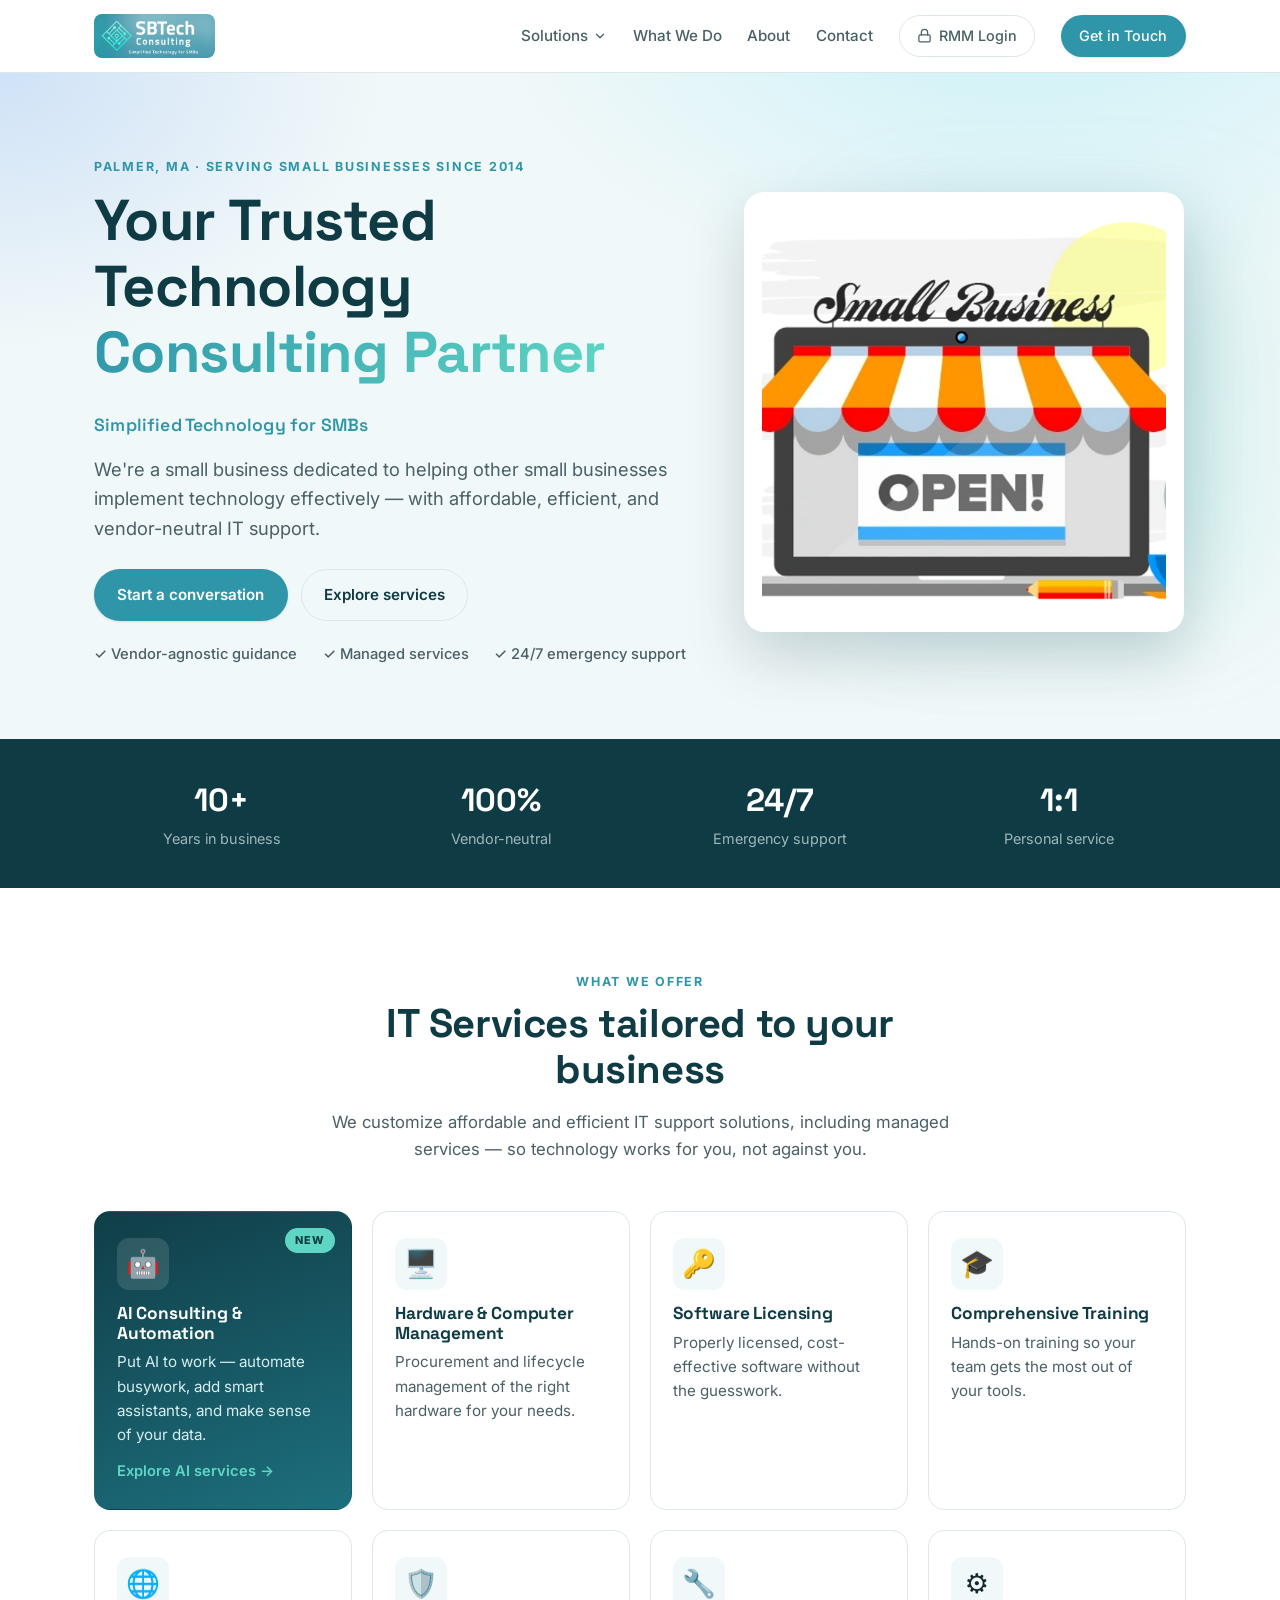
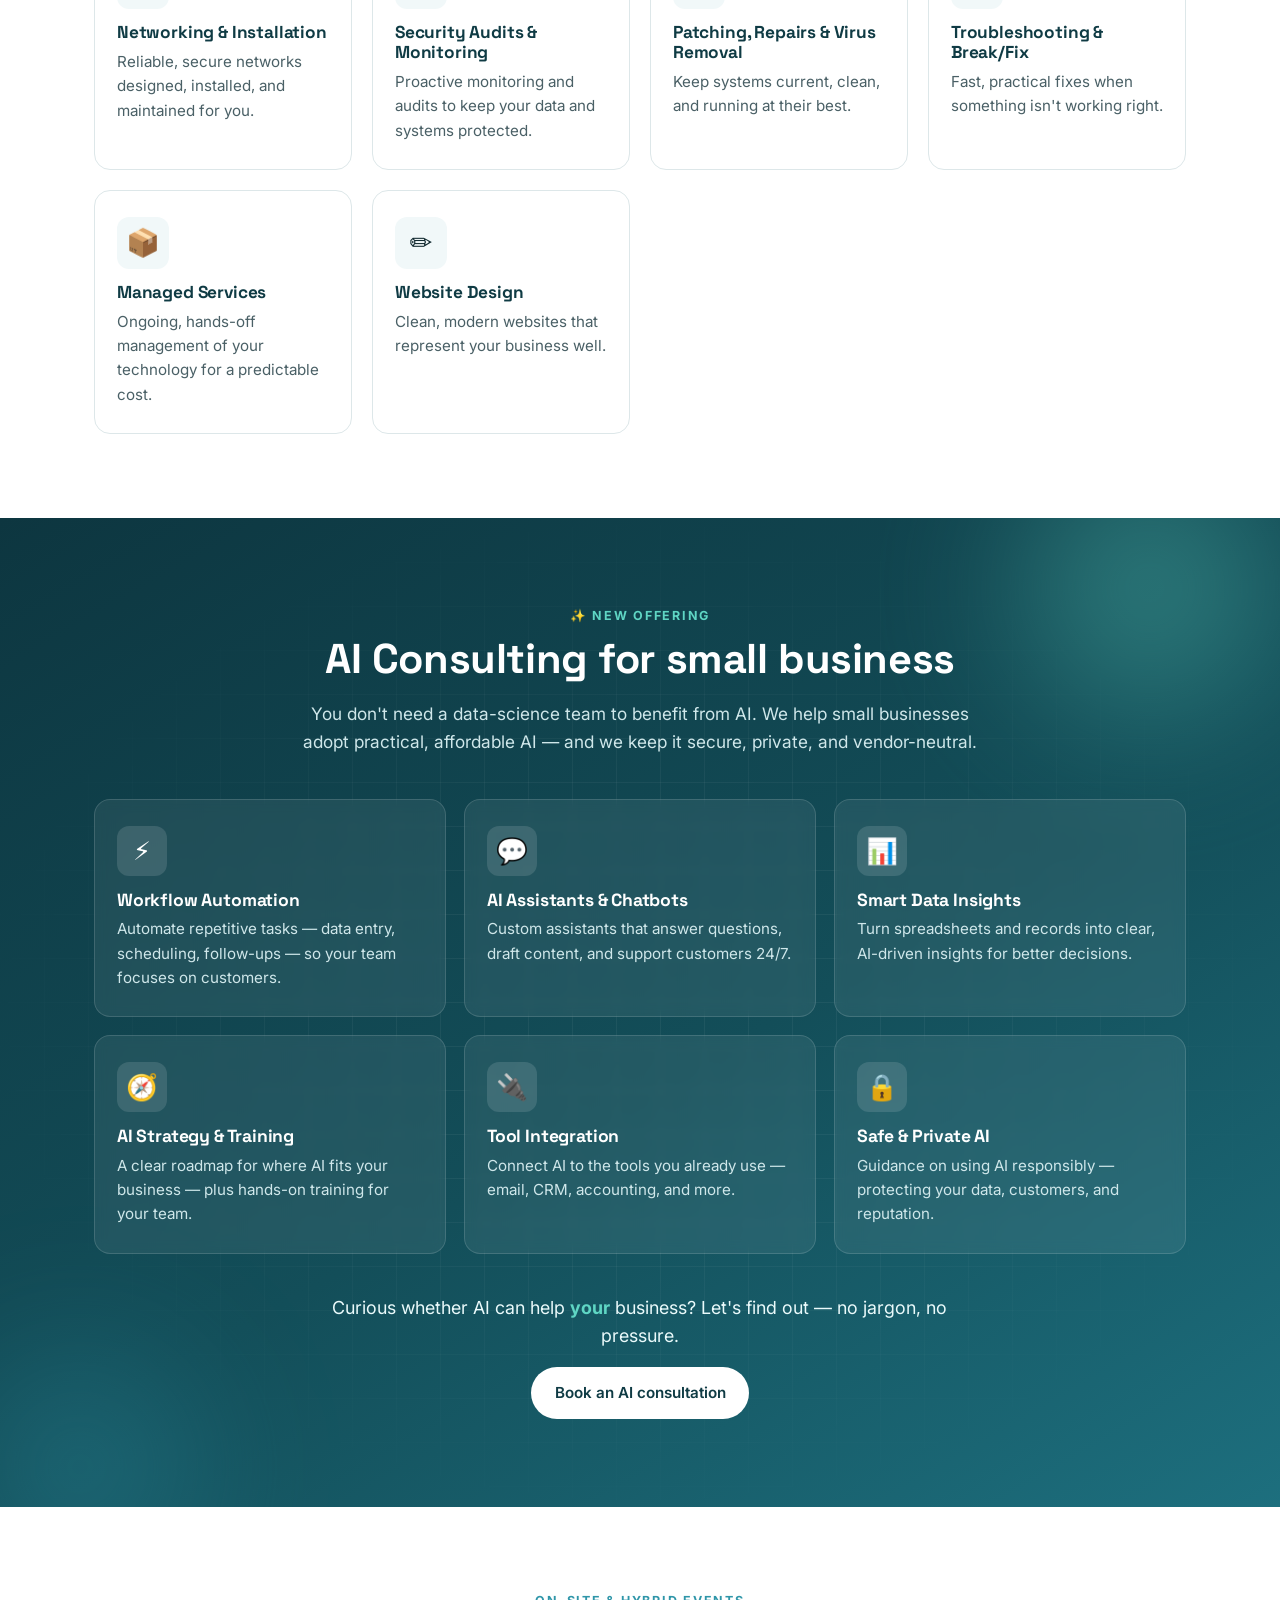
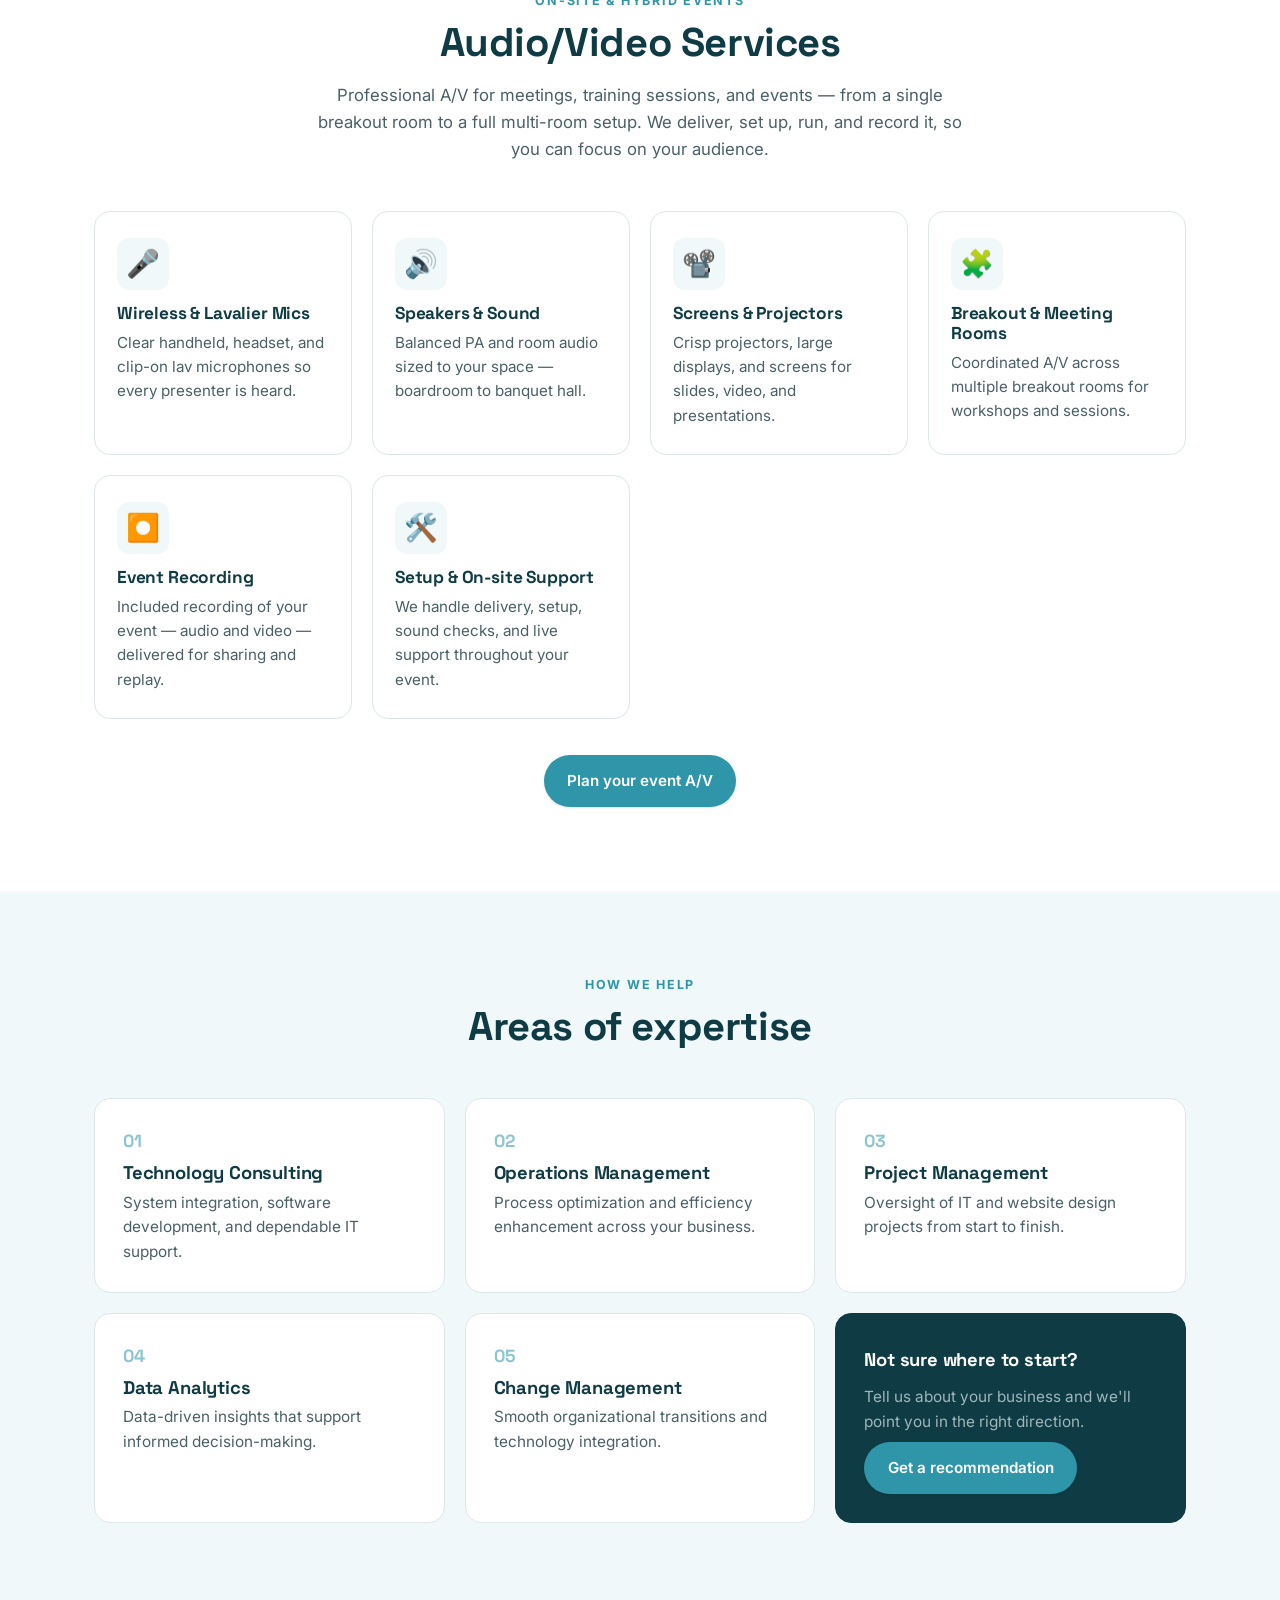
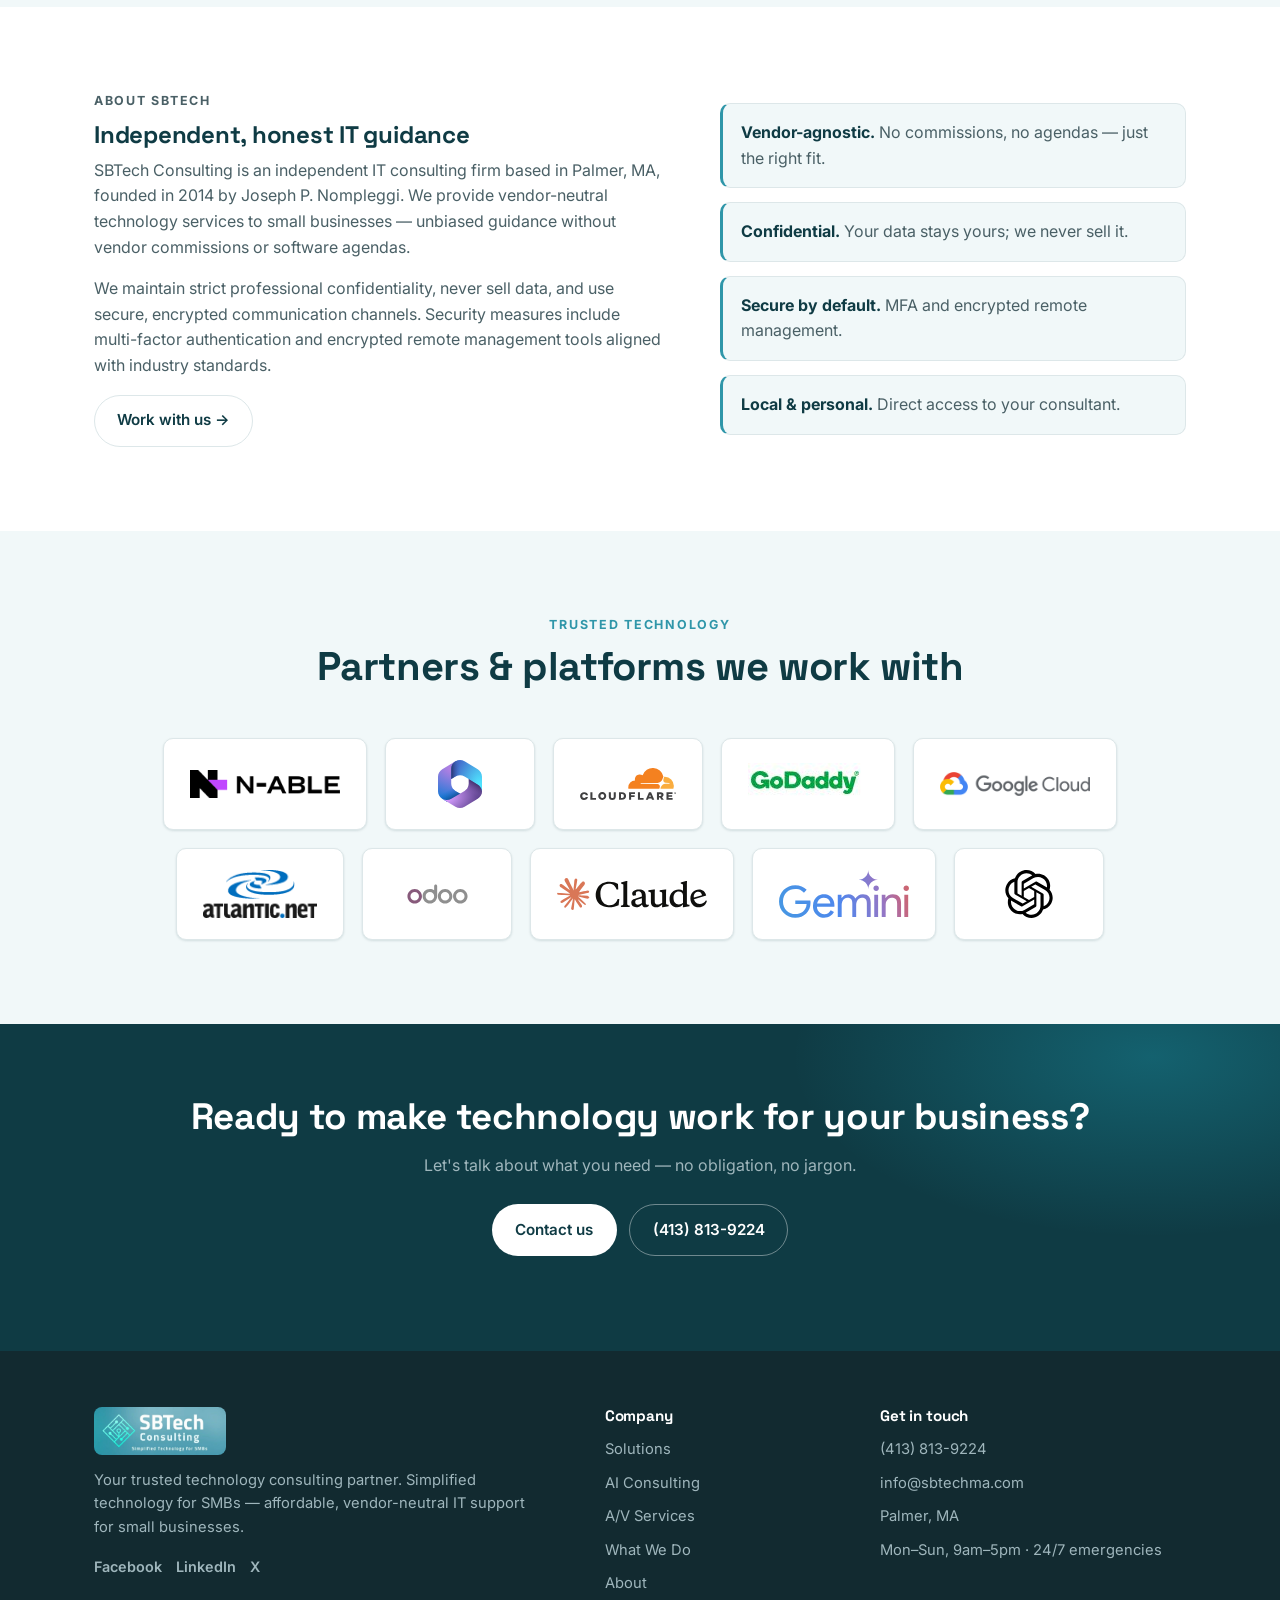
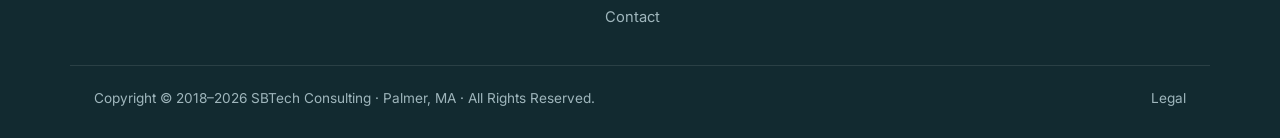
<file: index.html>
<!DOCTYPE html>
<html lang="en">
<head>
  <meta charset="UTF-8" />
  <meta name="viewport" content="width=device-width, initial-scale=1.0" />
  <title>SBTech Consulting — Your Trusted Technology Consulting Partner</title>
  <meta name="description" content="SBTech Consulting helps small businesses implement technology effectively with affordable, vendor-neutral IT support and managed services. Based in Palmer, MA." />
  <meta name="author" content="Joseph P. Nompleggi" />
  <link rel="canonical" href="https://sbtechma.com/" />

  <!-- Open Graph / social -->
  <meta property="og:site_name" content="SBTech Consulting" />
  <meta property="og:title" content="SBTech Consulting — Your Trusted Technology Consulting Partner" />
  <meta property="og:description" content="Affordable, vendor-neutral IT support, AI consulting, and A/V services for small businesses. Palmer, MA." />
  <meta property="og:type" content="website" />
  <meta property="og:url" content="https://sbtechma.com/" />
  <meta property="og:image" content="https://sbtechma.com/assets/og-image.png" />
  <meta property="og:image:width" content="1200" />
  <meta property="og:image:height" content="630" />
  <meta property="og:image:alt" content="SBTech Consulting — Simplified Technology for SMBs" />

  <!-- Twitter / X card -->
  <meta name="twitter:card" content="summary_large_image" />
  <meta name="twitter:title" content="SBTech Consulting — Your Trusted Technology Consulting Partner" />
  <meta name="twitter:description" content="Affordable, vendor-neutral IT support, AI consulting, and A/V services for small businesses. Palmer, MA." />
  <meta name="twitter:image" content="https://sbtechma.com/assets/og-image.png" />
  <meta name="twitter:site" content="@NompleggiJoseph" />

  <link rel="icon" type="image/png" href="assets/favicon.png" />
  <link rel="apple-touch-icon" href="assets/favicon.png" />
  <link rel="preconnect" href="https://fonts.googleapis.com" />
  <link rel="preconnect" href="https://fonts.gstatic.com" crossorigin />
  <link href="https://fonts.googleapis.com/css2?family=Inter:wght@400;500;600;700;800&family=Space+Grotesk:wght@500;600;700&display=swap" rel="stylesheet" />
  <link rel="stylesheet" href="styles.css?v=2" />

  <!-- Structured data: ProfessionalService (LocalBusiness) -->
  <script type="application/ld+json">
  {
    "@context": "https://schema.org",
    "@type": "ProfessionalService",
    "name": "SBTech Consulting",
    "image": "https://sbtechma.com/assets/logo.png",
    "@id": "https://sbtechma.com/#business",
    "url": "https://sbtechma.com/",
    "telephone": "+1-413-813-9224",
    "email": "info@sbtechma.com",
    "slogan": "Simplified Technology for SMBs",
    "description": "Independent, vendor-neutral IT and AI consulting for small businesses. Affordable IT support, managed services, and practical AI consulting based in Palmer, MA.",
    "foundingDate": "2014",
    "founder": {
      "@type": "Person",
      "name": "Joseph P. Nompleggi",
      "jobTitle": "Founder & Principal Consultant"
    },
    "address": {
      "@type": "PostalAddress",
      "addressLocality": "Palmer",
      "addressRegion": "MA",
      "addressCountry": "US"
    },
    "areaServed": {
      "@type": "State",
      "name": "Massachusetts"
    },
    "priceRange": "$$",
    "openingHoursSpecification": [{
      "@type": "OpeningHoursSpecification",
      "dayOfWeek": ["Monday","Tuesday","Wednesday","Thursday","Friday","Saturday","Sunday"],
      "opens": "09:00",
      "closes": "17:00"
    }],
    "sameAs": [
      "https://facebook.com/SBTechOnline/",
      "https://linkedin.com/in/joseph-nompleggi-0834941b",
      "https://x.com/NompleggiJoseph"
    ],
    "hasOfferCatalog": {
      "@type": "OfferCatalog",
      "name": "Services",
      "itemListElement": [
        { "@type": "Offer", "itemOffered": { "@type": "Service", "name": "AI Consulting & Automation" } },
        { "@type": "Offer", "itemOffered": { "@type": "Service", "name": "Managed IT Services" } },
        { "@type": "Offer", "itemOffered": { "@type": "Service", "name": "Vendor-Agnostic IT Support" } },
        { "@type": "Offer", "itemOffered": { "@type": "Service", "name": "Networking & Installation" } },
        { "@type": "Offer", "itemOffered": { "@type": "Service", "name": "Security Audits & Monitoring" } },
        { "@type": "Offer", "itemOffered": { "@type": "Service", "name": "Website Design" } }
      ]
    }
  }
  </script>
</head>
<body>
  <!-- Header -->
  <header class="site-header" id="top">
    <div class="container header-inner">
      <a href="index.html" class="brand" aria-label="SBTech Consulting home">
        <img src="assets/logo.png" alt="SBTech Consulting — Simplified Technology for SMBs" class="brand-logo" />
      </a>
      <nav class="nav" id="nav">
        <div class="nav-item has-dropdown">
          <a href="index.html#services" class="nav-link">Solutions
            <svg class="caret" viewBox="0 0 24 24" fill="none" stroke="currentColor" stroke-width="2.2" stroke-linecap="round" stroke-linejoin="round" aria-hidden="true"><path d="m6 9 6 6 6-6"/></svg>
          </a>
          <div class="dropdown">
            <a href="index.html#services">IT Services</a>
            <a href="index.html#av">A/V Services</a>
            <a href="index.html#ai">AI Consulting</a>
          </div>
        </div>
        <a href="index.html#areas">What We Do</a>
        <a href="index.html#about">About</a>
        <a href="contact.html">Contact</a>
        <a href="https://www.am.remote.management/dashboard/" target="_blank" rel="noopener" class="btn btn-ghost nav-login">
          <svg viewBox="0 0 24 24" fill="none" stroke="currentColor" stroke-width="2" stroke-linecap="round" stroke-linejoin="round" aria-hidden="true"><rect x="3" y="11" width="18" height="11" rx="2"/><path d="M7 11V7a5 5 0 0 1 10 0v4"/></svg>
          RMM Login
        </a>
        <a href="contact.html" class="btn btn-primary nav-cta">Get in Touch</a>
      </nav>
      <button class="nav-toggle" id="navToggle" aria-label="Toggle menu" aria-expanded="false">
        <span></span><span></span><span></span>
      </button>
    </div>
  </header>

  <main>
    <!-- Hero -->
    <section class="hero">
      <div class="container hero-inner">
        <div class="hero-content">
          <p class="eyebrow">Palmer, MA · Serving small businesses since 2014</p>
          <h1>Your Trusted Technology<br /><span class="grad">Consulting Partner</span></h1>
          <p class="tagline">Simplified Technology for SMBs</p>
          <p class="lead">
            We're a small business dedicated to helping other small businesses implement
            technology effectively — with affordable, efficient, and vendor-neutral IT support.
          </p>
          <div class="hero-actions">
            <a href="contact.html" class="btn btn-primary">Start a conversation</a>
            <a href="#services" class="btn btn-ghost">Explore services</a>
          </div>
          <ul class="hero-badges">
            <li>✓ Vendor-agnostic guidance</li>
            <li>✓ Managed services</li>
            <li>✓ 24/7 emergency support</li>
          </ul>
        </div>
        <div class="hero-image-wrap">
          <div class="hero-card-glow"></div>
          <img src="assets/hero.png" alt="Small business open for business — technology that works for you" class="hero-image" />
        </div>
      </div>
    </section>

    <!-- Stats strip -->
    <section class="stats">
      <div class="container stats-grid">
        <div class="stat"><strong>10+</strong><span>Years in business</span></div>
        <div class="stat"><strong>100%</strong><span>Vendor-neutral</span></div>
        <div class="stat"><strong>24/7</strong><span>Emergency support</span></div>
        <div class="stat"><strong>1:1</strong><span>Personal service</span></div>
      </div>
    </section>

    <!-- Services -->
    <section class="section" id="services">
      <div class="container">
        <div class="section-head">
          <p class="eyebrow">What we offer</p>
          <h2>IT Services tailored to your business</h2>
          <p class="section-sub">
            We customize affordable and efficient IT support solutions, including managed
            services — so technology works for you, not against you.
          </p>
        </div>
        <div class="cards">
          <article class="card card-featured">
            <span class="card-badge">New</span>
            <div class="card-icon">🤖</div>
            <h3>AI Consulting &amp; Automation</h3>
            <p>Put AI to work — automate busywork, add smart assistants, and make sense of your data.</p>
            <a href="#ai" class="card-link">Explore AI services →</a>
          </article>
          <article class="card">
            <div class="card-icon">🖥️</div>
            <h3>Hardware &amp; Computer Management</h3>
            <p>Procurement and lifecycle management of the right hardware for your needs.</p>
          </article>
          <article class="card">
            <div class="card-icon">🔑</div>
            <h3>Software Licensing</h3>
            <p>Properly licensed, cost-effective software without the guesswork.</p>
          </article>
          <article class="card">
            <div class="card-icon">🎓</div>
            <h3>Comprehensive Training</h3>
            <p>Hands-on training so your team gets the most out of your tools.</p>
          </article>
          <article class="card">
            <div class="card-icon">🌐</div>
            <h3>Networking &amp; Installation</h3>
            <p>Reliable, secure networks designed, installed, and maintained for you.</p>
          </article>
          <article class="card">
            <div class="card-icon">🛡️</div>
            <h3>Security Audits &amp; Monitoring</h3>
            <p>Proactive monitoring and audits to keep your data and systems protected.</p>
          </article>
          <article class="card">
            <div class="card-icon">🔧</div>
            <h3>Patching, Repairs &amp; Virus Removal</h3>
            <p>Keep systems current, clean, and running at their best.</p>
          </article>
          <article class="card">
            <div class="card-icon">⚙️</div>
            <h3>Troubleshooting &amp; Break/Fix</h3>
            <p>Fast, practical fixes when something isn't working right.</p>
          </article>
          <article class="card">
            <div class="card-icon">📦</div>
            <h3>Managed Services</h3>
            <p>Ongoing, hands-off management of your technology for a predictable cost.</p>
          </article>
          <article class="card">
            <div class="card-icon">✏️</div>
            <h3>Website Design</h3>
            <p>Clean, modern websites that represent your business well.</p>
          </article>
        </div>
      </div>
    </section>

    <!-- AI Consulting -->
    <section class="ai" id="ai">
      <div class="ai-bg" aria-hidden="true">
        <span class="ai-orb ai-orb-1"></span>
        <span class="ai-orb ai-orb-2"></span>
        <span class="ai-grid"></span>
      </div>
      <div class="container ai-inner">
        <div class="ai-head">
          <p class="eyebrow eyebrow-light">✨ New offering</p>
          <h2>AI Consulting for small business</h2>
          <p class="ai-sub">
            You don't need a data-science team to benefit from AI. We help small businesses
            adopt practical, affordable AI — and we keep it secure, private, and vendor-neutral.
          </p>
        </div>

        <div class="ai-cards">
          <article class="ai-card">
            <div class="ai-card-icon">⚡</div>
            <h3>Workflow Automation</h3>
            <p>Automate repetitive tasks — data entry, scheduling, follow-ups — so your team focuses on customers.</p>
          </article>
          <article class="ai-card">
            <div class="ai-card-icon">💬</div>
            <h3>AI Assistants &amp; Chatbots</h3>
            <p>Custom assistants that answer questions, draft content, and support customers 24/7.</p>
          </article>
          <article class="ai-card">
            <div class="ai-card-icon">📊</div>
            <h3>Smart Data Insights</h3>
            <p>Turn spreadsheets and records into clear, AI-driven insights for better decisions.</p>
          </article>
          <article class="ai-card">
            <div class="ai-card-icon">🧭</div>
            <h3>AI Strategy &amp; Training</h3>
            <p>A clear roadmap for where AI fits your business — plus hands-on training for your team.</p>
          </article>
          <article class="ai-card">
            <div class="ai-card-icon">🔌</div>
            <h3>Tool Integration</h3>
            <p>Connect AI to the tools you already use — email, CRM, accounting, and more.</p>
          </article>
          <article class="ai-card">
            <div class="ai-card-icon">🔒</div>
            <h3>Safe &amp; Private AI</h3>
            <p>Guidance on using AI responsibly — protecting your data, customers, and reputation.</p>
          </article>
        </div>

        <div class="ai-cta">
          <p>Curious whether AI can help <em>your</em> business? Let's find out — no jargon, no pressure.</p>
          <a href="contact.html" class="btn btn-light">Book an AI consultation</a>
        </div>
      </div>
    </section>

    <!-- Audio/Video Services -->
    <section class="section" id="av">
      <div class="container">
        <div class="section-head">
          <p class="eyebrow">On-site &amp; hybrid events</p>
          <h2>Audio/Video Services</h2>
          <p class="section-sub">
            Professional A/V for meetings, training sessions, and events — from a single
            breakout room to a full multi-room setup. We deliver, set up, run, and record it,
            so you can focus on your audience.
          </p>
        </div>
        <div class="cards">
          <article class="card">
            <div class="card-icon">🎤</div>
            <h3>Wireless &amp; Lavalier Mics</h3>
            <p>Clear handheld, headset, and clip-on lav microphones so every presenter is heard.</p>
          </article>
          <article class="card">
            <div class="card-icon">🔊</div>
            <h3>Speakers &amp; Sound</h3>
            <p>Balanced PA and room audio sized to your space — boardroom to banquet hall.</p>
          </article>
          <article class="card">
            <div class="card-icon">📽️</div>
            <h3>Screens &amp; Projectors</h3>
            <p>Crisp projectors, large displays, and screens for slides, video, and presentations.</p>
          </article>
          <article class="card">
            <div class="card-icon">🧩</div>
            <h3>Breakout &amp; Meeting Rooms</h3>
            <p>Coordinated A/V across multiple breakout rooms for workshops and sessions.</p>
          </article>
          <article class="card">
            <div class="card-icon">⏺️</div>
            <h3>Event Recording</h3>
            <p>Included recording of your event — audio and video — delivered for sharing and replay.</p>
          </article>
          <article class="card">
            <div class="card-icon">🛠️</div>
            <h3>Setup &amp; On-site Support</h3>
            <p>We handle delivery, setup, sound checks, and live support throughout your event.</p>
          </article>
        </div>
        <div class="av-cta">
          <a href="contact.html" class="btn btn-primary">Plan your event A/V</a>
        </div>
      </div>
    </section>

    <!-- Business areas -->
    <section class="section section-alt" id="areas">
      <div class="container">
        <div class="section-head">
          <p class="eyebrow">How we help</p>
          <h2>Areas of expertise</h2>
        </div>
        <div class="areas">
          <div class="area">
            <span class="area-num">01</span>
            <h3>Technology Consulting</h3>
            <p>System integration, software development, and dependable IT support.</p>
          </div>
          <div class="area">
            <span class="area-num">02</span>
            <h3>Operations Management</h3>
            <p>Process optimization and efficiency enhancement across your business.</p>
          </div>
          <div class="area">
            <span class="area-num">03</span>
            <h3>Project Management</h3>
            <p>Oversight of IT and website design projects from start to finish.</p>
          </div>
          <div class="area">
            <span class="area-num">04</span>
            <h3>Data Analytics</h3>
            <p>Data-driven insights that support informed decision-making.</p>
          </div>
          <div class="area">
            <span class="area-num">05</span>
            <h3>Change Management</h3>
            <p>Smooth organizational transitions and technology integration.</p>
          </div>
          <div class="area area-cta">
            <h3>Not sure where to start?</h3>
            <p>Tell us about your business and we'll point you in the right direction.</p>
            <a href="contact.html" class="btn btn-primary">Get a recommendation</a>
          </div>
        </div>
      </div>
    </section>

    <!-- About -->
    <section class="section" id="about">
      <div class="container about-grid">
        <div class="about-copy">
          <p class="eyebrow">About SBTech</p>
          <h2>Independent, honest IT guidance</h2>
          <p>
            SBTech Consulting is an independent IT consulting firm based in Palmer, MA,
            founded in 2014 by Joseph P. Nompleggi. We provide vendor-neutral technology
            services to small businesses — unbiased guidance without vendor commissions
            or software agendas.
          </p>
          <p>
            We maintain strict professional confidentiality, never sell data, and use
            secure, encrypted communication channels. Security measures include
            multi-factor authentication and encrypted remote management tools aligned
            with industry standards.
          </p>
          <a href="contact.html" class="btn btn-ghost">Work with us →</a>
        </div>
        <ul class="about-points">
          <li><strong>Vendor-agnostic.</strong> No commissions, no agendas — just the right fit.</li>
          <li><strong>Confidential.</strong> Your data stays yours; we never sell it.</li>
          <li><strong>Secure by default.</strong> MFA and encrypted remote management.</li>
          <li><strong>Local &amp; personal.</strong> Direct access to your consultant.</li>
        </ul>
      </div>
    </section>

    <!-- Partners -->
    <section class="section section-alt" id="partners">
      <div class="container">
        <div class="section-head">
          <p class="eyebrow">Trusted technology</p>
          <h2>Partners &amp; platforms we work with</h2>
        </div>
        <ul class="partners">
          <li><img src="assets/nable.png" alt="N-able" /></li>
          <li><img src="assets/m365.svg" alt="Microsoft 365" /></li>
          <li><img src="assets/cloudflare.svg" alt="Cloudflare" /></li>
          <li><img src="assets/godaddy.png" alt="GoDaddy" /></li>
          <li><img src="assets/gcloud.png" alt="Google Cloud" /></li>
          <li><img src="assets/atlantic.png" alt="Atlantic.net" /></li>
          <li><img src="assets/odoo.svg" alt="Odoo" /></li>
          <li><img src="assets/claude.svg" alt="Claude" /></li>
          <li><img src="assets/gemini.svg" alt="Google Gemini" /></li>
          <li><img src="assets/chatgpt.svg" alt="ChatGPT" /></li>
        </ul>
      </div>
    </section>

    <!-- CTA -->
    <section class="cta">
      <div class="container cta-inner">
        <h2>Ready to make technology work for your business?</h2>
        <p>Let's talk about what you need — no obligation, no jargon.</p>
        <div class="hero-actions">
          <a href="contact.html" class="btn btn-light">Contact us</a>
          <a href="tel:+14138139224" class="btn btn-ghost-light">(413) 813-9224</a>
        </div>
      </div>
    </section>
  </main>

  <!-- Footer -->
  <footer class="site-footer">
    <div class="container footer-grid">
      <div>
        <a href="index.html" class="brand brand-footer" aria-label="SBTech Consulting home">
          <img src="assets/logo.png" alt="SBTech Consulting" class="brand-logo" />
        </a>
        <p class="footer-blurb">Your trusted technology consulting partner. Simplified technology for SMBs — affordable, vendor-neutral IT support for small businesses.</p>
        <div class="social">
          <a href="https://facebook.com/SBTechOnline/" aria-label="Facebook" target="_blank" rel="noopener">Facebook</a>
          <a href="https://linkedin.com/in/joseph-nompleggi-0834941b" aria-label="LinkedIn" target="_blank" rel="noopener">LinkedIn</a>
          <a href="https://x.com/NompleggiJoseph" aria-label="X" target="_blank" rel="noopener">X</a>
        </div>
      </div>
      <div class="footer-col">
        <h4>Company</h4>
        <a href="index.html#services">Solutions</a>
        <a href="index.html#ai">AI Consulting</a>
        <a href="index.html#av">A/V Services</a>
        <a href="index.html#areas">What We Do</a>
        <a href="index.html#about">About</a>
        <a href="contact.html">Contact</a>
      </div>
      <div class="footer-col">
        <h4>Get in touch</h4>
        <a href="tel:+14138139224">(413) 813-9224</a>
        <a href="mailto:info@sbtechma.com">info@sbtechma.com</a>
        <span>Palmer, MA</span>
        <span>Mon–Sun, 9am–5pm · 24/7 emergencies</span>
      </div>
    </div>
    <div class="container footer-bottom">
      <p>Copyright © 2018–<span id="year"></span> SBTech Consulting · Palmer, MA · All Rights Reserved.</p>
      <p class="footer-legal">
        <a href="legal.html">Legal</a>
      </p>
    </div>
  </footer>

  <script src="script.js?v=2"></script>
</body>
</html>
</file>
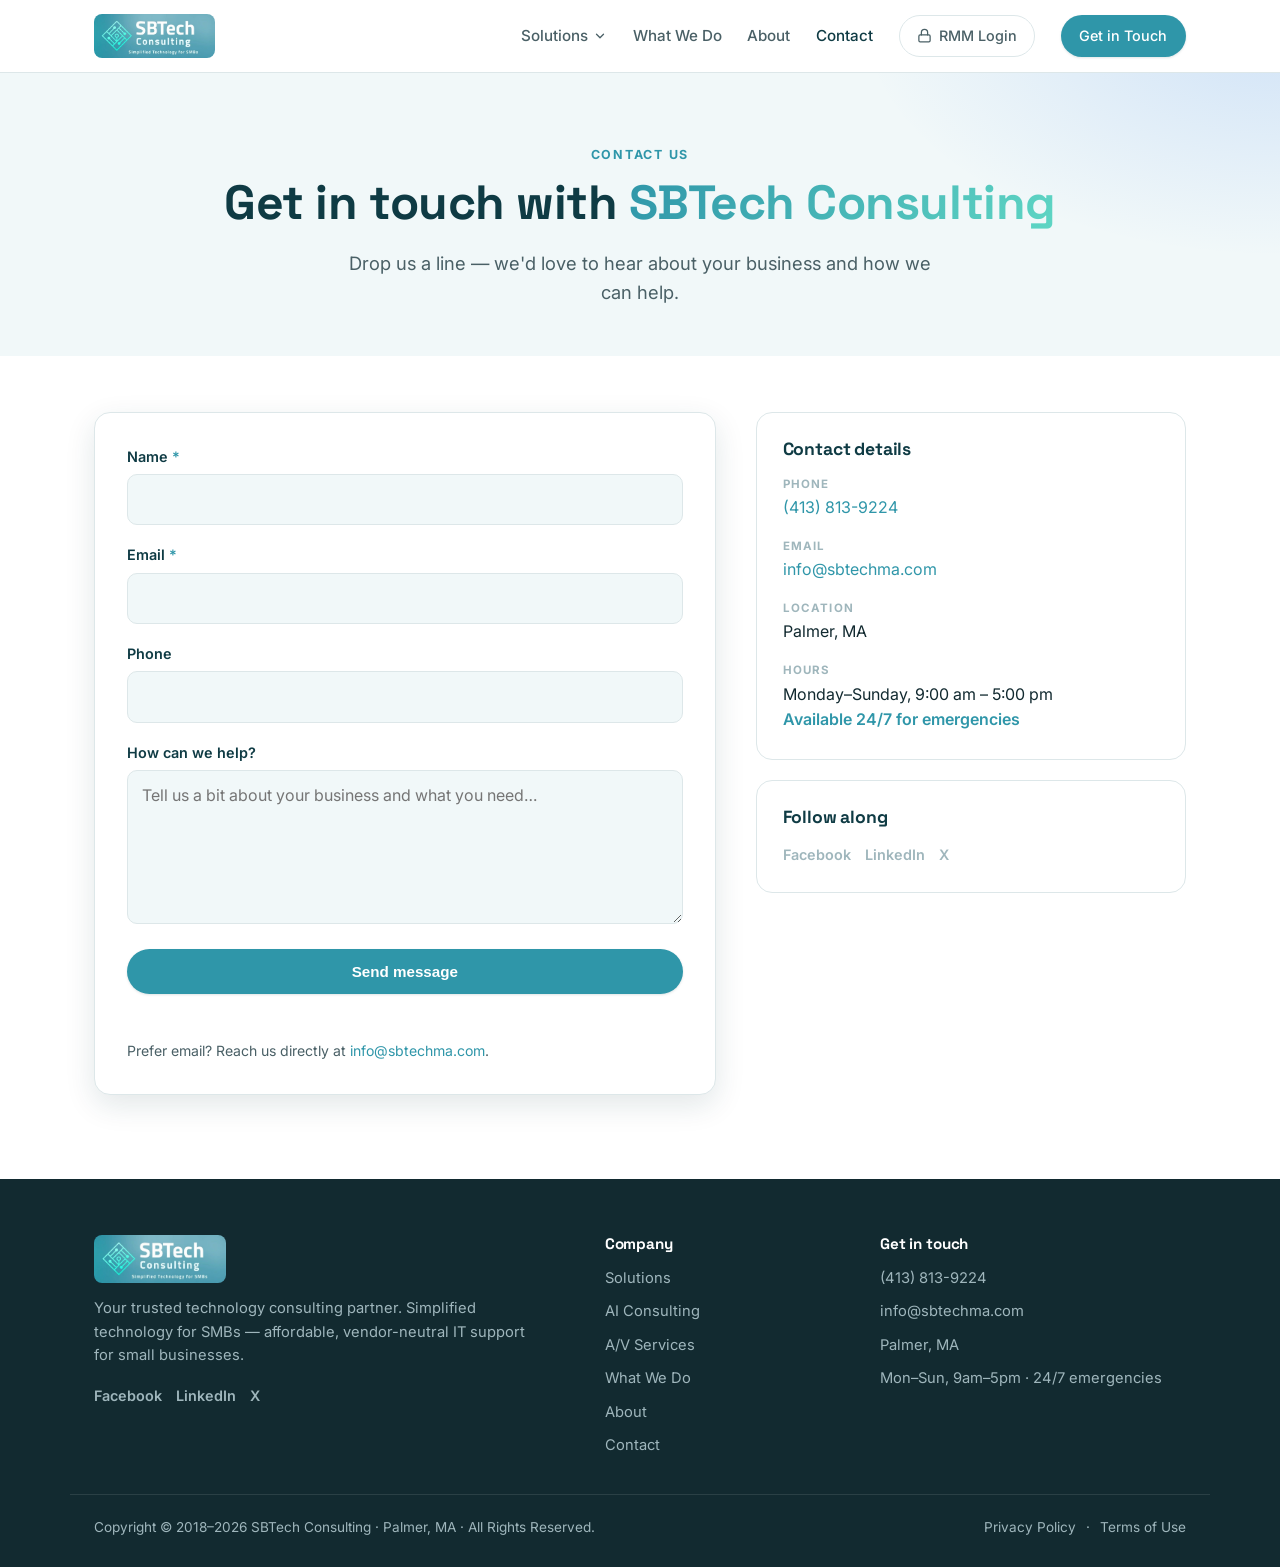
<file: contact.html>
<!DOCTYPE html>
<html lang="en">
<head>
  <meta charset="UTF-8" />
  <meta name="viewport" content="width=device-width, initial-scale=1.0" />
  <title>Contact Us — SBTech Consulting</title>
  <meta name="description" content="Get in touch with SBTech Consulting. Call (413) 813-9224 or email info@sbtechma.com. Based in Palmer, MA. Available 24/7 for emergencies." />
  <link rel="canonical" href="https://sbtechma.com/contact.html" />

  <!-- Open Graph / social -->
  <meta property="og:site_name" content="SBTech Consulting" />
  <meta property="og:title" content="Contact SBTech Consulting" />
  <meta property="og:description" content="Get in touch with SBTech Consulting — call (413) 813-9224 or email info@sbtechma.com. Palmer, MA." />
  <meta property="og:type" content="website" />
  <meta property="og:url" content="https://sbtechma.com/contact.html" />
  <meta property="og:image" content="https://sbtechma.com/assets/og-image.png" />
  <meta property="og:image:width" content="1200" />
  <meta property="og:image:height" content="630" />
  <meta property="og:image:alt" content="SBTech Consulting — Simplified Technology for SMBs" />
  <meta name="twitter:card" content="summary_large_image" />
  <meta name="twitter:image" content="https://sbtechma.com/assets/og-image.png" />

  <link rel="icon" type="image/png" href="assets/favicon.png" />
  <link rel="apple-touch-icon" href="assets/favicon.png" />
  <link rel="preconnect" href="https://fonts.googleapis.com" />
  <link rel="preconnect" href="https://fonts.gstatic.com" crossorigin />
  <link href="https://fonts.googleapis.com/css2?family=Inter:wght@400;500;600;700;800&family=Space+Grotesk:wght@500;600;700&display=swap" rel="stylesheet" />
  <link rel="stylesheet" href="styles.css?v=2" />
</head>
<body>
  <!-- Header -->
  <header class="site-header" id="top">
    <div class="container header-inner">
      <a href="index.html" class="brand" aria-label="SBTech Consulting home">
        <img src="assets/logo.png" alt="SBTech Consulting — Simplified Technology for SMBs" class="brand-logo" />
      </a>
      <nav class="nav" id="nav">
        <div class="nav-item has-dropdown">
          <a href="index.html#services" class="nav-link">Solutions
            <svg class="caret" viewBox="0 0 24 24" fill="none" stroke="currentColor" stroke-width="2.2" stroke-linecap="round" stroke-linejoin="round" aria-hidden="true"><path d="m6 9 6 6 6-6"/></svg>
          </a>
          <div class="dropdown">
            <a href="index.html#services">IT Services</a>
            <a href="index.html#av">A/V Services</a>
            <a href="index.html#ai">AI Consulting</a>
          </div>
        </div>
        <a href="index.html#areas">What We Do</a>
        <a href="index.html#about">About</a>
        <a href="contact.html" class="active">Contact</a>
        <a href="https://www.am.remote.management/dashboard/" target="_blank" rel="noopener" class="btn btn-ghost nav-login">
          <svg viewBox="0 0 24 24" fill="none" stroke="currentColor" stroke-width="2" stroke-linecap="round" stroke-linejoin="round" aria-hidden="true"><rect x="3" y="11" width="18" height="11" rx="2"/><path d="M7 11V7a5 5 0 0 1 10 0v4"/></svg>
          RMM Login
        </a>
        <a href="contact.html" class="btn btn-primary nav-cta">Get in Touch</a>
      </nav>
      <button class="nav-toggle" id="navToggle" aria-label="Toggle menu" aria-expanded="false">
        <span></span><span></span><span></span>
      </button>
    </div>
  </header>

  <main>
    <section class="page-hero">
      <div class="container">
        <p class="eyebrow">Contact Us</p>
        <h1>Get in touch with <span class="grad">SBTech Consulting</span></h1>
        <p class="lead">Drop us a line — we'd love to hear about your business and how we can help.</p>
      </div>
    </section>

    <section class="section contact-section">
      <div class="container contact-grid">
        <!-- Form -->
        <div class="contact-form-wrap">
          <form id="contactForm" class="contact-form" action="https://api.web3forms.com/submit" method="POST" novalidate>
            <!-- Web3Forms config: replace the access key below with your own (see README) -->
            <input type="hidden" name="access_key" value="YOUR_WEB3FORMS_ACCESS_KEY" />
            <input type="hidden" name="subject" value="New inquiry from sbtechma.com" />
            <input type="hidden" name="from_name" value="SBTech Consulting Website" />
            <!-- Honeypot spam trap (hidden from real users) -->
            <input type="checkbox" name="botcheck" class="hp-field" tabindex="-1" autocomplete="off" />
            <div class="field">
              <label for="name">Name <span class="req">*</span></label>
              <input type="text" id="name" name="name" autocomplete="name" required />
            </div>
            <div class="field">
              <label for="email">Email <span class="req">*</span></label>
              <input type="email" id="email" name="email" autocomplete="email" required />
            </div>
            <div class="field">
              <label for="phone">Phone</label>
              <input type="tel" id="phone" name="phone" autocomplete="tel" />
            </div>
            <div class="field">
              <label for="message">How can we help?</label>
              <textarea id="message" name="message" rows="5" placeholder="Tell us a bit about your business and what you need…"></textarea>
            </div>
            <button type="submit" class="btn btn-primary btn-block">Send message</button>
            <p class="form-note" id="formNote" role="status"></p>
            <p class="form-fineprint">
              Prefer email? Reach us directly at
              <a href="mailto:info@sbtechma.com">info@sbtechma.com</a>.
            </p>
          </form>
        </div>

        <!-- Details -->
        <aside class="contact-details">
          <div class="detail-card">
            <h3>Contact details</h3>
            <ul class="detail-list">
              <li>
                <span class="detail-label">Phone</span>
                <a href="tel:+14138139224">(413) 813-9224</a>
              </li>
              <li>
                <span class="detail-label">Email</span>
                <a href="mailto:info@sbtechma.com">info@sbtechma.com</a>
              </li>
              <li>
                <span class="detail-label">Location</span>
                <span>Palmer, MA</span>
              </li>
              <li>
                <span class="detail-label">Hours</span>
                <span>Monday–Sunday, 9:00 am – 5:00 pm<br /><em>Available 24/7 for emergencies</em></span>
              </li>
            </ul>
          </div>
          <div class="detail-card">
            <h3>Follow along</h3>
            <div class="social">
              <a href="https://facebook.com/SBTechOnline/" target="_blank" rel="noopener">Facebook</a>
              <a href="https://linkedin.com/in/joseph-nompleggi-0834941b" target="_blank" rel="noopener">LinkedIn</a>
              <a href="https://x.com/NompleggiJoseph" target="_blank" rel="noopener">X</a>
            </div>
          </div>
        </aside>
      </div>
    </section>
  </main>

  <footer class="site-footer">
    <div class="container footer-grid">
      <div>
        <a href="index.html" class="brand brand-footer" aria-label="SBTech Consulting home">
          <img src="assets/logo.png" alt="SBTech Consulting" class="brand-logo" />
        </a>
        <p class="footer-blurb">Your trusted technology consulting partner. Simplified technology for SMBs — affordable, vendor-neutral IT support for small businesses.</p>
        <div class="social">
          <a href="https://facebook.com/SBTechOnline/" target="_blank" rel="noopener">Facebook</a>
          <a href="https://linkedin.com/in/joseph-nompleggi-0834941b" target="_blank" rel="noopener">LinkedIn</a>
          <a href="https://x.com/NompleggiJoseph" target="_blank" rel="noopener">X</a>
        </div>
      </div>
      <div class="footer-col">
        <h4>Company</h4>
        <a href="index.html#services">Solutions</a>
        <a href="index.html#ai">AI Consulting</a>
        <a href="index.html#av">A/V Services</a>
        <a href="index.html#areas">What We Do</a>
        <a href="index.html#about">About</a>
        <a href="contact.html">Contact</a>
      </div>
      <div class="footer-col">
        <h4>Get in touch</h4>
        <a href="tel:+14138139224">(413) 813-9224</a>
        <a href="mailto:info@sbtechma.com">info@sbtechma.com</a>
        <span>Palmer, MA</span>
        <span>Mon–Sun, 9am–5pm · 24/7 emergencies</span>
      </div>
    </div>
    <div class="container footer-bottom">
      <p>Copyright © 2018–<span id="year"></span> SBTech Consulting · Palmer, MA · All Rights Reserved.</p>
      <p class="footer-legal">
        <a href="privacy.html">Privacy Policy</a>
        <span aria-hidden="true">·</span>
        <a href="terms.html">Terms of Use</a>
      </p>
    </div>
  </footer>

  <script src="script.js?v=2"></script>
</body>
</html>
</file>
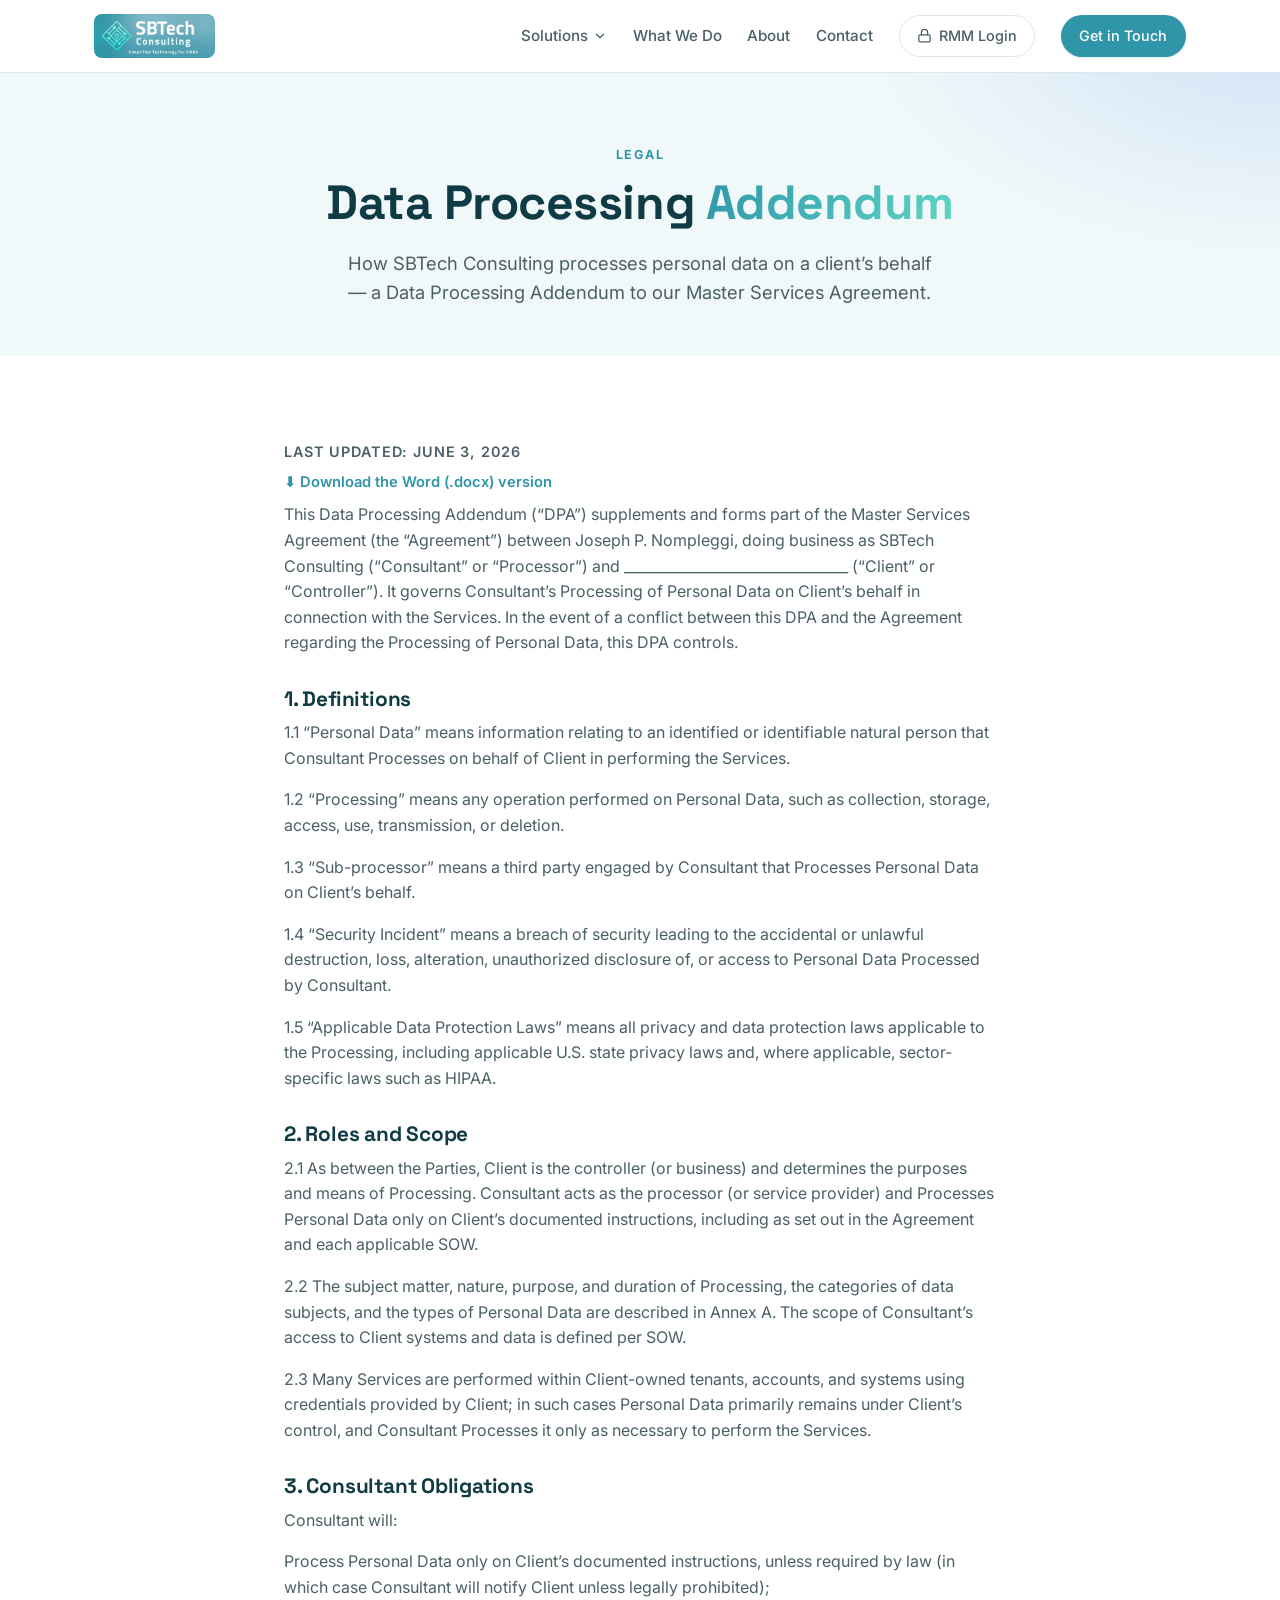
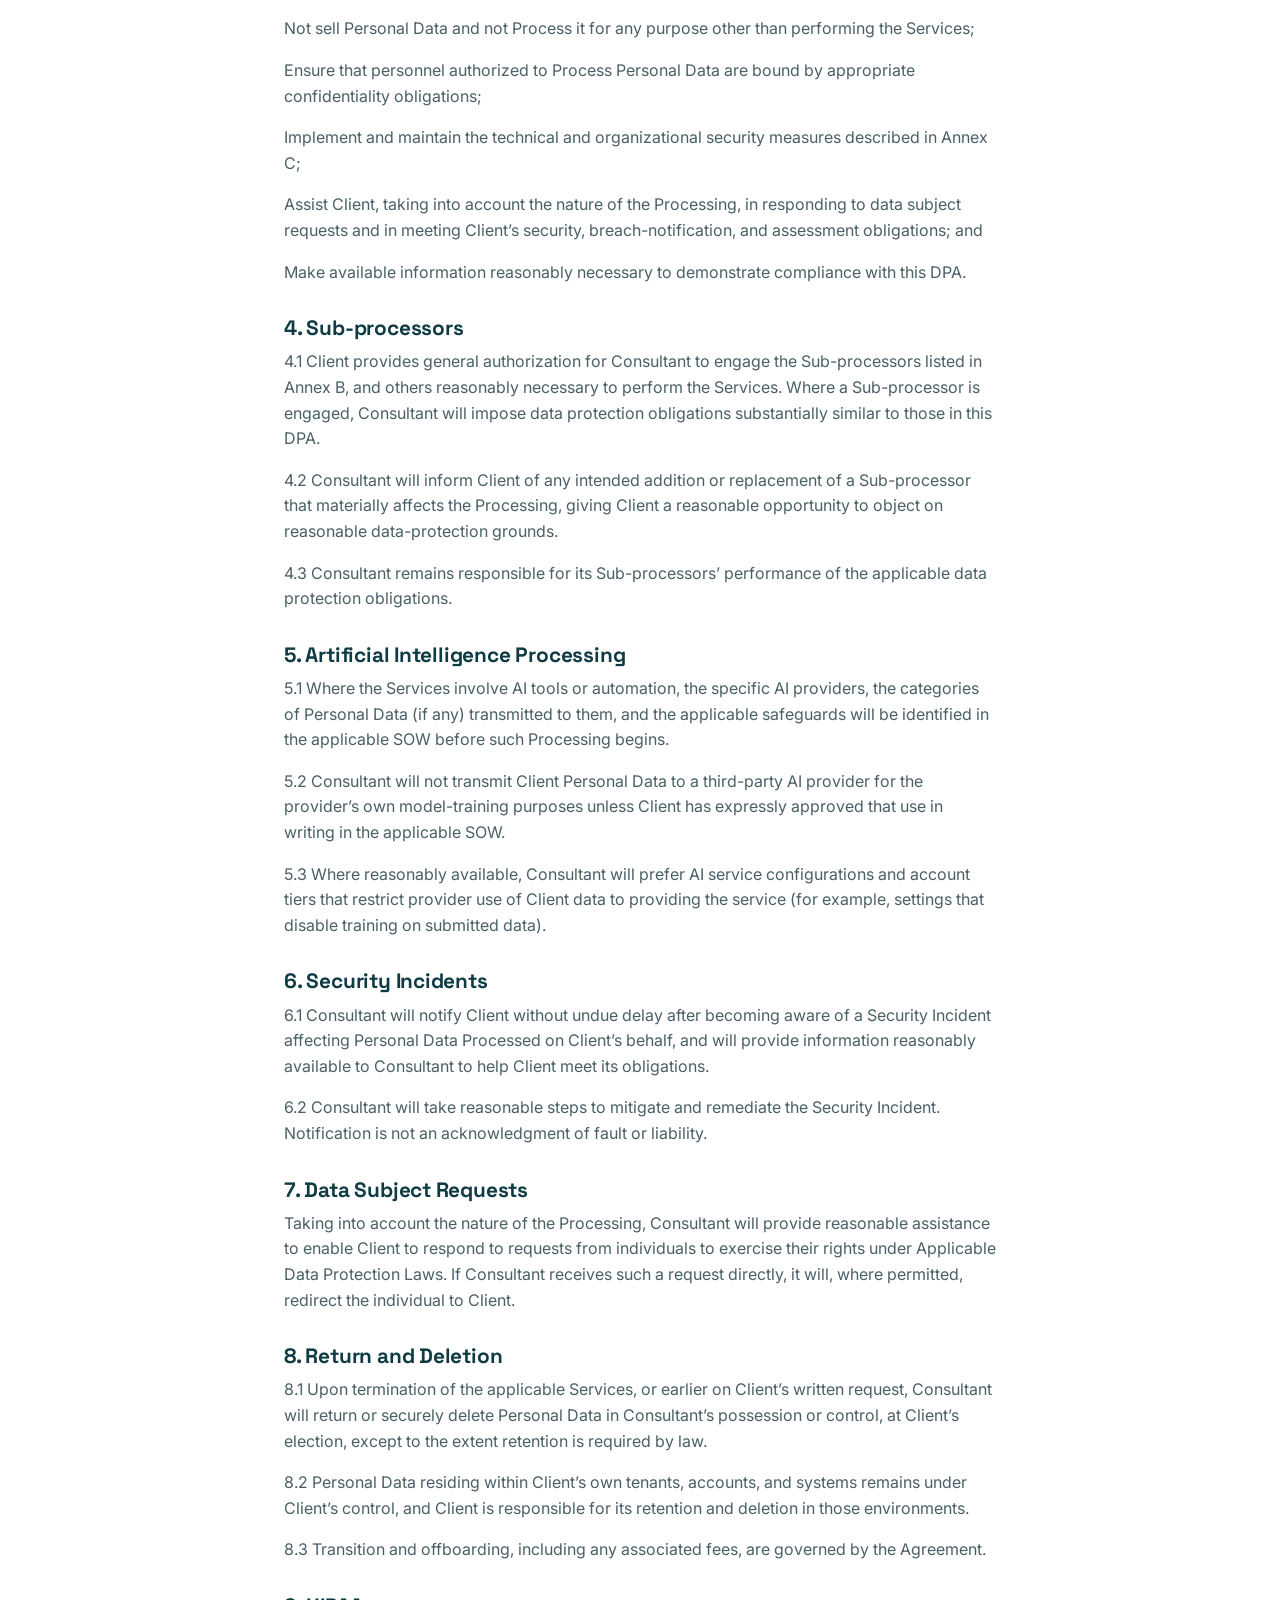
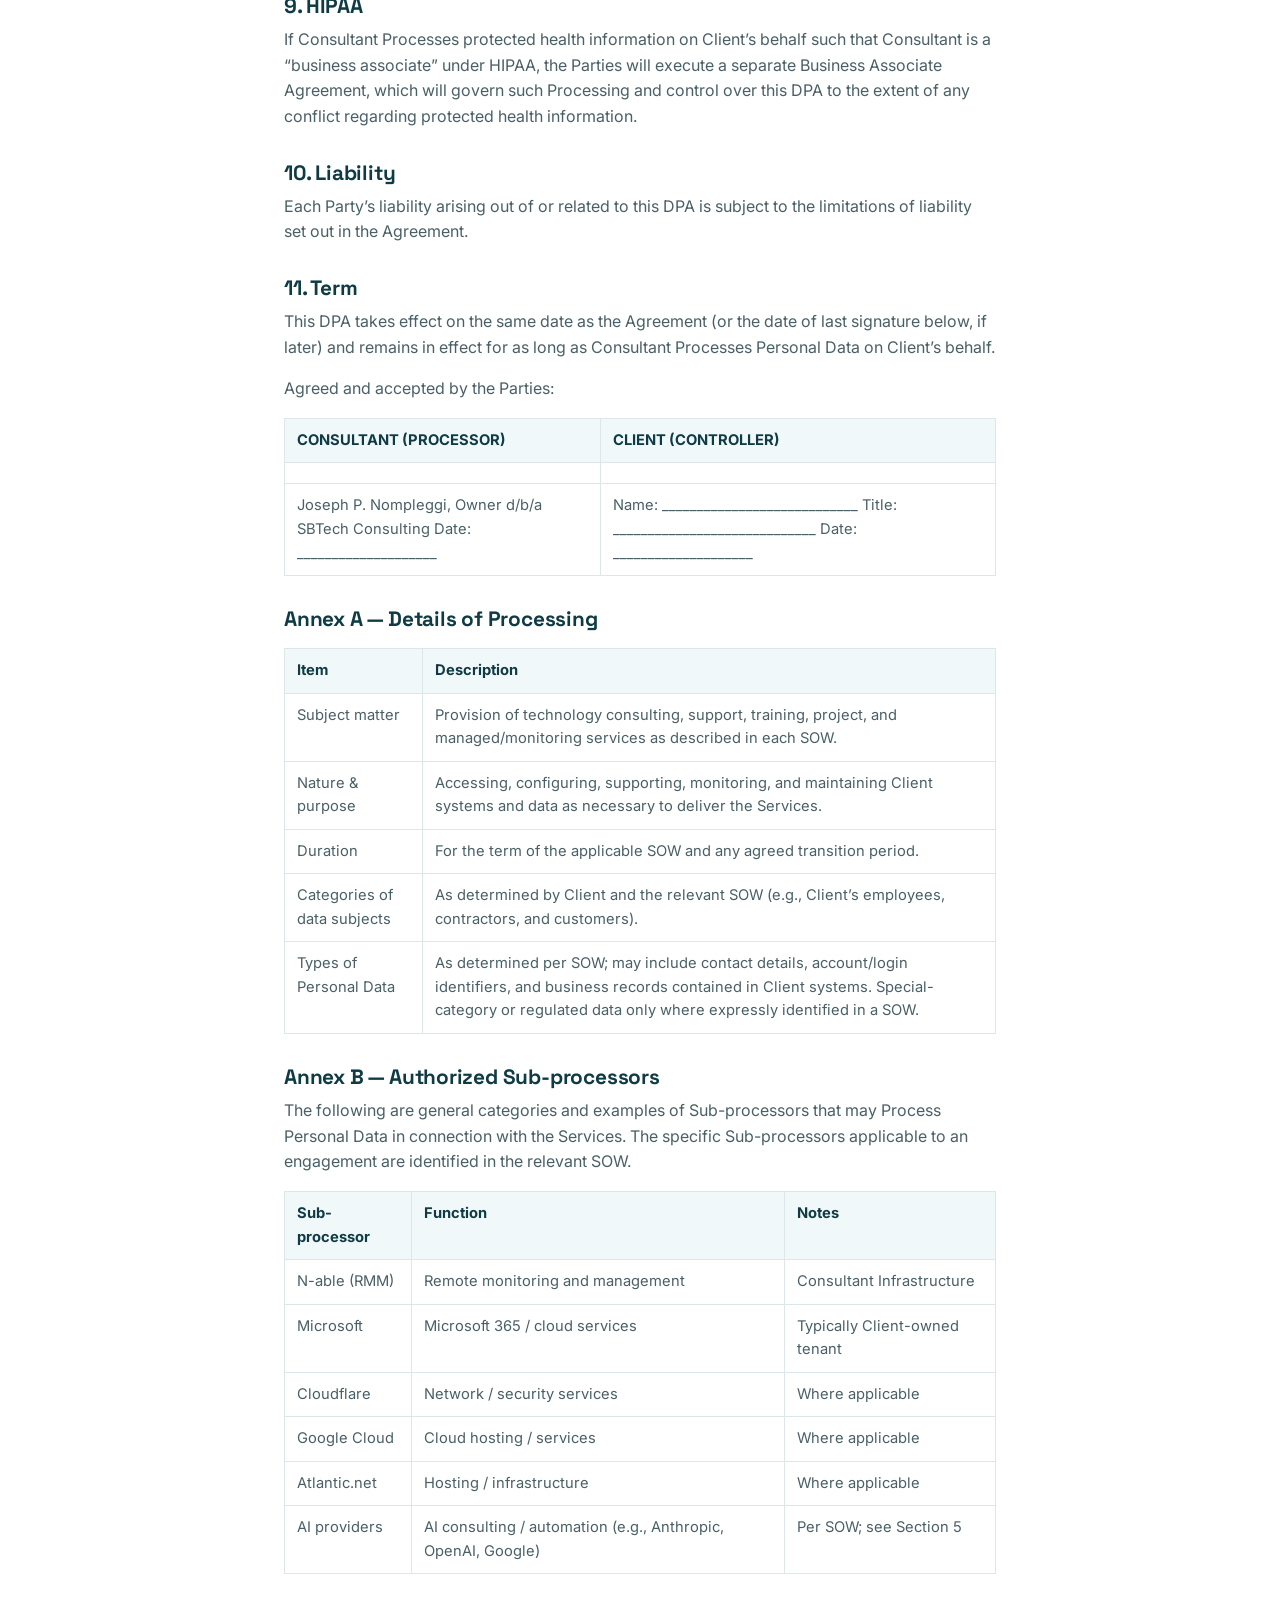
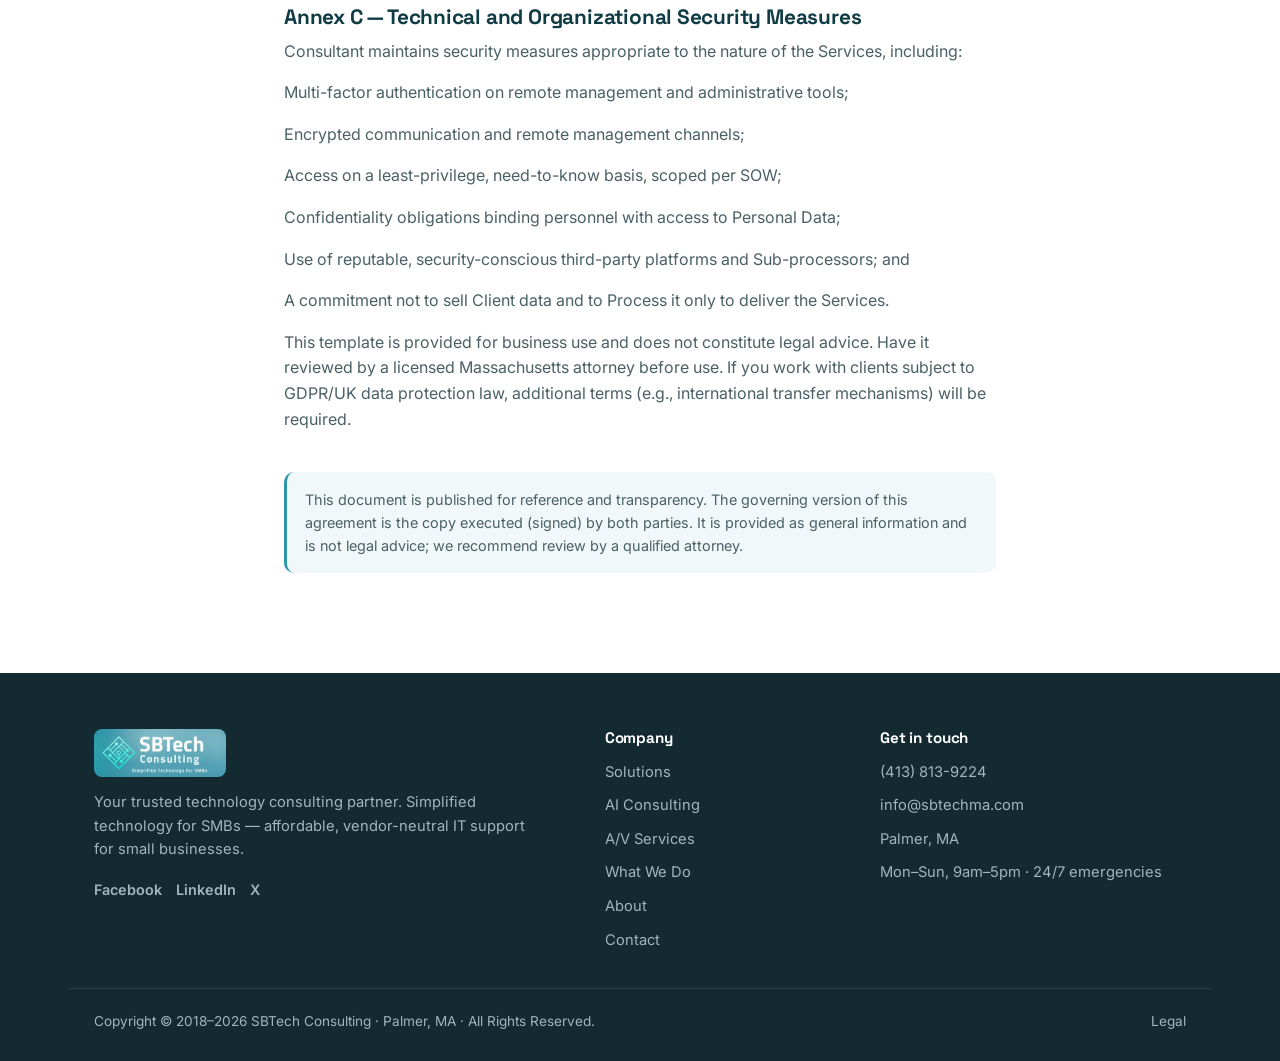
<file: dpa.html>
<!DOCTYPE html>
<html lang="en">
<head>
  <meta charset="UTF-8" />
  <meta name="viewport" content="width=device-width, initial-scale=1.0" />
  <title>Data Processing Addendum (DPA) — SBTech Consulting</title>
  <meta name="description" content="SBTech Consulting Data Processing Addendum (DPA): how we process personal data on a client’s behalf, security, sub-processors, and data protection obligations." />
  <meta name="robots" content="index, follow" />
  <link rel="canonical" href="https://sbtechma.com/dpa.html" />

  <!-- Open Graph / social -->
  <meta property="og:site_name" content="SBTech Consulting" />
  <meta property="og:title" content="Data Processing Addendum (DPA) — SBTech Consulting" />
  <meta property="og:description" content="SBTech Consulting Data Processing Addendum (DPA): how we process personal data on a client’s behalf, security, sub-processors, and data protection obligations." />
  <meta property="og:type" content="website" />
  <meta property="og:url" content="https://sbtechma.com/dpa.html" />
  <meta property="og:image" content="https://sbtechma.com/assets/og-image.png" />
  <meta property="og:image:width" content="1200" />
  <meta property="og:image:height" content="630" />
  <meta property="og:image:alt" content="SBTech Consulting — Simplified Technology for SMBs" />
  <meta name="twitter:card" content="summary_large_image" />
  <meta name="twitter:image" content="https://sbtechma.com/assets/og-image.png" />

  <link rel="icon" type="image/png" href="assets/favicon.png" />
  <link rel="apple-touch-icon" href="assets/favicon.png" />
  <link rel="preconnect" href="https://fonts.googleapis.com" />
  <link rel="preconnect" href="https://fonts.gstatic.com" crossorigin />
  <link href="https://fonts.googleapis.com/css2?family=Inter:wght@400;500;600;700;800&family=Space+Grotesk:wght@500;600;700&display=swap" rel="stylesheet" />
  <link rel="stylesheet" href="styles.css?v=2" />
</head>
<body>
  <header class="site-header" id="top">
    <div class="container header-inner">
      <a href="index.html" class="brand" aria-label="SBTech Consulting home">
        <img src="assets/logo.png" alt="SBTech Consulting — Simplified Technology for SMBs" class="brand-logo" />
      </a>
      <nav class="nav" id="nav">
        <div class="nav-item has-dropdown">
          <a href="index.html#services" class="nav-link">Solutions
            <svg class="caret" viewBox="0 0 24 24" fill="none" stroke="currentColor" stroke-width="2.2" stroke-linecap="round" stroke-linejoin="round" aria-hidden="true"><path d="m6 9 6 6 6-6"/></svg>
          </a>
          <div class="dropdown">
            <a href="index.html#services">IT Services</a>
            <a href="index.html#av">A/V Services</a>
            <a href="index.html#ai">AI Consulting</a>
          </div>
        </div>
        <a href="index.html#areas">What We Do</a>
        <a href="index.html#about">About</a>
        <a href="contact.html">Contact</a>
        <a href="https://www.am.remote.management/dashboard/" target="_blank" rel="noopener" class="btn btn-ghost nav-login">
          <svg viewBox="0 0 24 24" fill="none" stroke="currentColor" stroke-width="2" stroke-linecap="round" stroke-linejoin="round" aria-hidden="true"><rect x="3" y="11" width="18" height="11" rx="2"/><path d="M7 11V7a5 5 0 0 1 10 0v4"/></svg>
          RMM Login
        </a>
        <a href="contact.html" class="btn btn-primary nav-cta">Get in Touch</a>
      </nav>
      <button class="nav-toggle" id="navToggle" aria-label="Toggle menu" aria-expanded="false">
        <span></span><span></span><span></span>
      </button>
    </div>
  </header>

  <main>
    <section class="page-hero">
      <div class="container">
        <p class="eyebrow"><a href="legal.html">Legal</a></p>
        <h1>Data Processing <span class="grad">Addendum</span></h1>
        <p class="lead">How SBTech Consulting processes personal data on a client’s behalf — a Data Processing Addendum to our Master Services Agreement.</p>
      </div>
    </section>

    <section class="section">
      <div class="container legal">
        <p class="legal-meta">Last updated: June 3, 2026</p>
        <p class="legal-download"><a href="Agreements/DPA_SBTech_Consulting.docx" download>⬇ Download the Word (.docx) version</a></p>
<p>This Data Processing Addendum (“DPA”) supplements and forms part of the Master Services Agreement (the “Agreement”) between Joseph P. Nompleggi, doing business as SBTech Consulting (“Consultant” or “Processor”) and ________________________________ (“Client” or “Controller”). It governs Consultant’s Processing of Personal Data on Client’s behalf in connection with the Services. In the event of a conflict between this DPA and the Agreement regarding the Processing of Personal Data, this DPA controls.</p>
<h2>1.  Definitions</h2>
<p>1.1  “Personal Data” means information relating to an identified or identifiable natural person that Consultant Processes on behalf of Client in performing the Services.</p>
<p>1.2  “Processing” means any operation performed on Personal Data, such as collection, storage, access, use, transmission, or deletion.</p>
<p>1.3  “Sub-processor” means a third party engaged by Consultant that Processes Personal Data on Client’s behalf.</p>
<p>1.4  “Security Incident” means a breach of security leading to the accidental or unlawful destruction, loss, alteration, unauthorized disclosure of, or access to Personal Data Processed by Consultant.</p>
<p>1.5  “Applicable Data Protection Laws” means all privacy and data protection laws applicable to the Processing, including applicable U.S. state privacy laws and, where applicable, sector-specific laws such as HIPAA.</p>
<h2>2.  Roles and Scope</h2>
<p>2.1  As between the Parties, Client is the controller (or business) and determines the purposes and means of Processing. Consultant acts as the processor (or service provider) and Processes Personal Data only on Client’s documented instructions, including as set out in the Agreement and each applicable SOW.</p>
<p>2.2  The subject matter, nature, purpose, and duration of Processing, the categories of data subjects, and the types of Personal Data are described in Annex A. The scope of Consultant’s access to Client systems and data is defined per SOW.</p>
<p>2.3  Many Services are performed within Client-owned tenants, accounts, and systems using credentials provided by Client; in such cases Personal Data primarily remains under Client’s control, and Consultant Processes it only as necessary to perform the Services.</p>
<h2>3.  Consultant Obligations</h2>
<p>Consultant will:</p>
<p>Process Personal Data only on Client’s documented instructions, unless required by law (in which case Consultant will notify Client unless legally prohibited);</p>
<p>Not sell Personal Data and not Process it for any purpose other than performing the Services;</p>
<p>Ensure that personnel authorized to Process Personal Data are bound by appropriate confidentiality obligations;</p>
<p>Implement and maintain the technical and organizational security measures described in Annex C;</p>
<p>Assist Client, taking into account the nature of the Processing, in responding to data subject requests and in meeting Client’s security, breach-notification, and assessment obligations; and</p>
<p>Make available information reasonably necessary to demonstrate compliance with this DPA.</p>
<h2>4.  Sub-processors</h2>
<p>4.1  Client provides general authorization for Consultant to engage the Sub-processors listed in Annex B, and others reasonably necessary to perform the Services. Where a Sub-processor is engaged, Consultant will impose data protection obligations substantially similar to those in this DPA.</p>
<p>4.2  Consultant will inform Client of any intended addition or replacement of a Sub-processor that materially affects the Processing, giving Client a reasonable opportunity to object on reasonable data-protection grounds.</p>
<p>4.3  Consultant remains responsible for its Sub-processors’ performance of the applicable data protection obligations.</p>
<h2>5.  Artificial Intelligence Processing</h2>
<p>5.1  Where the Services involve AI tools or automation, the specific AI providers, the categories of Personal Data (if any) transmitted to them, and the applicable safeguards will be identified in the applicable SOW before such Processing begins.</p>
<p>5.2  Consultant will not transmit Client Personal Data to a third-party AI provider for the provider’s own model-training purposes unless Client has expressly approved that use in writing in the applicable SOW.</p>
<p>5.3  Where reasonably available, Consultant will prefer AI service configurations and account tiers that restrict provider use of Client data to providing the service (for example, settings that disable training on submitted data).</p>
<h2>6.  Security Incidents</h2>
<p>6.1  Consultant will notify Client without undue delay after becoming aware of a Security Incident affecting Personal Data Processed on Client’s behalf, and will provide information reasonably available to Consultant to help Client meet its obligations.</p>
<p>6.2  Consultant will take reasonable steps to mitigate and remediate the Security Incident. Notification is not an acknowledgment of fault or liability.</p>
<h2>7.  Data Subject Requests</h2>
<p>Taking into account the nature of the Processing, Consultant will provide reasonable assistance to enable Client to respond to requests from individuals to exercise their rights under Applicable Data Protection Laws. If Consultant receives such a request directly, it will, where permitted, redirect the individual to Client.</p>
<h2>8.  Return and Deletion</h2>
<p>8.1  Upon termination of the applicable Services, or earlier on Client’s written request, Consultant will return or securely delete Personal Data in Consultant’s possession or control, at Client’s election, except to the extent retention is required by law.</p>
<p>8.2  Personal Data residing within Client’s own tenants, accounts, and systems remains under Client’s control, and Client is responsible for its retention and deletion in those environments.</p>
<p>8.3  Transition and offboarding, including any associated fees, are governed by the Agreement.</p>
<h2>9.  HIPAA</h2>
<p>If Consultant Processes protected health information on Client’s behalf such that Consultant is a “business associate” under HIPAA, the Parties will execute a separate Business Associate Agreement, which will govern such Processing and control over this DPA to the extent of any conflict regarding protected health information.</p>
<h2>10.  Liability</h2>
<p>Each Party’s liability arising out of or related to this DPA is subject to the limitations of liability set out in the Agreement.</p>
<h2>11.  Term</h2>
<p>This DPA takes effect on the same date as the Agreement (or the date of last signature below, if later) and remains in effect for as long as Consultant Processes Personal Data on Client’s behalf.</p>
<p>Agreed and accepted by the Parties:</p>
<div class="legal-table-wrap"><table class="legal-table">
<thead><tr><th>CONSULTANT (PROCESSOR)</th><th>CLIENT (CONTROLLER)</th></tr></thead>
<tbody>
<tr><td></td><td></td></tr>
<tr><td>Joseph P. Nompleggi, Owner
d/b/a SBTech Consulting
Date: ____________________</td><td>Name: ____________________________
Title: _____________________________
Date: ____________________</td></tr>
</tbody></table></div>
<h2>Annex A — Details of Processing</h2>
<div class="legal-table-wrap"><table class="legal-table">
<thead><tr><th>Item</th><th>Description</th></tr></thead>
<tbody>
<tr><td>Subject matter</td><td>Provision of technology consulting, support, training, project, and managed/monitoring services as described in each SOW.</td></tr>
<tr><td>Nature &amp; purpose</td><td>Accessing, configuring, supporting, monitoring, and maintaining Client systems and data as necessary to deliver the Services.</td></tr>
<tr><td>Duration</td><td>For the term of the applicable SOW and any agreed transition period.</td></tr>
<tr><td>Categories of data subjects</td><td>As determined by Client and the relevant SOW (e.g., Client’s employees, contractors, and customers).</td></tr>
<tr><td>Types of Personal Data</td><td>As determined per SOW; may include contact details, account/login identifiers, and business records contained in Client systems. Special-category or regulated data only where expressly identified in a SOW.</td></tr>
</tbody></table></div>
<h2>Annex B — Authorized Sub-processors</h2>
<p>The following are general categories and examples of Sub-processors that may Process Personal Data in connection with the Services. The specific Sub-processors applicable to an engagement are identified in the relevant SOW.</p>
<div class="legal-table-wrap"><table class="legal-table">
<thead><tr><th>Sub-processor</th><th>Function</th><th>Notes</th></tr></thead>
<tbody>
<tr><td>N-able (RMM)</td><td>Remote monitoring and management</td><td>Consultant Infrastructure</td></tr>
<tr><td>Microsoft</td><td>Microsoft 365 / cloud services</td><td>Typically Client-owned tenant</td></tr>
<tr><td>Cloudflare</td><td>Network / security services</td><td>Where applicable</td></tr>
<tr><td>Google Cloud</td><td>Cloud hosting / services</td><td>Where applicable</td></tr>
<tr><td>Atlantic.net</td><td>Hosting / infrastructure</td><td>Where applicable</td></tr>
<tr><td>AI providers</td><td>AI consulting / automation (e.g., Anthropic, OpenAI, Google)</td><td>Per SOW; see Section 5</td></tr>
</tbody></table></div>
<h2>Annex C — Technical and Organizational Security Measures</h2>
<p>Consultant maintains security measures appropriate to the nature of the Services, including:</p>
<p>Multi-factor authentication on remote management and administrative tools;</p>
<p>Encrypted communication and remote management channels;</p>
<p>Access on a least-privilege, need-to-know basis, scoped per SOW;</p>
<p>Confidentiality obligations binding personnel with access to Personal Data;</p>
<p>Use of reputable, security-conscious third-party platforms and Sub-processors; and</p>
<p>A commitment not to sell Client data and to Process it only to deliver the Services.</p>
<p>This template is provided for business use and does not constitute legal advice. Have it reviewed by a licensed Massachusetts attorney before use. If you work with clients subject to GDPR/UK data protection law, additional terms (e.g., international transfer mechanisms) will be required.</p>
        <p class="legal-disclaimer">
          This document is published for reference and transparency. The governing version of this
          agreement is the copy executed (signed) by both parties. It is provided as general
          information and is not legal advice; we recommend review by a qualified attorney.
        </p>
      </div>
    </section>
  </main>

  <footer class="site-footer">
    <div class="container footer-grid">
      <div>
        <a href="index.html" class="brand brand-footer" aria-label="SBTech Consulting home">
          <img src="assets/logo.png" alt="SBTech Consulting" class="brand-logo" />
        </a>
        <p class="footer-blurb">Your trusted technology consulting partner. Simplified technology for SMBs — affordable, vendor-neutral IT support for small businesses.</p>
        <div class="social">
          <a href="https://facebook.com/SBTechOnline/" target="_blank" rel="noopener">Facebook</a>
          <a href="https://linkedin.com/in/joseph-nompleggi-0834941b" target="_blank" rel="noopener">LinkedIn</a>
          <a href="https://x.com/NompleggiJoseph" target="_blank" rel="noopener">X</a>
        </div>
      </div>
      <div class="footer-col">
        <h4>Company</h4>
        <a href="index.html#services">Solutions</a>
        <a href="index.html#ai">AI Consulting</a>
        <a href="index.html#av">A/V Services</a>
        <a href="index.html#areas">What We Do</a>
        <a href="index.html#about">About</a>
        <a href="contact.html">Contact</a>
      </div>
      <div class="footer-col">
        <h4>Get in touch</h4>
        <a href="tel:+14138139224">(413) 813-9224</a>
        <a href="mailto:info@sbtechma.com">info@sbtechma.com</a>
        <span>Palmer, MA</span>
        <span>Mon&ndash;Sun, 9am&ndash;5pm &middot; 24/7 emergencies</span>
      </div>
    </div>
    <div class="container footer-bottom">
      <p>Copyright &copy; 2018&ndash;<span id="year"></span> SBTech Consulting &middot; Palmer, MA &middot; All Rights Reserved.</p>
      <p class="footer-legal">
        <a href="legal.html">Legal</a>
      </p>
    </div>
  </footer>

  <script src="script.js?v=2"></script>
</body>
</html>
</file>
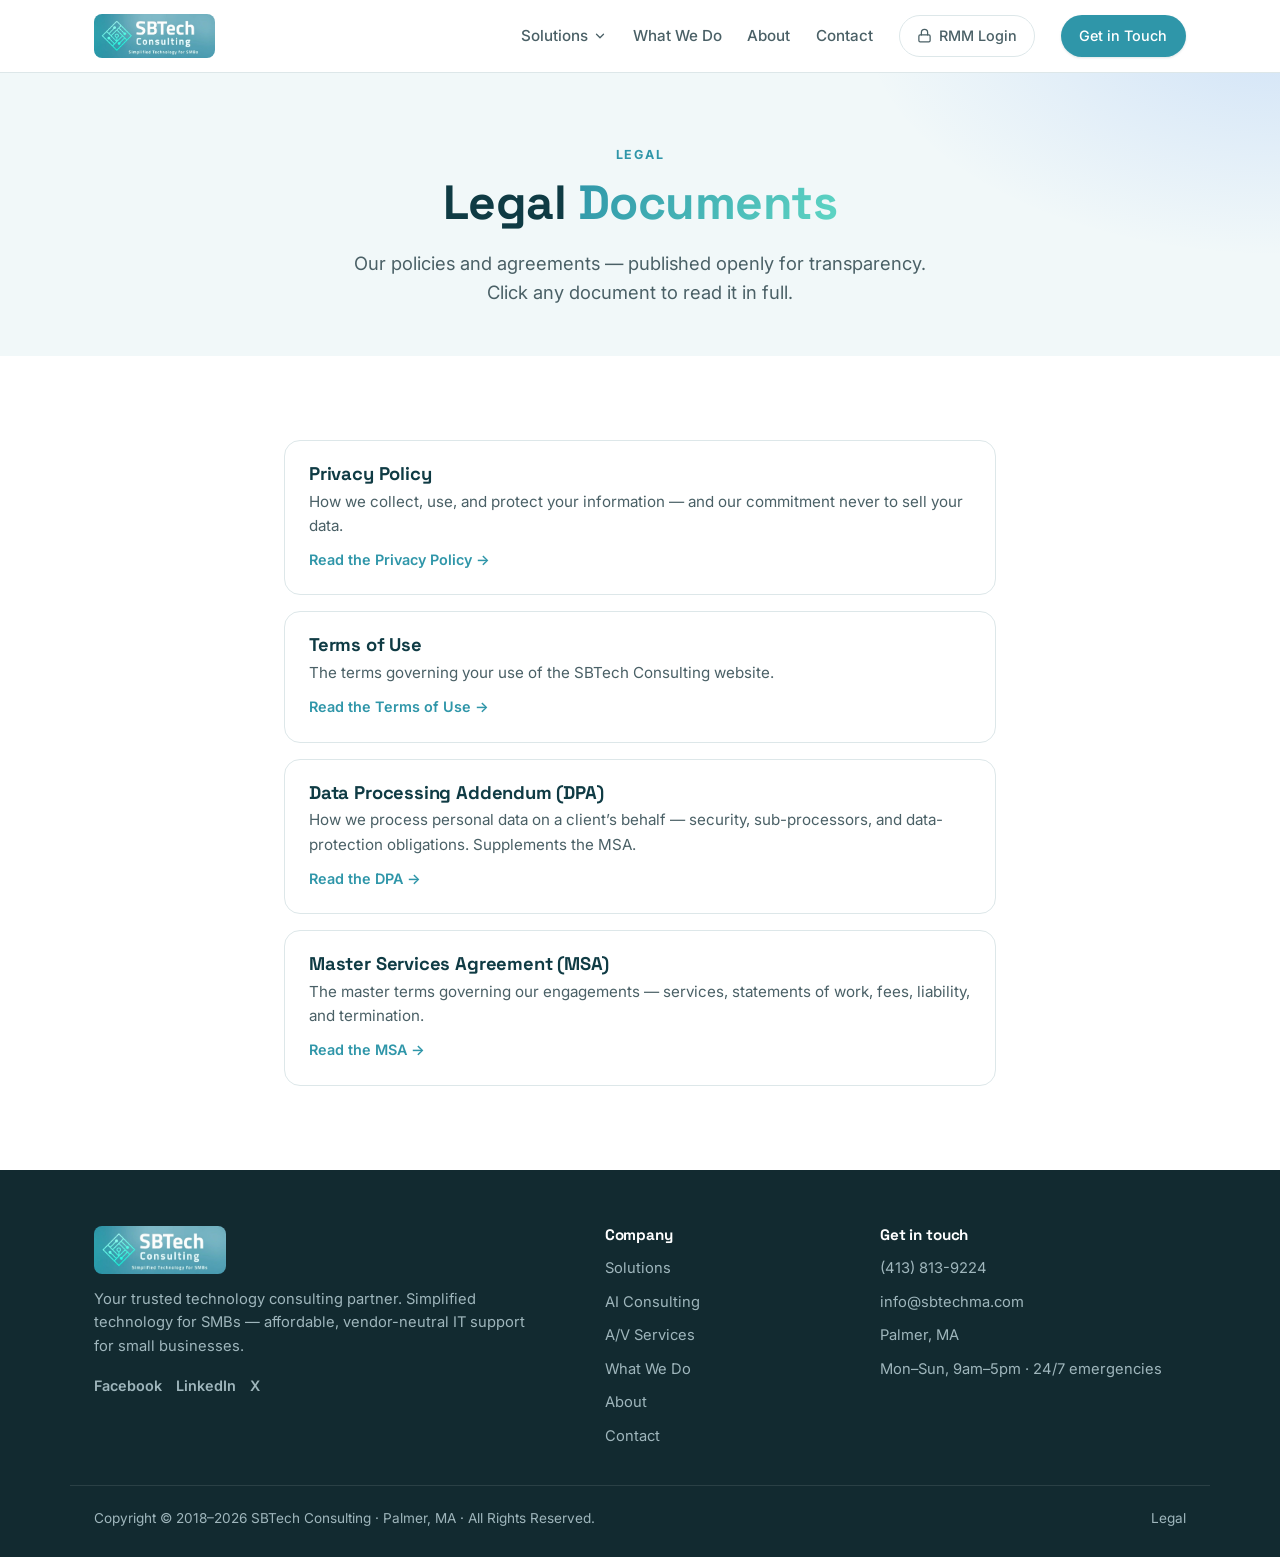
<file: legal.html>
<!DOCTYPE html>
<html lang="en">
<head>
  <meta charset="UTF-8" />
  <meta name="viewport" content="width=device-width, initial-scale=1.0" />
  <title>Legal — SBTech Consulting</title>
  <meta name="description" content="SBTech Consulting legal documents: Privacy Policy, Terms of Use, Data Processing Addendum (DPA), and Master Services Agreement (MSA)." />
  <meta name="robots" content="index, follow" />
  <link rel="canonical" href="https://sbtechma.com/legal.html" />

  <!-- Open Graph / social -->
  <meta property="og:site_name" content="SBTech Consulting" />
  <meta property="og:title" content="Legal — SBTech Consulting" />
  <meta property="og:description" content="Privacy Policy, Terms of Use, Data Processing Addendum (DPA), and Master Services Agreement (MSA)." />
  <meta property="og:type" content="website" />
  <meta property="og:url" content="https://sbtechma.com/legal.html" />
  <meta property="og:image" content="https://sbtechma.com/assets/og-image.png" />
  <meta property="og:image:width" content="1200" />
  <meta property="og:image:height" content="630" />
  <meta property="og:image:alt" content="SBTech Consulting — Simplified Technology for SMBs" />
  <meta name="twitter:card" content="summary_large_image" />
  <meta name="twitter:image" content="https://sbtechma.com/assets/og-image.png" />

  <link rel="icon" type="image/png" href="assets/favicon.png" />
  <link rel="apple-touch-icon" href="assets/favicon.png" />
  <link rel="preconnect" href="https://fonts.googleapis.com" />
  <link rel="preconnect" href="https://fonts.gstatic.com" crossorigin />
  <link href="https://fonts.googleapis.com/css2?family=Inter:wght@400;500;600;700;800&family=Space+Grotesk:wght@500;600;700&display=swap" rel="stylesheet" />
  <link rel="stylesheet" href="styles.css?v=2" />

  <!-- Structured data: helps Google and AI agents discover the legal documents -->
  <script type="application/ld+json">
  {
    "@context": "https://schema.org",
    "@type": "CollectionPage",
    "name": "SBTech Consulting — Legal",
    "url": "https://sbtechma.com/legal.html",
    "about": "Legal documents for SBTech Consulting",
    "hasPart": [
      { "@type": "DigitalDocument", "name": "Privacy Policy", "url": "https://sbtechma.com/privacy.html" },
      { "@type": "DigitalDocument", "name": "Terms of Use", "url": "https://sbtechma.com/terms.html" },
      { "@type": "DigitalDocument", "name": "Data Processing Addendum (DPA)", "url": "https://sbtechma.com/dpa.html" },
      { "@type": "DigitalDocument", "name": "Master Services Agreement (MSA)", "url": "https://sbtechma.com/msa.html" }
    ]
  }
  </script>
</head>
<body>
  <header class="site-header" id="top">
    <div class="container header-inner">
      <a href="index.html" class="brand" aria-label="SBTech Consulting home">
        <img src="assets/logo.png" alt="SBTech Consulting — Simplified Technology for SMBs" class="brand-logo" />
      </a>
      <nav class="nav" id="nav">
        <div class="nav-item has-dropdown">
          <a href="index.html#services" class="nav-link">Solutions
            <svg class="caret" viewBox="0 0 24 24" fill="none" stroke="currentColor" stroke-width="2.2" stroke-linecap="round" stroke-linejoin="round" aria-hidden="true"><path d="m6 9 6 6 6-6"/></svg>
          </a>
          <div class="dropdown">
            <a href="index.html#services">IT Services</a>
            <a href="index.html#av">A/V Services</a>
            <a href="index.html#ai">AI Consulting</a>
          </div>
        </div>
        <a href="index.html#areas">What We Do</a>
        <a href="index.html#about">About</a>
        <a href="contact.html">Contact</a>
        <a href="https://www.am.remote.management/dashboard/" target="_blank" rel="noopener" class="btn btn-ghost nav-login">
          <svg viewBox="0 0 24 24" fill="none" stroke="currentColor" stroke-width="2" stroke-linecap="round" stroke-linejoin="round" aria-hidden="true"><rect x="3" y="11" width="18" height="11" rx="2"/><path d="M7 11V7a5 5 0 0 1 10 0v4"/></svg>
          RMM Login
        </a>
        <a href="contact.html" class="btn btn-primary nav-cta">Get in Touch</a>
      </nav>
      <button class="nav-toggle" id="navToggle" aria-label="Toggle menu" aria-expanded="false">
        <span></span><span></span><span></span>
      </button>
    </div>
  </header>

  <main>
    <section class="page-hero">
      <div class="container">
        <p class="eyebrow">Legal</p>
        <h1>Legal <span class="grad">Documents</span></h1>
        <p class="lead">Our policies and agreements — published openly for transparency. Click any document to read it in full.</p>
      </div>
    </section>

    <section class="section">
      <div class="container legal-hub">
        <a class="legal-doc" href="privacy.html">
          <h3>Privacy Policy</h3>
          <p>How we collect, use, and protect your information — and our commitment never to sell your data.</p>
          <span class="legal-doc-go">Read the Privacy Policy →</span>
        </a>
        <a class="legal-doc" href="terms.html">
          <h3>Terms of Use</h3>
          <p>The terms governing your use of the SBTech Consulting website.</p>
          <span class="legal-doc-go">Read the Terms of Use →</span>
        </a>
        <a class="legal-doc" href="dpa.html">
          <h3>Data Processing Addendum (DPA)</h3>
          <p>How we process personal data on a client’s behalf — security, sub-processors, and data-protection obligations. Supplements the MSA.</p>
          <span class="legal-doc-go">Read the DPA →</span>
        </a>
        <a class="legal-doc" href="msa.html">
          <h3>Master Services Agreement (MSA)</h3>
          <p>The master terms governing our engagements — services, statements of work, fees, liability, and termination.</p>
          <span class="legal-doc-go">Read the MSA →</span>
        </a>
      </div>
    </section>
  </main>

  <footer class="site-footer">
    <div class="container footer-grid">
      <div>
        <a href="index.html" class="brand brand-footer" aria-label="SBTech Consulting home">
          <img src="assets/logo.png" alt="SBTech Consulting" class="brand-logo" />
        </a>
        <p class="footer-blurb">Your trusted technology consulting partner. Simplified technology for SMBs — affordable, vendor-neutral IT support for small businesses.</p>
        <div class="social">
          <a href="https://facebook.com/SBTechOnline/" target="_blank" rel="noopener">Facebook</a>
          <a href="https://linkedin.com/in/joseph-nompleggi-0834941b" target="_blank" rel="noopener">LinkedIn</a>
          <a href="https://x.com/NompleggiJoseph" target="_blank" rel="noopener">X</a>
        </div>
      </div>
      <div class="footer-col">
        <h4>Company</h4>
        <a href="index.html#services">Solutions</a>
        <a href="index.html#ai">AI Consulting</a>
        <a href="index.html#av">A/V Services</a>
        <a href="index.html#areas">What We Do</a>
        <a href="index.html#about">About</a>
        <a href="contact.html">Contact</a>
      </div>
      <div class="footer-col">
        <h4>Get in touch</h4>
        <a href="tel:+14138139224">(413) 813-9224</a>
        <a href="mailto:info@sbtechma.com">info@sbtechma.com</a>
        <span>Palmer, MA</span>
        <span>Mon–Sun, 9am–5pm · 24/7 emergencies</span>
      </div>
    </div>
    <div class="container footer-bottom">
      <p>Copyright © 2018–<span id="year"></span> SBTech Consulting · Palmer, MA · All Rights Reserved.</p>
      <p class="footer-legal">
        <a href="legal.html">Legal</a>
      </p>
    </div>
  </footer>

  <script src="script.js?v=2"></script>
</body>
</html>
</file>
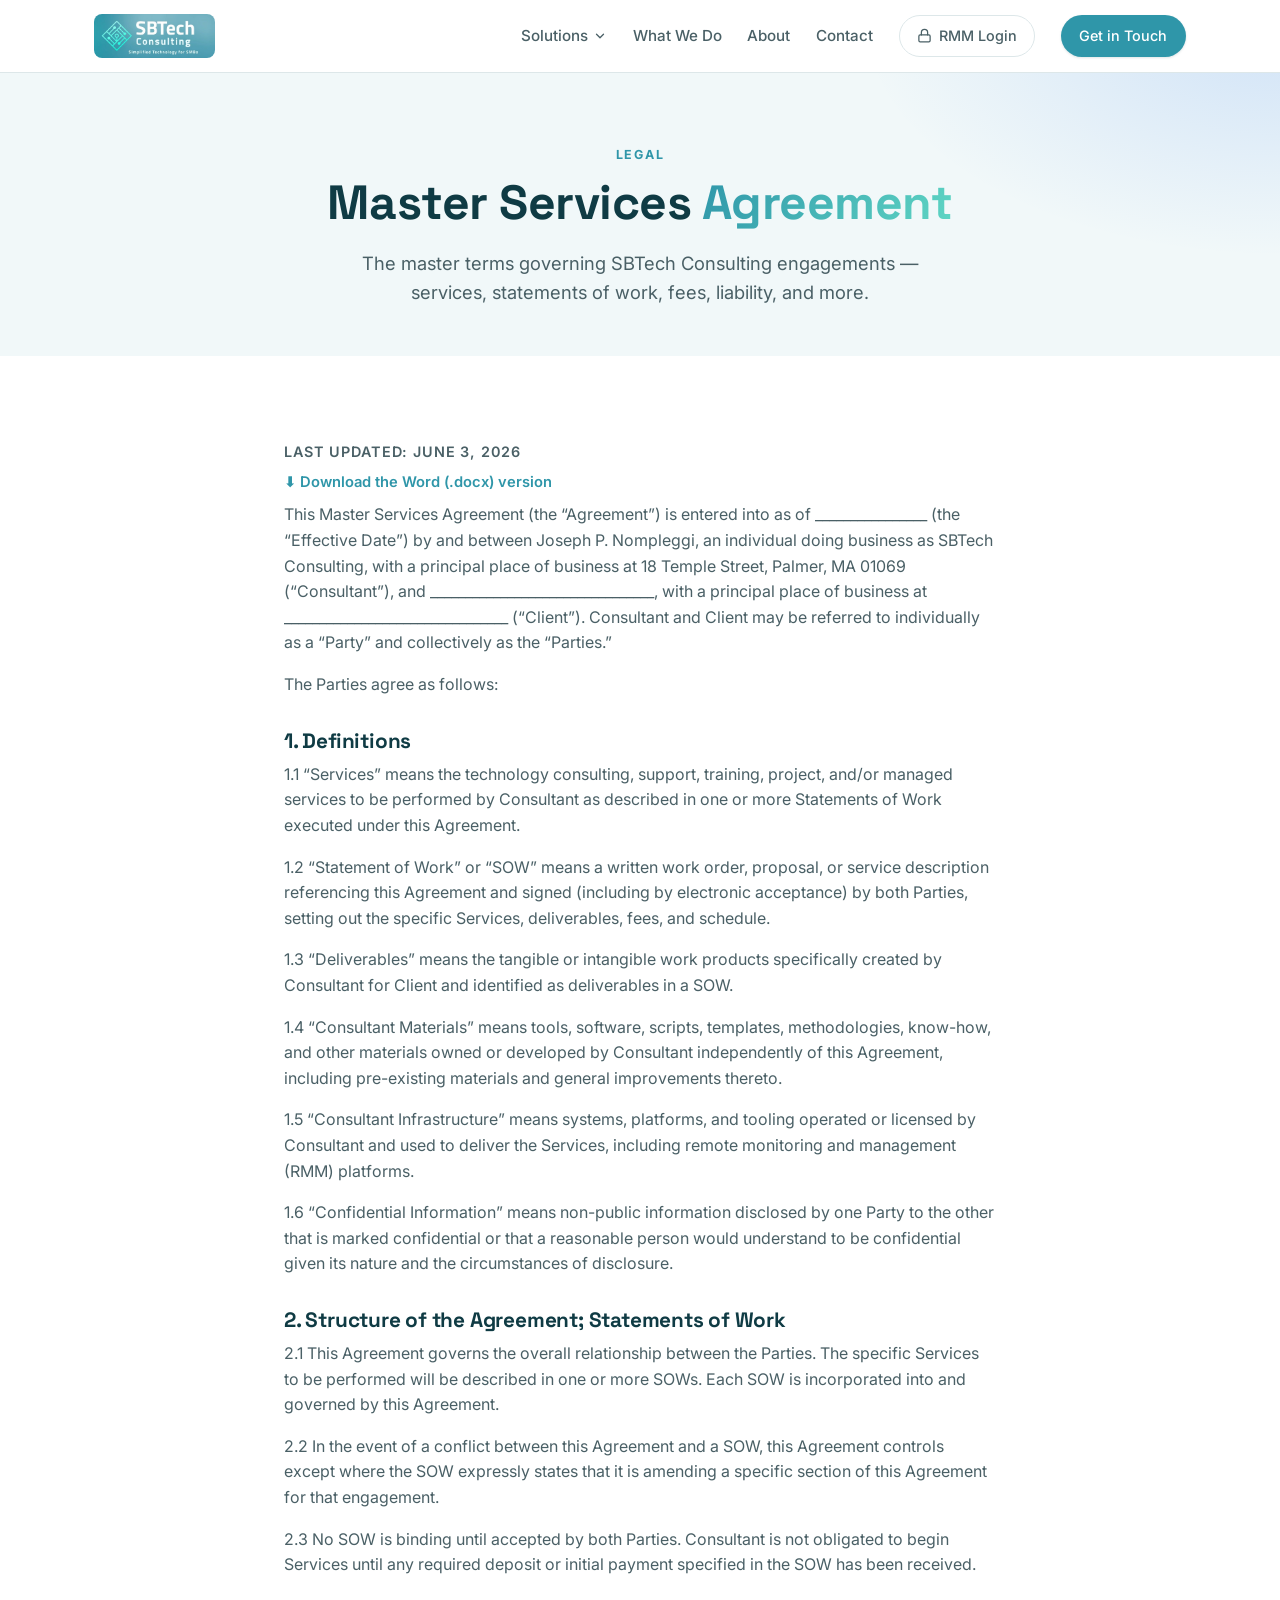
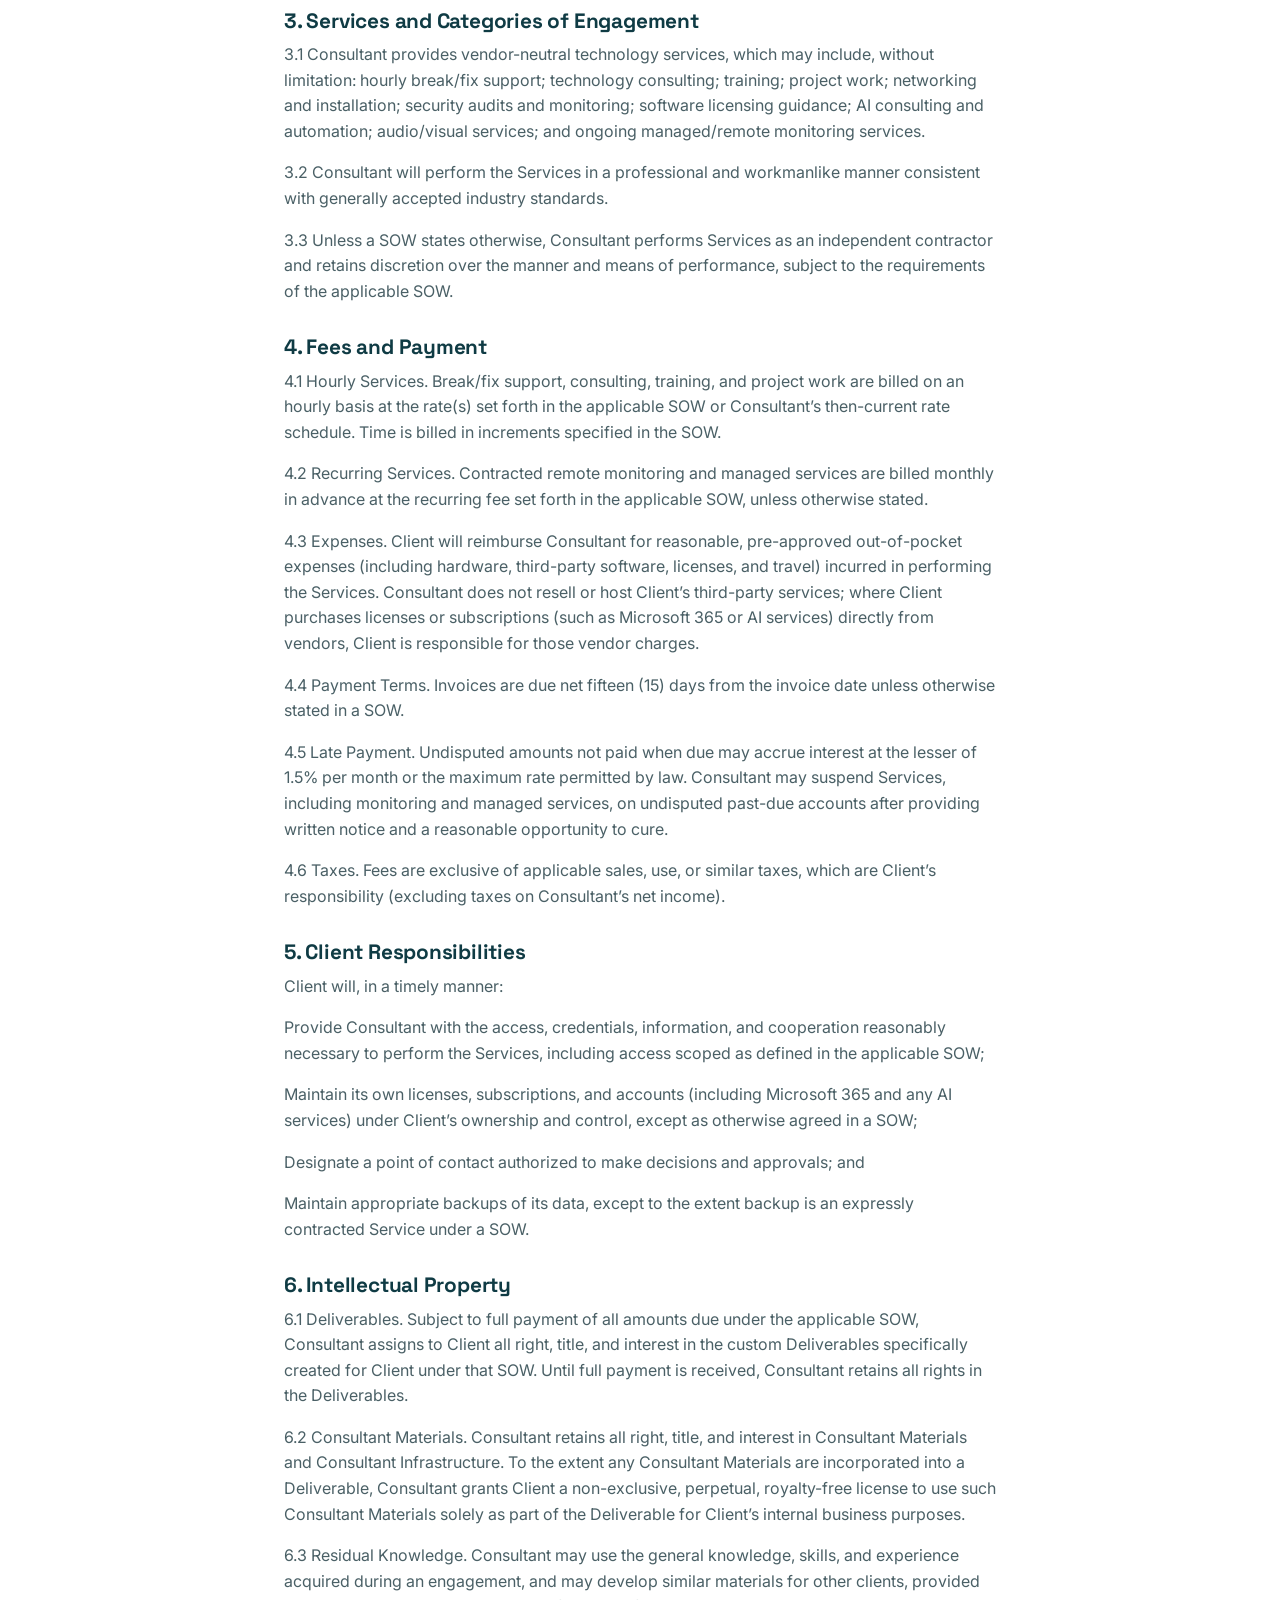
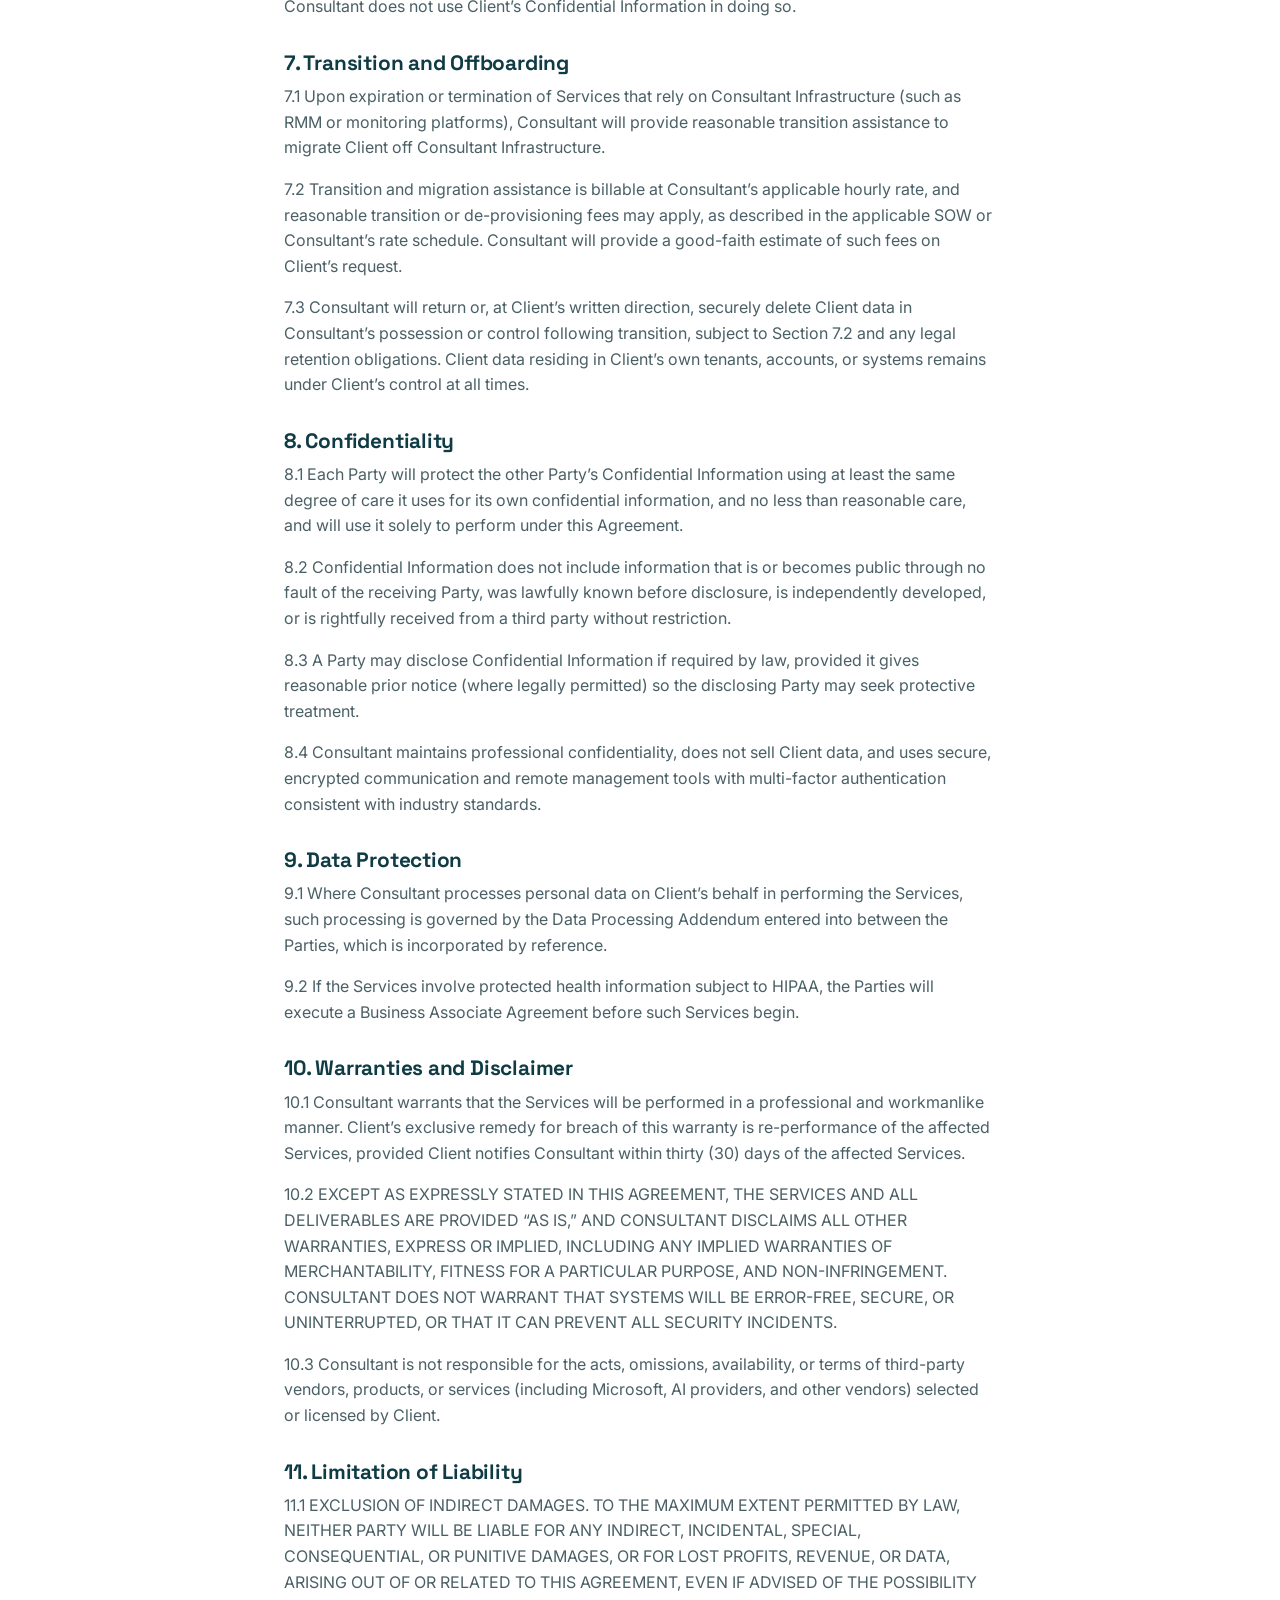
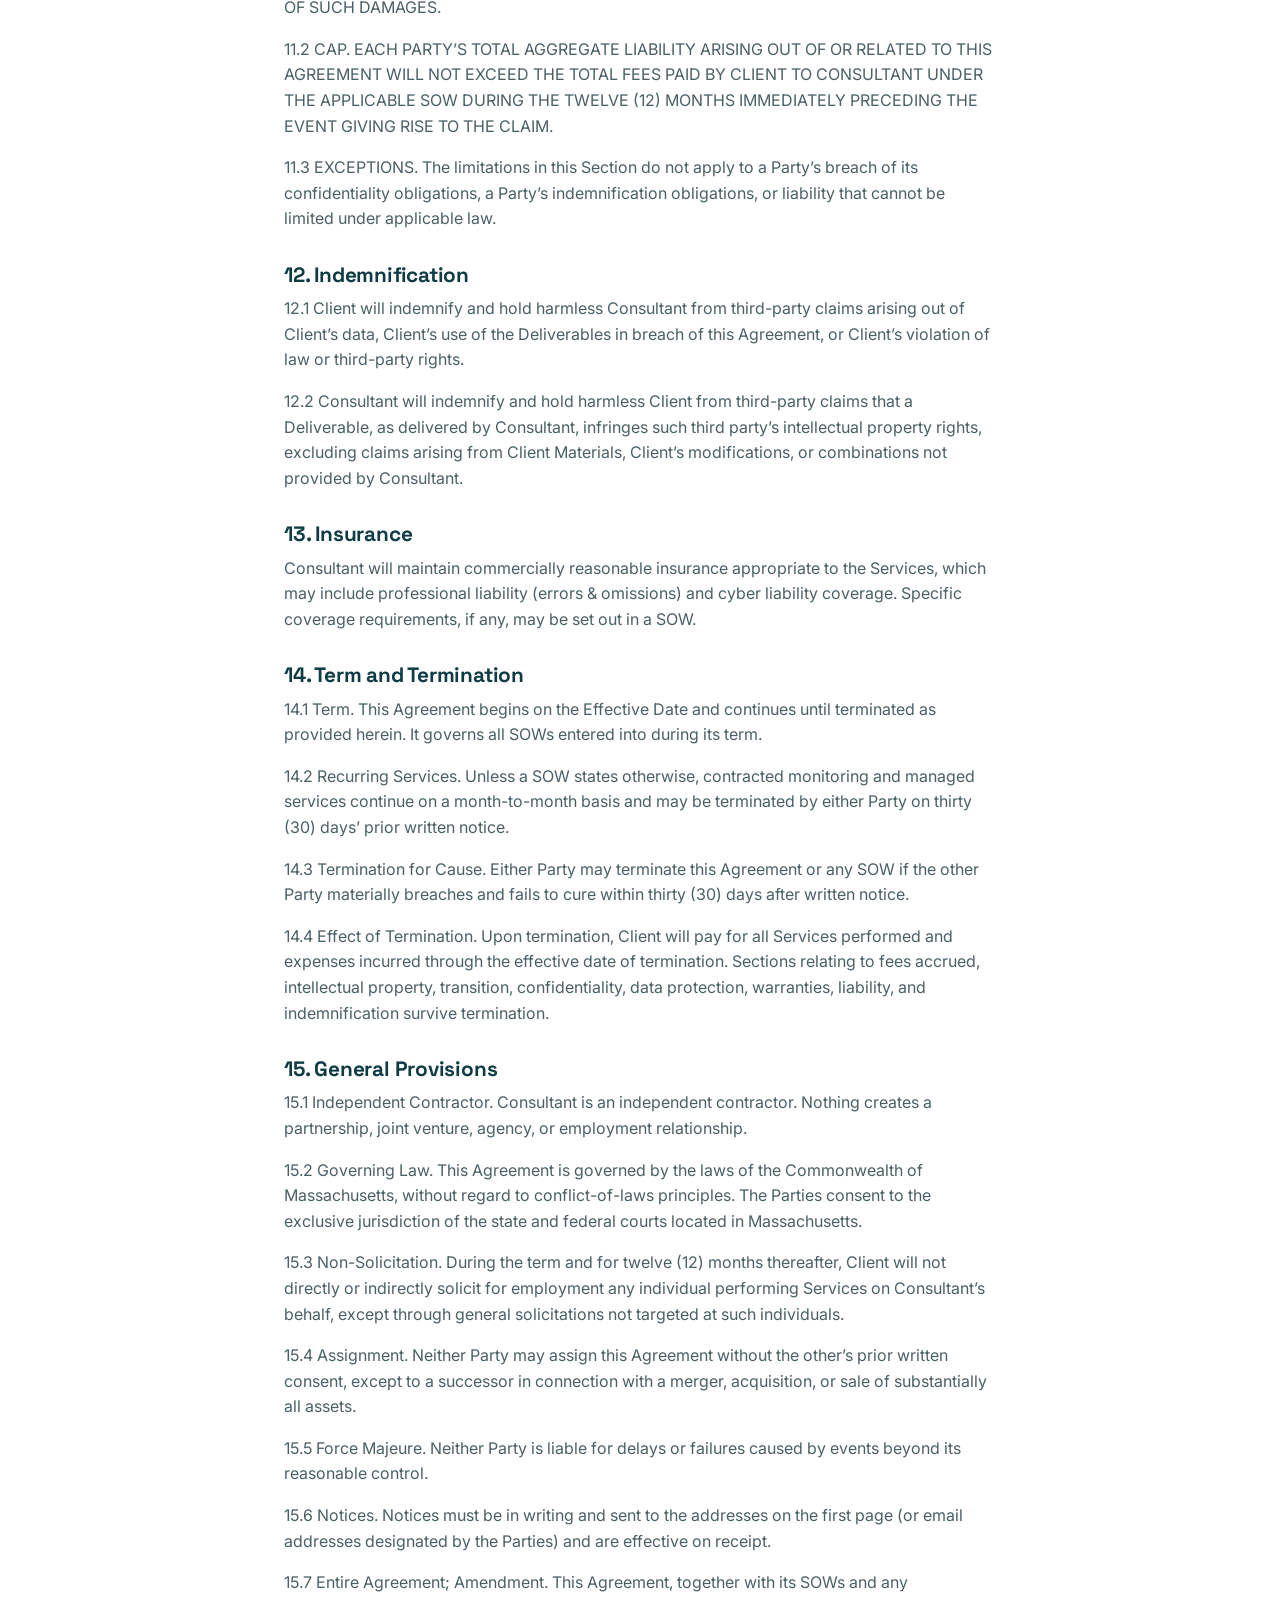
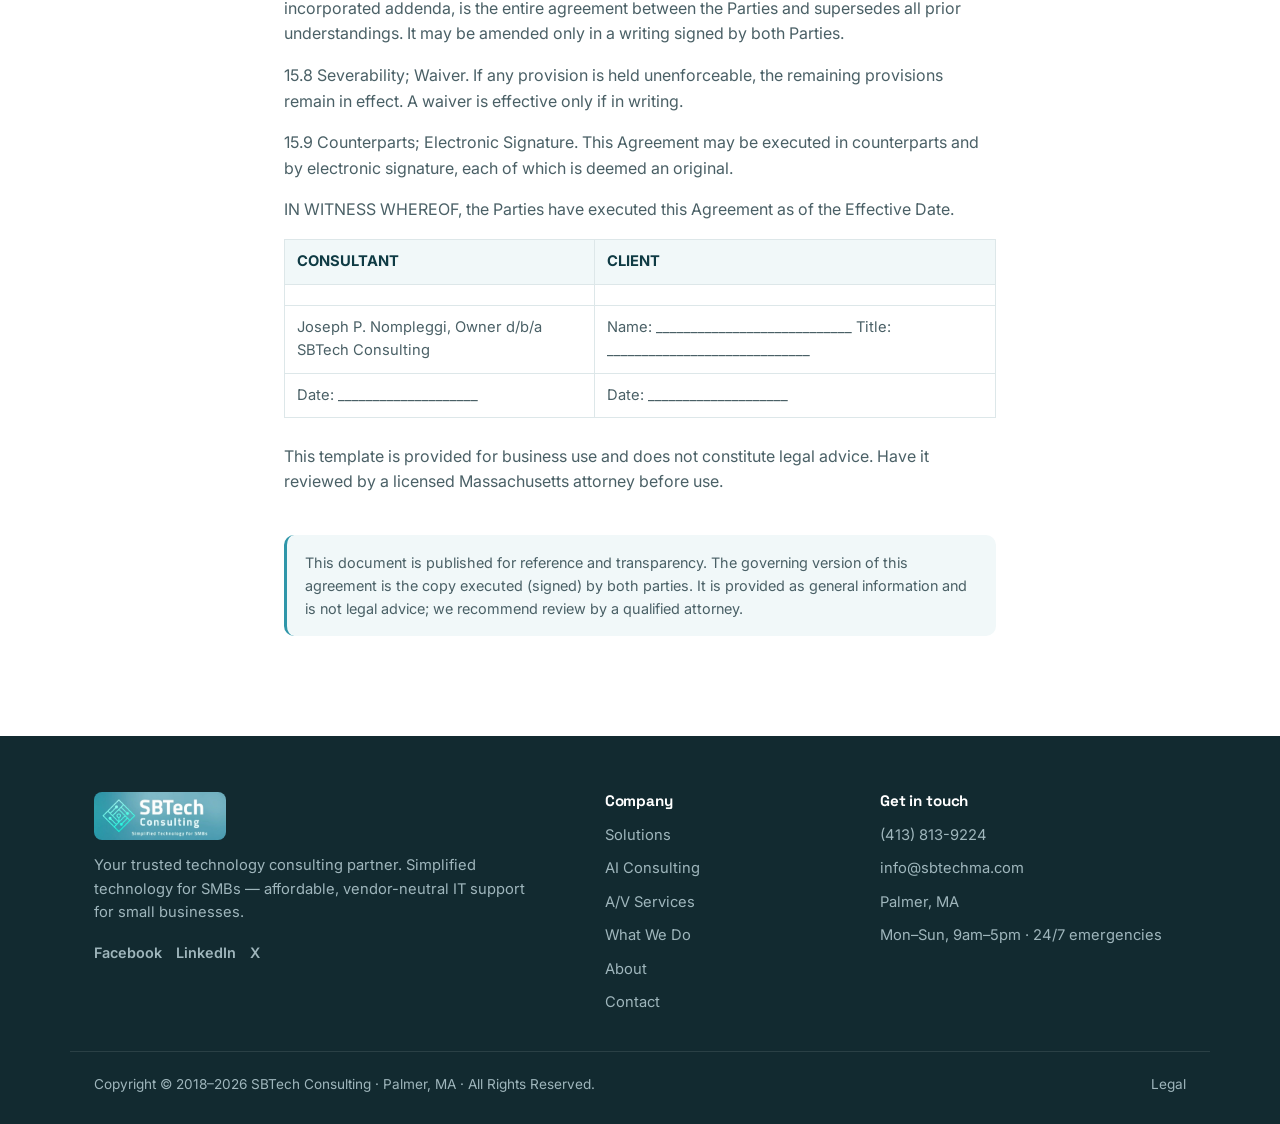
<file: msa.html>
<!DOCTYPE html>
<html lang="en">
<head>
  <meta charset="UTF-8" />
  <meta name="viewport" content="width=device-width, initial-scale=1.0" />
  <title>Master Services Agreement (MSA) — SBTech Consulting</title>
  <meta name="description" content="SBTech Consulting Master Services Agreement (MSA): the terms governing technology consulting, support, project, and managed services engagements." />
  <meta name="robots" content="index, follow" />
  <link rel="canonical" href="https://sbtechma.com/msa.html" />

  <!-- Open Graph / social -->
  <meta property="og:site_name" content="SBTech Consulting" />
  <meta property="og:title" content="Master Services Agreement (MSA) — SBTech Consulting" />
  <meta property="og:description" content="SBTech Consulting Master Services Agreement (MSA): the terms governing technology consulting, support, project, and managed services engagements." />
  <meta property="og:type" content="website" />
  <meta property="og:url" content="https://sbtechma.com/msa.html" />
  <meta property="og:image" content="https://sbtechma.com/assets/og-image.png" />
  <meta property="og:image:width" content="1200" />
  <meta property="og:image:height" content="630" />
  <meta property="og:image:alt" content="SBTech Consulting — Simplified Technology for SMBs" />
  <meta name="twitter:card" content="summary_large_image" />
  <meta name="twitter:image" content="https://sbtechma.com/assets/og-image.png" />

  <link rel="icon" type="image/png" href="assets/favicon.png" />
  <link rel="apple-touch-icon" href="assets/favicon.png" />
  <link rel="preconnect" href="https://fonts.googleapis.com" />
  <link rel="preconnect" href="https://fonts.gstatic.com" crossorigin />
  <link href="https://fonts.googleapis.com/css2?family=Inter:wght@400;500;600;700;800&family=Space+Grotesk:wght@500;600;700&display=swap" rel="stylesheet" />
  <link rel="stylesheet" href="styles.css?v=2" />
</head>
<body>
  <header class="site-header" id="top">
    <div class="container header-inner">
      <a href="index.html" class="brand" aria-label="SBTech Consulting home">
        <img src="assets/logo.png" alt="SBTech Consulting — Simplified Technology for SMBs" class="brand-logo" />
      </a>
      <nav class="nav" id="nav">
        <div class="nav-item has-dropdown">
          <a href="index.html#services" class="nav-link">Solutions
            <svg class="caret" viewBox="0 0 24 24" fill="none" stroke="currentColor" stroke-width="2.2" stroke-linecap="round" stroke-linejoin="round" aria-hidden="true"><path d="m6 9 6 6 6-6"/></svg>
          </a>
          <div class="dropdown">
            <a href="index.html#services">IT Services</a>
            <a href="index.html#av">A/V Services</a>
            <a href="index.html#ai">AI Consulting</a>
          </div>
        </div>
        <a href="index.html#areas">What We Do</a>
        <a href="index.html#about">About</a>
        <a href="contact.html">Contact</a>
        <a href="https://www.am.remote.management/dashboard/" target="_blank" rel="noopener" class="btn btn-ghost nav-login">
          <svg viewBox="0 0 24 24" fill="none" stroke="currentColor" stroke-width="2" stroke-linecap="round" stroke-linejoin="round" aria-hidden="true"><rect x="3" y="11" width="18" height="11" rx="2"/><path d="M7 11V7a5 5 0 0 1 10 0v4"/></svg>
          RMM Login
        </a>
        <a href="contact.html" class="btn btn-primary nav-cta">Get in Touch</a>
      </nav>
      <button class="nav-toggle" id="navToggle" aria-label="Toggle menu" aria-expanded="false">
        <span></span><span></span><span></span>
      </button>
    </div>
  </header>

  <main>
    <section class="page-hero">
      <div class="container">
        <p class="eyebrow"><a href="legal.html">Legal</a></p>
        <h1>Master Services <span class="grad">Agreement</span></h1>
        <p class="lead">The master terms governing SBTech Consulting engagements — services, statements of work, fees, liability, and more.</p>
      </div>
    </section>

    <section class="section">
      <div class="container legal">
        <p class="legal-meta">Last updated: June 3, 2026</p>
        <p class="legal-download"><a href="Agreements/MSA_SBTech_Consulting.docx" download>⬇ Download the Word (.docx) version</a></p>
<p>This Master Services Agreement (the “Agreement”) is entered into as of ________________ (the “Effective Date”) by and between Joseph P. Nompleggi, an individual doing business as SBTech Consulting, with a principal place of business at 18 Temple Street, Palmer, MA 01069 (“Consultant”), and ________________________________, with a principal place of business at ________________________________ (“Client”). Consultant and Client may be referred to individually as a “Party” and collectively as the “Parties.”</p>
<p>The Parties agree as follows:</p>
<h2>1.  Definitions</h2>
<p>1.1  “Services” means the technology consulting, support, training, project, and/or managed services to be performed by Consultant as described in one or more Statements of Work executed under this Agreement.</p>
<p>1.2  “Statement of Work” or “SOW” means a written work order, proposal, or service description referencing this Agreement and signed (including by electronic acceptance) by both Parties, setting out the specific Services, deliverables, fees, and schedule.</p>
<p>1.3  “Deliverables” means the tangible or intangible work products specifically created by Consultant for Client and identified as deliverables in a SOW.</p>
<p>1.4  “Consultant Materials” means tools, software, scripts, templates, methodologies, know-how, and other materials owned or developed by Consultant independently of this Agreement, including pre-existing materials and general improvements thereto.</p>
<p>1.5  “Consultant Infrastructure” means systems, platforms, and tooling operated or licensed by Consultant and used to deliver the Services, including remote monitoring and management (RMM) platforms.</p>
<p>1.6  “Confidential Information” means non-public information disclosed by one Party to the other that is marked confidential or that a reasonable person would understand to be confidential given its nature and the circumstances of disclosure.</p>
<h2>2.  Structure of the Agreement; Statements of Work</h2>
<p>2.1  This Agreement governs the overall relationship between the Parties. The specific Services to be performed will be described in one or more SOWs. Each SOW is incorporated into and governed by this Agreement.</p>
<p>2.2  In the event of a conflict between this Agreement and a SOW, this Agreement controls except where the SOW expressly states that it is amending a specific section of this Agreement for that engagement.</p>
<p>2.3  No SOW is binding until accepted by both Parties. Consultant is not obligated to begin Services until any required deposit or initial payment specified in the SOW has been received.</p>
<h2>3.  Services and Categories of Engagement</h2>
<p>3.1  Consultant provides vendor-neutral technology services, which may include, without limitation: hourly break/fix support; technology consulting; training; project work; networking and installation; security audits and monitoring; software licensing guidance; AI consulting and automation; audio/visual services; and ongoing managed/remote monitoring services.</p>
<p>3.2  Consultant will perform the Services in a professional and workmanlike manner consistent with generally accepted industry standards.</p>
<p>3.3  Unless a SOW states otherwise, Consultant performs Services as an independent contractor and retains discretion over the manner and means of performance, subject to the requirements of the applicable SOW.</p>
<h2>4.  Fees and Payment</h2>
<p>4.1  Hourly Services. Break/fix support, consulting, training, and project work are billed on an hourly basis at the rate(s) set forth in the applicable SOW or Consultant’s then-current rate schedule. Time is billed in increments specified in the SOW.</p>
<p>4.2  Recurring Services. Contracted remote monitoring and managed services are billed monthly in advance at the recurring fee set forth in the applicable SOW, unless otherwise stated.</p>
<p>4.3  Expenses. Client will reimburse Consultant for reasonable, pre-approved out-of-pocket expenses (including hardware, third-party software, licenses, and travel) incurred in performing the Services. Consultant does not resell or host Client’s third-party services; where Client purchases licenses or subscriptions (such as Microsoft 365 or AI services) directly from vendors, Client is responsible for those vendor charges.</p>
<p>4.4  Payment Terms. Invoices are due net fifteen (15) days from the invoice date unless otherwise stated in a SOW.</p>
<p>4.5  Late Payment. Undisputed amounts not paid when due may accrue interest at the lesser of 1.5% per month or the maximum rate permitted by law. Consultant may suspend Services, including monitoring and managed services, on undisputed past-due accounts after providing written notice and a reasonable opportunity to cure.</p>
<p>4.6  Taxes. Fees are exclusive of applicable sales, use, or similar taxes, which are Client’s responsibility (excluding taxes on Consultant’s net income).</p>
<h2>5.  Client Responsibilities</h2>
<p>Client will, in a timely manner:</p>
<p>Provide Consultant with the access, credentials, information, and cooperation reasonably necessary to perform the Services, including access scoped as defined in the applicable SOW;</p>
<p>Maintain its own licenses, subscriptions, and accounts (including Microsoft 365 and any AI services) under Client’s ownership and control, except as otherwise agreed in a SOW;</p>
<p>Designate a point of contact authorized to make decisions and approvals; and</p>
<p>Maintain appropriate backups of its data, except to the extent backup is an expressly contracted Service under a SOW.</p>
<h2>6.  Intellectual Property</h2>
<p>6.1  Deliverables. Subject to full payment of all amounts due under the applicable SOW, Consultant assigns to Client all right, title, and interest in the custom Deliverables specifically created for Client under that SOW. Until full payment is received, Consultant retains all rights in the Deliverables.</p>
<p>6.2  Consultant Materials. Consultant retains all right, title, and interest in Consultant Materials and Consultant Infrastructure. To the extent any Consultant Materials are incorporated into a Deliverable, Consultant grants Client a non-exclusive, perpetual, royalty-free license to use such Consultant Materials solely as part of the Deliverable for Client’s internal business purposes.</p>
<p>6.3  Residual Knowledge. Consultant may use the general knowledge, skills, and experience acquired during an engagement, and may develop similar materials for other clients, provided Consultant does not use Client’s Confidential Information in doing so.</p>
<h2>7.  Transition and Offboarding</h2>
<p>7.1  Upon expiration or termination of Services that rely on Consultant Infrastructure (such as RMM or monitoring platforms), Consultant will provide reasonable transition assistance to migrate Client off Consultant Infrastructure.</p>
<p>7.2  Transition and migration assistance is billable at Consultant’s applicable hourly rate, and reasonable transition or de-provisioning fees may apply, as described in the applicable SOW or Consultant’s rate schedule. Consultant will provide a good-faith estimate of such fees on Client’s request.</p>
<p>7.3  Consultant will return or, at Client’s written direction, securely delete Client data in Consultant’s possession or control following transition, subject to Section 7.2 and any legal retention obligations. Client data residing in Client’s own tenants, accounts, or systems remains under Client’s control at all times.</p>
<h2>8.  Confidentiality</h2>
<p>8.1  Each Party will protect the other Party’s Confidential Information using at least the same degree of care it uses for its own confidential information, and no less than reasonable care, and will use it solely to perform under this Agreement.</p>
<p>8.2  Confidential Information does not include information that is or becomes public through no fault of the receiving Party, was lawfully known before disclosure, is independently developed, or is rightfully received from a third party without restriction.</p>
<p>8.3  A Party may disclose Confidential Information if required by law, provided it gives reasonable prior notice (where legally permitted) so the disclosing Party may seek protective treatment.</p>
<p>8.4  Consultant maintains professional confidentiality, does not sell Client data, and uses secure, encrypted communication and remote management tools with multi-factor authentication consistent with industry standards.</p>
<h2>9.  Data Protection</h2>
<p>9.1  Where Consultant processes personal data on Client’s behalf in performing the Services, such processing is governed by the Data Processing Addendum entered into between the Parties, which is incorporated by reference.</p>
<p>9.2  If the Services involve protected health information subject to HIPAA, the Parties will execute a Business Associate Agreement before such Services begin.</p>
<h2>10.  Warranties and Disclaimer</h2>
<p>10.1  Consultant warrants that the Services will be performed in a professional and workmanlike manner. Client’s exclusive remedy for breach of this warranty is re-performance of the affected Services, provided Client notifies Consultant within thirty (30) days of the affected Services.</p>
<p>10.2  EXCEPT AS EXPRESSLY STATED IN THIS AGREEMENT, THE SERVICES AND ALL DELIVERABLES ARE PROVIDED “AS IS,” AND CONSULTANT DISCLAIMS ALL OTHER WARRANTIES, EXPRESS OR IMPLIED, INCLUDING ANY IMPLIED WARRANTIES OF MERCHANTABILITY, FITNESS FOR A PARTICULAR PURPOSE, AND NON-INFRINGEMENT. CONSULTANT DOES NOT WARRANT THAT SYSTEMS WILL BE ERROR-FREE, SECURE, OR UNINTERRUPTED, OR THAT IT CAN PREVENT ALL SECURITY INCIDENTS.</p>
<p>10.3  Consultant is not responsible for the acts, omissions, availability, or terms of third-party vendors, products, or services (including Microsoft, AI providers, and other vendors) selected or licensed by Client.</p>
<h2>11.  Limitation of Liability</h2>
<p>11.1  EXCLUSION OF INDIRECT DAMAGES. TO THE MAXIMUM EXTENT PERMITTED BY LAW, NEITHER PARTY WILL BE LIABLE FOR ANY INDIRECT, INCIDENTAL, SPECIAL, CONSEQUENTIAL, OR PUNITIVE DAMAGES, OR FOR LOST PROFITS, REVENUE, OR DATA, ARISING OUT OF OR RELATED TO THIS AGREEMENT, EVEN IF ADVISED OF THE POSSIBILITY OF SUCH DAMAGES.</p>
<p>11.2  CAP. EACH PARTY’S TOTAL AGGREGATE LIABILITY ARISING OUT OF OR RELATED TO THIS AGREEMENT WILL NOT EXCEED THE TOTAL FEES PAID BY CLIENT TO CONSULTANT UNDER THE APPLICABLE SOW DURING THE TWELVE (12) MONTHS IMMEDIATELY PRECEDING THE EVENT GIVING RISE TO THE CLAIM.</p>
<p>11.3  EXCEPTIONS. The limitations in this Section do not apply to a Party’s breach of its confidentiality obligations, a Party’s indemnification obligations, or liability that cannot be limited under applicable law.</p>
<h2>12.  Indemnification</h2>
<p>12.1  Client will indemnify and hold harmless Consultant from third-party claims arising out of Client’s data, Client’s use of the Deliverables in breach of this Agreement, or Client’s violation of law or third-party rights.</p>
<p>12.2  Consultant will indemnify and hold harmless Client from third-party claims that a Deliverable, as delivered by Consultant, infringes such third party’s intellectual property rights, excluding claims arising from Client Materials, Client’s modifications, or combinations not provided by Consultant.</p>
<h2>13.  Insurance</h2>
<p>Consultant will maintain commercially reasonable insurance appropriate to the Services, which may include professional liability (errors &amp; omissions) and cyber liability coverage. Specific coverage requirements, if any, may be set out in a SOW.</p>
<h2>14.  Term and Termination</h2>
<p>14.1  Term. This Agreement begins on the Effective Date and continues until terminated as provided herein. It governs all SOWs entered into during its term.</p>
<p>14.2  Recurring Services. Unless a SOW states otherwise, contracted monitoring and managed services continue on a month-to-month basis and may be terminated by either Party on thirty (30) days’ prior written notice.</p>
<p>14.3  Termination for Cause. Either Party may terminate this Agreement or any SOW if the other Party materially breaches and fails to cure within thirty (30) days after written notice.</p>
<p>14.4  Effect of Termination. Upon termination, Client will pay for all Services performed and expenses incurred through the effective date of termination. Sections relating to fees accrued, intellectual property, transition, confidentiality, data protection, warranties, liability, and indemnification survive termination.</p>
<h2>15.  General Provisions</h2>
<p>15.1  Independent Contractor. Consultant is an independent contractor. Nothing creates a partnership, joint venture, agency, or employment relationship.</p>
<p>15.2  Governing Law. This Agreement is governed by the laws of the Commonwealth of Massachusetts, without regard to conflict-of-laws principles. The Parties consent to the exclusive jurisdiction of the state and federal courts located in Massachusetts.</p>
<p>15.3  Non-Solicitation. During the term and for twelve (12) months thereafter, Client will not directly or indirectly solicit for employment any individual performing Services on Consultant’s behalf, except through general solicitations not targeted at such individuals.</p>
<p>15.4  Assignment. Neither Party may assign this Agreement without the other’s prior written consent, except to a successor in connection with a merger, acquisition, or sale of substantially all assets.</p>
<p>15.5  Force Majeure. Neither Party is liable for delays or failures caused by events beyond its reasonable control.</p>
<p>15.6  Notices. Notices must be in writing and sent to the addresses on the first page (or email addresses designated by the Parties) and are effective on receipt.</p>
<p>15.7  Entire Agreement; Amendment. This Agreement, together with its SOWs and any incorporated addenda, is the entire agreement between the Parties and supersedes all prior understandings. It may be amended only in a writing signed by both Parties.</p>
<p>15.8  Severability; Waiver. If any provision is held unenforceable, the remaining provisions remain in effect. A waiver is effective only if in writing.</p>
<p>15.9  Counterparts; Electronic Signature. This Agreement may be executed in counterparts and by electronic signature, each of which is deemed an original.</p>
<p>IN WITNESS WHEREOF, the Parties have executed this Agreement as of the Effective Date.</p>
<div class="legal-table-wrap"><table class="legal-table">
<thead><tr><th>CONSULTANT</th><th>CLIENT</th></tr></thead>
<tbody>
<tr><td></td><td></td></tr>
<tr><td>Joseph P. Nompleggi, Owner
d/b/a SBTech Consulting</td><td>Name: ____________________________
Title: _____________________________</td></tr>
<tr><td>Date: ____________________</td><td>Date: ____________________</td></tr>
</tbody></table></div>
<p>This template is provided for business use and does not constitute legal advice. Have it reviewed by a licensed Massachusetts attorney before use.</p>
        <p class="legal-disclaimer">
          This document is published for reference and transparency. The governing version of this
          agreement is the copy executed (signed) by both parties. It is provided as general
          information and is not legal advice; we recommend review by a qualified attorney.
        </p>
      </div>
    </section>
  </main>

  <footer class="site-footer">
    <div class="container footer-grid">
      <div>
        <a href="index.html" class="brand brand-footer" aria-label="SBTech Consulting home">
          <img src="assets/logo.png" alt="SBTech Consulting" class="brand-logo" />
        </a>
        <p class="footer-blurb">Your trusted technology consulting partner. Simplified technology for SMBs — affordable, vendor-neutral IT support for small businesses.</p>
        <div class="social">
          <a href="https://facebook.com/SBTechOnline/" target="_blank" rel="noopener">Facebook</a>
          <a href="https://linkedin.com/in/joseph-nompleggi-0834941b" target="_blank" rel="noopener">LinkedIn</a>
          <a href="https://x.com/NompleggiJoseph" target="_blank" rel="noopener">X</a>
        </div>
      </div>
      <div class="footer-col">
        <h4>Company</h4>
        <a href="index.html#services">Solutions</a>
        <a href="index.html#ai">AI Consulting</a>
        <a href="index.html#av">A/V Services</a>
        <a href="index.html#areas">What We Do</a>
        <a href="index.html#about">About</a>
        <a href="contact.html">Contact</a>
      </div>
      <div class="footer-col">
        <h4>Get in touch</h4>
        <a href="tel:+14138139224">(413) 813-9224</a>
        <a href="mailto:info@sbtechma.com">info@sbtechma.com</a>
        <span>Palmer, MA</span>
        <span>Mon&ndash;Sun, 9am&ndash;5pm &middot; 24/7 emergencies</span>
      </div>
    </div>
    <div class="container footer-bottom">
      <p>Copyright &copy; 2018&ndash;<span id="year"></span> SBTech Consulting &middot; Palmer, MA &middot; All Rights Reserved.</p>
      <p class="footer-legal">
        <a href="legal.html">Legal</a>
      </p>
    </div>
  </footer>

  <script src="script.js?v=2"></script>
</body>
</html>
</file>
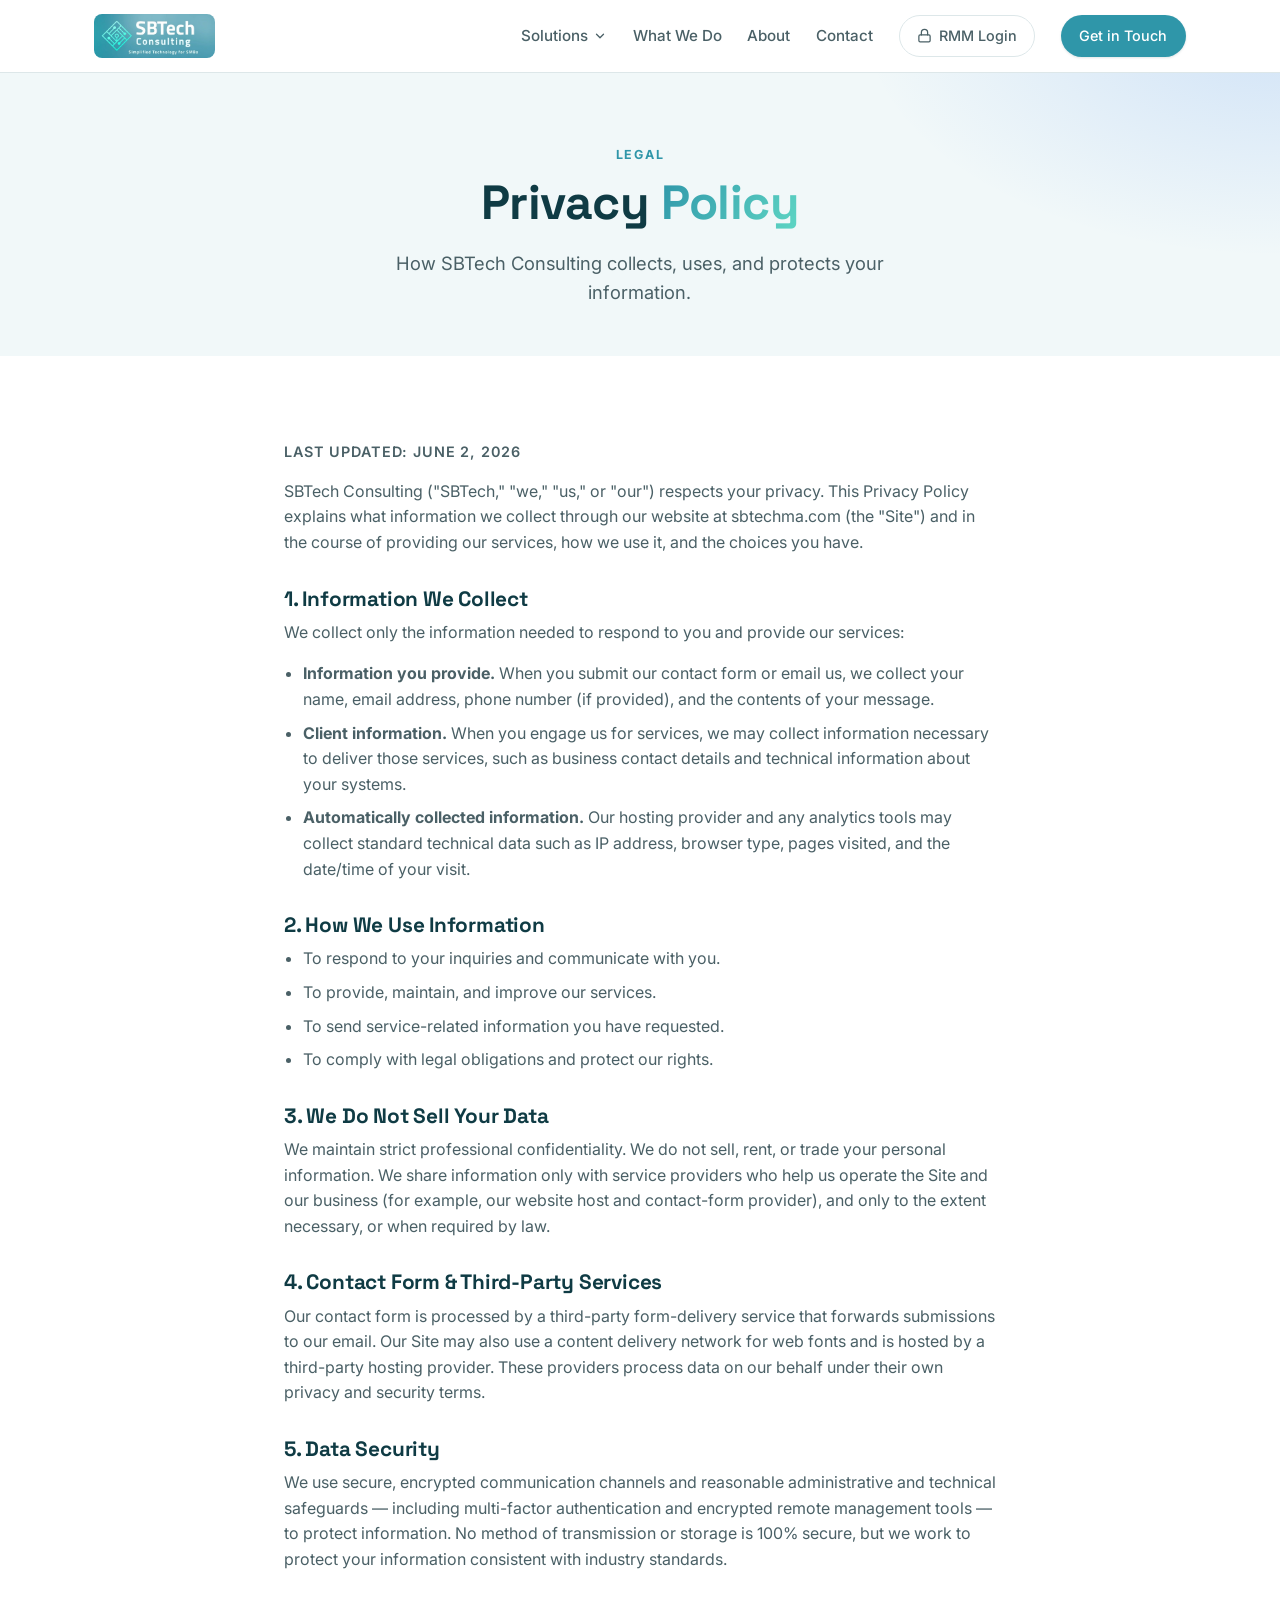
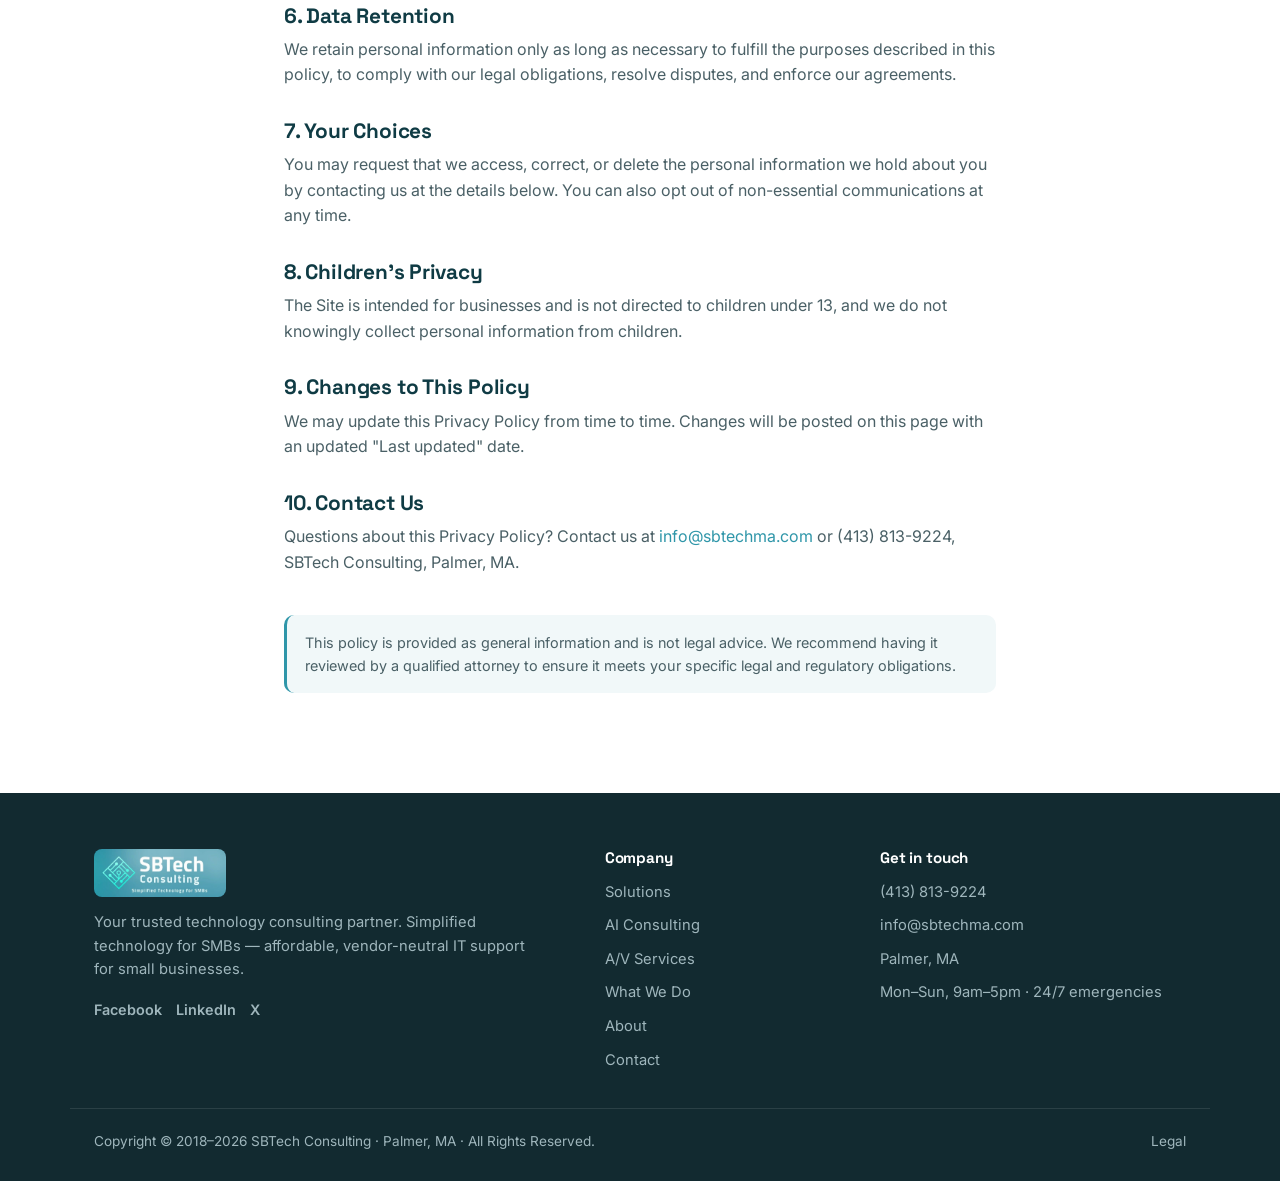
<file: privacy.html>
<!DOCTYPE html>
<html lang="en">
<head>
  <meta charset="UTF-8" />
  <meta name="viewport" content="width=device-width, initial-scale=1.0" />
  <title>Privacy Policy — SBTech Consulting</title>
  <meta name="description" content="Privacy Policy for SBTech Consulting — how we collect, use, and protect your information." />
  <meta name="robots" content="index, follow" />
  <link rel="canonical" href="https://sbtechma.com/privacy.html" />

  <!-- Open Graph / social -->
  <meta property="og:site_name" content="SBTech Consulting" />
  <meta property="og:title" content="Privacy Policy — SBTech Consulting" />
  <meta property="og:description" content="How SBTech Consulting collects, uses, and protects your information." />
  <meta property="og:type" content="website" />
  <meta property="og:url" content="https://sbtechma.com/privacy.html" />
  <meta property="og:image" content="https://sbtechma.com/assets/og-image.png" />
  <meta property="og:image:width" content="1200" />
  <meta property="og:image:height" content="630" />
  <meta property="og:image:alt" content="SBTech Consulting — Simplified Technology for SMBs" />
  <meta name="twitter:card" content="summary_large_image" />
  <meta name="twitter:image" content="https://sbtechma.com/assets/og-image.png" />

  <link rel="icon" type="image/png" href="assets/favicon.png" />
  <link rel="apple-touch-icon" href="assets/favicon.png" />
  <link rel="preconnect" href="https://fonts.googleapis.com" />
  <link rel="preconnect" href="https://fonts.gstatic.com" crossorigin />
  <link href="https://fonts.googleapis.com/css2?family=Inter:wght@400;500;600;700;800&family=Space+Grotesk:wght@500;600;700&display=swap" rel="stylesheet" />
  <link rel="stylesheet" href="styles.css?v=2" />
</head>
<body>
  <header class="site-header" id="top">
    <div class="container header-inner">
      <a href="index.html" class="brand" aria-label="SBTech Consulting home">
        <img src="assets/logo.png" alt="SBTech Consulting — Simplified Technology for SMBs" class="brand-logo" />
      </a>
      <nav class="nav" id="nav">
        <div class="nav-item has-dropdown">
          <a href="index.html#services" class="nav-link">Solutions
            <svg class="caret" viewBox="0 0 24 24" fill="none" stroke="currentColor" stroke-width="2.2" stroke-linecap="round" stroke-linejoin="round" aria-hidden="true"><path d="m6 9 6 6 6-6"/></svg>
          </a>
          <div class="dropdown">
            <a href="index.html#services">IT Services</a>
            <a href="index.html#av">A/V Services</a>
            <a href="index.html#ai">AI Consulting</a>
          </div>
        </div>
        <a href="index.html#areas">What We Do</a>
        <a href="index.html#about">About</a>
        <a href="contact.html">Contact</a>
        <a href="https://www.am.remote.management/dashboard/" target="_blank" rel="noopener" class="btn btn-ghost nav-login">
          <svg viewBox="0 0 24 24" fill="none" stroke="currentColor" stroke-width="2" stroke-linecap="round" stroke-linejoin="round" aria-hidden="true"><rect x="3" y="11" width="18" height="11" rx="2"/><path d="M7 11V7a5 5 0 0 1 10 0v4"/></svg>
          RMM Login
        </a>
        <a href="contact.html" class="btn btn-primary nav-cta">Get in Touch</a>
      </nav>
      <button class="nav-toggle" id="navToggle" aria-label="Toggle menu" aria-expanded="false">
        <span></span><span></span><span></span>
      </button>
    </div>
  </header>

  <main>
    <section class="page-hero">
      <div class="container">
        <p class="eyebrow">Legal</p>
        <h1>Privacy <span class="grad">Policy</span></h1>
        <p class="lead">How SBTech Consulting collects, uses, and protects your information.</p>
      </div>
    </section>

    <section class="section">
      <div class="container legal">
        <p class="legal-meta">Last updated: June 2, 2026</p>

        <p>
          SBTech Consulting ("SBTech," "we," "us," or "our") respects your privacy. This
          Privacy Policy explains what information we collect through our website at
          sbtechma.com (the "Site") and in the course of providing our services, how we use
          it, and the choices you have.
        </p>

        <h2>1. Information We Collect</h2>
        <p>We collect only the information needed to respond to you and provide our services:</p>
        <ul>
          <li><strong>Information you provide.</strong> When you submit our contact form or
            email us, we collect your name, email address, phone number (if provided), and
            the contents of your message.</li>
          <li><strong>Client information.</strong> When you engage us for services, we may
            collect information necessary to deliver those services, such as business contact
            details and technical information about your systems.</li>
          <li><strong>Automatically collected information.</strong> Our hosting provider and
            any analytics tools may collect standard technical data such as IP address,
            browser type, pages visited, and the date/time of your visit.</li>
        </ul>

        <h2>2. How We Use Information</h2>
        <ul>
          <li>To respond to your inquiries and communicate with you.</li>
          <li>To provide, maintain, and improve our services.</li>
          <li>To send service-related information you have requested.</li>
          <li>To comply with legal obligations and protect our rights.</li>
        </ul>

        <h2>3. We Do Not Sell Your Data</h2>
        <p>
          We maintain strict professional confidentiality. We do not sell, rent, or trade
          your personal information. We share information only with service providers who help
          us operate the Site and our business (for example, our website host and contact-form
          provider), and only to the extent necessary, or when required by law.
        </p>

        <h2>4. Contact Form &amp; Third-Party Services</h2>
        <p>
          Our contact form is processed by a third-party form-delivery service that forwards
          submissions to our email. Our Site may also use a content delivery network for web
          fonts and is hosted by a third-party hosting provider. These providers process data
          on our behalf under their own privacy and security terms.
        </p>

        <h2>5. Data Security</h2>
        <p>
          We use secure, encrypted communication channels and reasonable administrative and
          technical safeguards — including multi-factor authentication and encrypted remote
          management tools — to protect information. No method of transmission or storage is
          100% secure, but we work to protect your information consistent with industry
          standards.
        </p>

        <h2>6. Data Retention</h2>
        <p>
          We retain personal information only as long as necessary to fulfill the purposes
          described in this policy, to comply with our legal obligations, resolve disputes,
          and enforce our agreements.
        </p>

        <h2>7. Your Choices</h2>
        <p>
          You may request that we access, correct, or delete the personal information we hold
          about you by contacting us at the details below. You can also opt out of
          non-essential communications at any time.
        </p>

        <h2>8. Children's Privacy</h2>
        <p>
          The Site is intended for businesses and is not directed to children under 13, and we
          do not knowingly collect personal information from children.
        </p>

        <h2>9. Changes to This Policy</h2>
        <p>
          We may update this Privacy Policy from time to time. Changes will be posted on this
          page with an updated "Last updated" date.
        </p>

        <h2>10. Contact Us</h2>
        <p>
          Questions about this Privacy Policy? Contact us at
          <a href="mailto:info@sbtechma.com">info@sbtechma.com</a> or (413) 813-9224,
          SBTech Consulting, Palmer, MA.
        </p>

        <p class="legal-disclaimer">
          This policy is provided as general information and is not legal advice. We recommend
          having it reviewed by a qualified attorney to ensure it meets your specific legal
          and regulatory obligations.
        </p>
      </div>
    </section>
  </main>

  <footer class="site-footer">
    <div class="container footer-grid">
      <div>
        <a href="index.html" class="brand brand-footer" aria-label="SBTech Consulting home">
          <img src="assets/logo.png" alt="SBTech Consulting" class="brand-logo" />
        </a>
        <p class="footer-blurb">Your trusted technology consulting partner. Simplified technology for SMBs — affordable, vendor-neutral IT support for small businesses.</p>
        <div class="social">
          <a href="https://facebook.com/SBTechOnline/" target="_blank" rel="noopener">Facebook</a>
          <a href="https://linkedin.com/in/joseph-nompleggi-0834941b" target="_blank" rel="noopener">LinkedIn</a>
          <a href="https://x.com/NompleggiJoseph" target="_blank" rel="noopener">X</a>
        </div>
      </div>
      <div class="footer-col">
        <h4>Company</h4>
        <a href="index.html#services">Solutions</a>
        <a href="index.html#ai">AI Consulting</a>
        <a href="index.html#av">A/V Services</a>
        <a href="index.html#areas">What We Do</a>
        <a href="index.html#about">About</a>
        <a href="contact.html">Contact</a>
      </div>
      <div class="footer-col">
        <h4>Get in touch</h4>
        <a href="tel:+14138139224">(413) 813-9224</a>
        <a href="mailto:info@sbtechma.com">info@sbtechma.com</a>
        <span>Palmer, MA</span>
        <span>Mon–Sun, 9am–5pm · 24/7 emergencies</span>
      </div>
    </div>
    <div class="container footer-bottom">
      <p>Copyright © 2018–<span id="year"></span> SBTech Consulting · Palmer, MA · All Rights Reserved.</p>
      <p class="footer-legal">
        <a href="legal.html">Legal</a>
      </p>
    </div>
  </footer>

  <script src="script.js?v=2"></script>
</body>
</html>
</file>
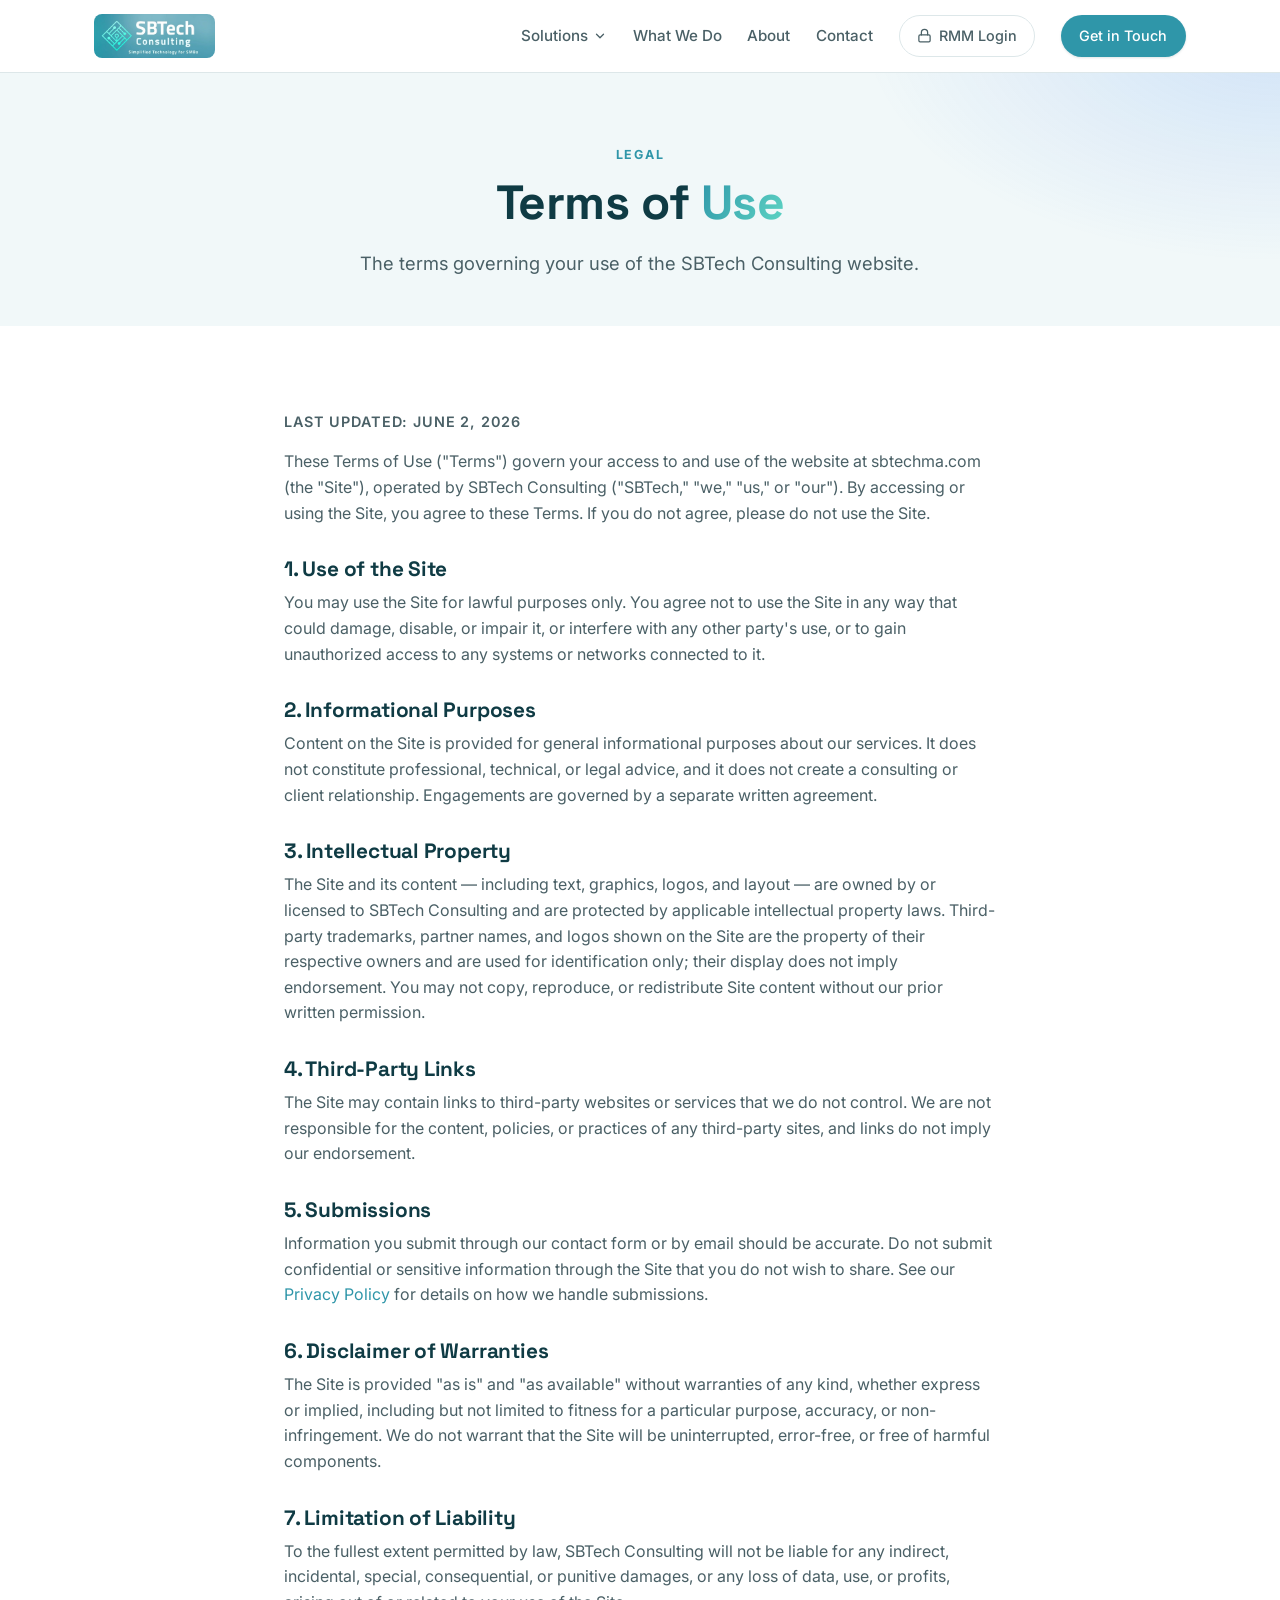
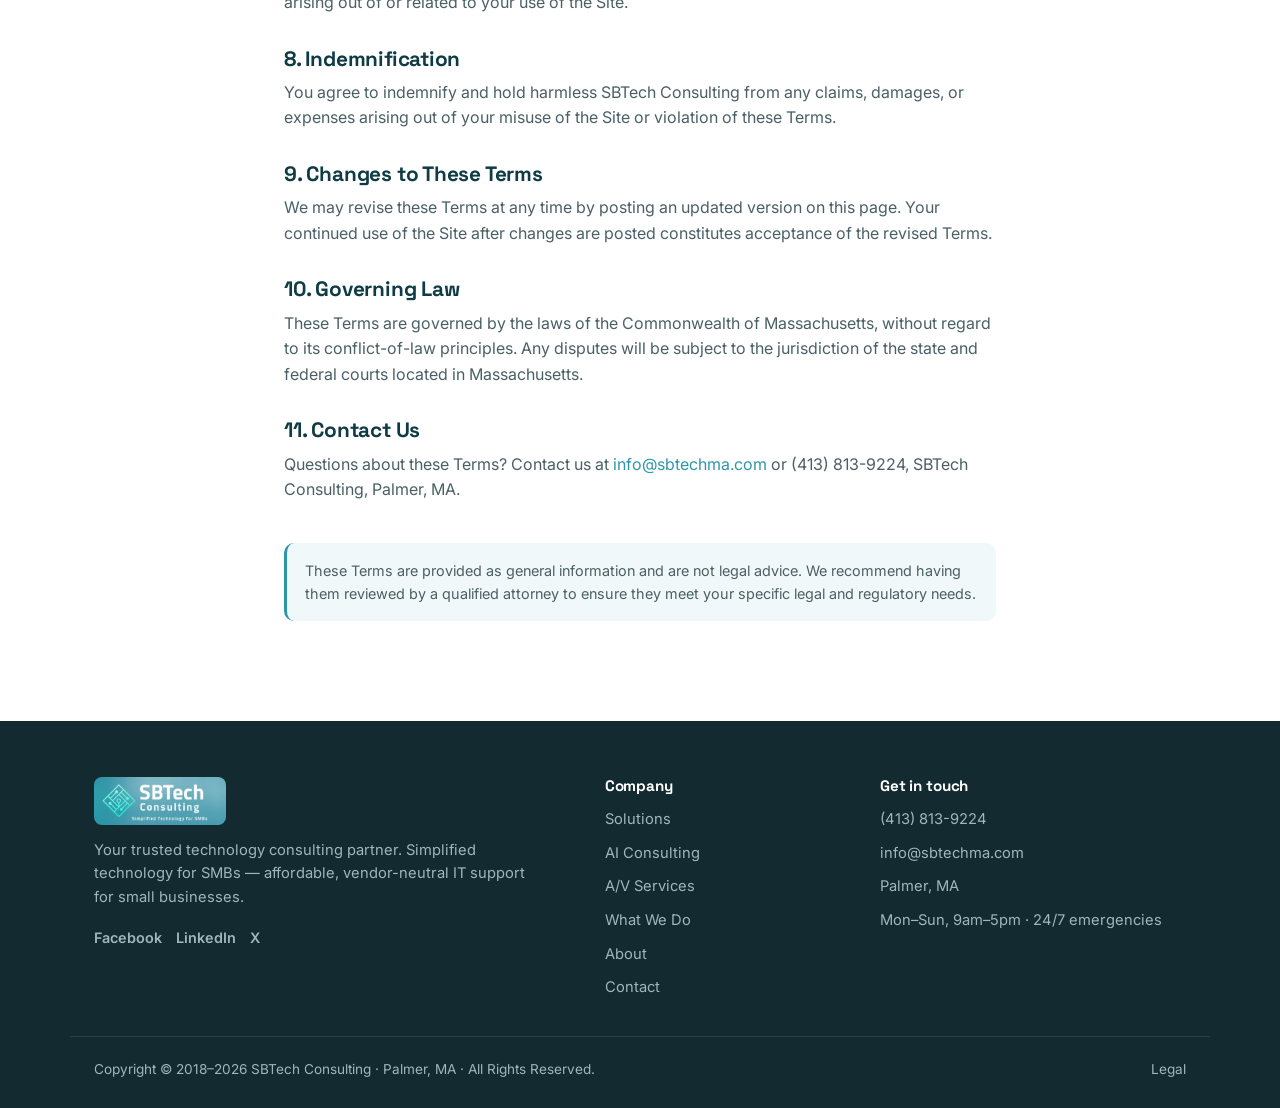
<file: terms.html>
<!DOCTYPE html>
<html lang="en">
<head>
  <meta charset="UTF-8" />
  <meta name="viewport" content="width=device-width, initial-scale=1.0" />
  <title>Terms of Use — SBTech Consulting</title>
  <meta name="description" content="Terms of Use governing your use of the SBTech Consulting website." />
  <meta name="robots" content="index, follow" />
  <link rel="canonical" href="https://sbtechma.com/terms.html" />

  <!-- Open Graph / social -->
  <meta property="og:site_name" content="SBTech Consulting" />
  <meta property="og:title" content="Terms of Use — SBTech Consulting" />
  <meta property="og:description" content="The terms governing your use of the SBTech Consulting website." />
  <meta property="og:type" content="website" />
  <meta property="og:url" content="https://sbtechma.com/terms.html" />
  <meta property="og:image" content="https://sbtechma.com/assets/og-image.png" />
  <meta property="og:image:width" content="1200" />
  <meta property="og:image:height" content="630" />
  <meta property="og:image:alt" content="SBTech Consulting — Simplified Technology for SMBs" />
  <meta name="twitter:card" content="summary_large_image" />
  <meta name="twitter:image" content="https://sbtechma.com/assets/og-image.png" />

  <link rel="icon" type="image/png" href="assets/favicon.png" />
  <link rel="apple-touch-icon" href="assets/favicon.png" />
  <link rel="preconnect" href="https://fonts.googleapis.com" />
  <link rel="preconnect" href="https://fonts.gstatic.com" crossorigin />
  <link href="https://fonts.googleapis.com/css2?family=Inter:wght@400;500;600;700;800&family=Space+Grotesk:wght@500;600;700&display=swap" rel="stylesheet" />
  <link rel="stylesheet" href="styles.css?v=2" />
</head>
<body>
  <header class="site-header" id="top">
    <div class="container header-inner">
      <a href="index.html" class="brand" aria-label="SBTech Consulting home">
        <img src="assets/logo.png" alt="SBTech Consulting — Simplified Technology for SMBs" class="brand-logo" />
      </a>
      <nav class="nav" id="nav">
        <div class="nav-item has-dropdown">
          <a href="index.html#services" class="nav-link">Solutions
            <svg class="caret" viewBox="0 0 24 24" fill="none" stroke="currentColor" stroke-width="2.2" stroke-linecap="round" stroke-linejoin="round" aria-hidden="true"><path d="m6 9 6 6 6-6"/></svg>
          </a>
          <div class="dropdown">
            <a href="index.html#services">IT Services</a>
            <a href="index.html#av">A/V Services</a>
            <a href="index.html#ai">AI Consulting</a>
          </div>
        </div>
        <a href="index.html#areas">What We Do</a>
        <a href="index.html#about">About</a>
        <a href="contact.html">Contact</a>
        <a href="https://www.am.remote.management/dashboard/" target="_blank" rel="noopener" class="btn btn-ghost nav-login">
          <svg viewBox="0 0 24 24" fill="none" stroke="currentColor" stroke-width="2" stroke-linecap="round" stroke-linejoin="round" aria-hidden="true"><rect x="3" y="11" width="18" height="11" rx="2"/><path d="M7 11V7a5 5 0 0 1 10 0v4"/></svg>
          RMM Login
        </a>
        <a href="contact.html" class="btn btn-primary nav-cta">Get in Touch</a>
      </nav>
      <button class="nav-toggle" id="navToggle" aria-label="Toggle menu" aria-expanded="false">
        <span></span><span></span><span></span>
      </button>
    </div>
  </header>

  <main>
    <section class="page-hero">
      <div class="container">
        <p class="eyebrow">Legal</p>
        <h1>Terms of <span class="grad">Use</span></h1>
        <p class="lead">The terms governing your use of the SBTech Consulting website.</p>
      </div>
    </section>

    <section class="section">
      <div class="container legal">
        <p class="legal-meta">Last updated: June 2, 2026</p>

        <p>
          These Terms of Use ("Terms") govern your access to and use of the website at
          sbtechma.com (the "Site"), operated by SBTech Consulting ("SBTech," "we," "us," or
          "our"). By accessing or using the Site, you agree to these Terms. If you do not
          agree, please do not use the Site.
        </p>

        <h2>1. Use of the Site</h2>
        <p>
          You may use the Site for lawful purposes only. You agree not to use the Site in any
          way that could damage, disable, or impair it, or interfere with any other party's
          use, or to gain unauthorized access to any systems or networks connected to it.
        </p>

        <h2>2. Informational Purposes</h2>
        <p>
          Content on the Site is provided for general informational purposes about our
          services. It does not constitute professional, technical, or legal advice, and it
          does not create a consulting or client relationship. Engagements are governed by a
          separate written agreement.
        </p>

        <h2>3. Intellectual Property</h2>
        <p>
          The Site and its content — including text, graphics, logos, and layout — are owned
          by or licensed to SBTech Consulting and are protected by applicable intellectual
          property laws. Third-party trademarks, partner names, and logos shown on the Site
          are the property of their respective owners and are used for identification only;
          their display does not imply endorsement. You may not copy, reproduce, or
          redistribute Site content without our prior written permission.
        </p>

        <h2>4. Third-Party Links</h2>
        <p>
          The Site may contain links to third-party websites or services that we do not
          control. We are not responsible for the content, policies, or practices of any
          third-party sites, and links do not imply our endorsement.
        </p>

        <h2>5. Submissions</h2>
        <p>
          Information you submit through our contact form or by email should be accurate. Do
          not submit confidential or sensitive information through the Site that you do not
          wish to share. See our <a href="privacy.html">Privacy Policy</a> for details on how
          we handle submissions.
        </p>

        <h2>6. Disclaimer of Warranties</h2>
        <p>
          The Site is provided "as is" and "as available" without warranties of any kind,
          whether express or implied, including but not limited to fitness for a particular
          purpose, accuracy, or non-infringement. We do not warrant that the Site will be
          uninterrupted, error-free, or free of harmful components.
        </p>

        <h2>7. Limitation of Liability</h2>
        <p>
          To the fullest extent permitted by law, SBTech Consulting will not be liable for any
          indirect, incidental, special, consequential, or punitive damages, or any loss of
          data, use, or profits, arising out of or related to your use of the Site.
        </p>

        <h2>8. Indemnification</h2>
        <p>
          You agree to indemnify and hold harmless SBTech Consulting from any claims, damages,
          or expenses arising out of your misuse of the Site or violation of these Terms.
        </p>

        <h2>9. Changes to These Terms</h2>
        <p>
          We may revise these Terms at any time by posting an updated version on this page.
          Your continued use of the Site after changes are posted constitutes acceptance of
          the revised Terms.
        </p>

        <h2>10. Governing Law</h2>
        <p>
          These Terms are governed by the laws of the Commonwealth of Massachusetts, without
          regard to its conflict-of-law principles. Any disputes will be subject to the
          jurisdiction of the state and federal courts located in Massachusetts.
        </p>

        <h2>11. Contact Us</h2>
        <p>
          Questions about these Terms? Contact us at
          <a href="mailto:info@sbtechma.com">info@sbtechma.com</a> or (413) 813-9224,
          SBTech Consulting, Palmer, MA.
        </p>

        <p class="legal-disclaimer">
          These Terms are provided as general information and are not legal advice. We
          recommend having them reviewed by a qualified attorney to ensure they meet your
          specific legal and regulatory needs.
        </p>
      </div>
    </section>
  </main>

  <footer class="site-footer">
    <div class="container footer-grid">
      <div>
        <a href="index.html" class="brand brand-footer" aria-label="SBTech Consulting home">
          <img src="assets/logo.png" alt="SBTech Consulting" class="brand-logo" />
        </a>
        <p class="footer-blurb">Your trusted technology consulting partner. Simplified technology for SMBs — affordable, vendor-neutral IT support for small businesses.</p>
        <div class="social">
          <a href="https://facebook.com/SBTechOnline/" target="_blank" rel="noopener">Facebook</a>
          <a href="https://linkedin.com/in/joseph-nompleggi-0834941b" target="_blank" rel="noopener">LinkedIn</a>
          <a href="https://x.com/NompleggiJoseph" target="_blank" rel="noopener">X</a>
        </div>
      </div>
      <div class="footer-col">
        <h4>Company</h4>
        <a href="index.html#services">Solutions</a>
        <a href="index.html#ai">AI Consulting</a>
        <a href="index.html#av">A/V Services</a>
        <a href="index.html#areas">What We Do</a>
        <a href="index.html#about">About</a>
        <a href="contact.html">Contact</a>
      </div>
      <div class="footer-col">
        <h4>Get in touch</h4>
        <a href="tel:+14138139224">(413) 813-9224</a>
        <a href="mailto:info@sbtechma.com">info@sbtechma.com</a>
        <span>Palmer, MA</span>
        <span>Mon–Sun, 9am–5pm · 24/7 emergencies</span>
      </div>
    </div>
    <div class="container footer-bottom">
      <p>Copyright © 2018–<span id="year"></span> SBTech Consulting · Palmer, MA · All Rights Reserved.</p>
      <p class="footer-legal">
        <a href="legal.html">Legal</a>
      </p>
    </div>
  </footer>

  <script src="script.js?v=2"></script>
</body>
</html>
</file>
<file: styles.css>
/* ===========================================================
   SBTech Consulting — styles
   =========================================================== */

:root {
  /* Brand palette sampled from the SBTech logo (teal gradient + mint accent) */
  --navy: #0f3b44;        /* deep teal — headings */
  --navy-800: #134e59;    /* dark teal — dark sections */
  --navy-700: #1d6f7e;    /* mid teal */
  --blue: #2f96a9;        /* primary teal (logo) */
  --blue-600: #1d6f7e;    /* darker teal — hover */
  --cyan: #5fd6c4;        /* mint accent (logo icon) */
  --ink: #122a30;
  --slate: #4a6066;
  --slate-300: #9fb6bc;
  --line: #dde7e9;
  --bg: #ffffff;
  --bg-soft: #f1f8f9;
  --white: #ffffff;
  --radius: 16px;
  --radius-sm: 10px;
  --shadow-sm: 0 1px 3px rgba(15, 59, 68, .08), 0 1px 2px rgba(15, 59, 68, .06);
  --shadow-md: 0 10px 30px rgba(15, 59, 68, .12);
  --shadow-lg: 0 24px 60px rgba(15, 59, 68, .20);
  --grad: linear-gradient(120deg, var(--blue), var(--cyan));
  --maxw: 1140px;
}

* { box-sizing: border-box; }

html { scroll-behavior: smooth; }

body {
  margin: 0;
  font-family: "Inter", system-ui, -apple-system, Segoe UI, Roboto, sans-serif;
  color: var(--ink);
  background: var(--bg);
  line-height: 1.6;
  -webkit-font-smoothing: antialiased;
}

h1, h2, h3, h4 {
  font-family: "Space Grotesk", "Inter", sans-serif;
  line-height: 1.15;
  margin: 0 0 .4em;
  color: var(--navy);
  letter-spacing: -0.01em;
}

p { margin: 0 0 1rem; }
a { color: var(--blue); text-decoration: none; }
a:hover { color: var(--blue-600); }
img { max-width: 100%; display: block; }

.container {
  width: 100%;
  max-width: var(--maxw);
  margin: 0 auto;
  padding: 0 24px;
}

.grad {
  background: var(--grad);
  -webkit-background-clip: text;
  background-clip: text;
  color: transparent;
}

.eyebrow {
  text-transform: uppercase;
  letter-spacing: .14em;
  font-size: .78rem;
  font-weight: 700;
  color: var(--blue);
  margin: 0 0 .6rem;
}

/* ---------- Buttons ---------- */
.btn {
  display: inline-flex;
  align-items: center;
  justify-content: center;
  gap: .5rem;
  padding: .8rem 1.4rem;
  border-radius: 999px;
  font-weight: 600;
  font-size: .95rem;
  cursor: pointer;
  border: 1px solid transparent;
  transition: transform .15s ease, box-shadow .15s ease, background .2s ease;
  white-space: nowrap;
}
.btn:active { transform: translateY(1px); }
.btn-primary { background: var(--blue); color: #fff; box-shadow: var(--shadow-sm); }
.btn-primary:hover { background: var(--blue-600); color: #fff; box-shadow: var(--shadow-md); }
.btn-ghost { background: transparent; color: var(--navy); border-color: var(--line); }
.btn-ghost:hover { border-color: var(--blue); color: var(--blue); }
.btn-light { background: #fff; color: var(--navy); }
.btn-light:hover { color: var(--blue); }
.btn-ghost-light { background: transparent; color: #fff; border-color: rgba(255,255,255,.4); }
.btn-ghost-light:hover { border-color: #fff; color: #fff; }
.btn-block { width: 100%; }

/* ---------- Header ---------- */
.site-header {
  position: sticky;
  top: 0;
  z-index: 50;
  background: rgba(255,255,255,.85);
  backdrop-filter: blur(10px);
  border-bottom: 1px solid var(--line);
}
.header-inner {
  display: flex;
  align-items: center;
  justify-content: space-between;
  height: 72px;
}
.brand {
  display: inline-flex;
  align-items: center;
  gap: .6rem;
  font-family: "Space Grotesk", sans-serif;
  font-weight: 700;
  font-size: 1.2rem;
  color: var(--navy);
}
.brand-mark {
  display: grid;
  place-items: center;
  width: 38px; height: 38px;
  border-radius: 10px;
  background: var(--grad);
  color: #fff;
  font-weight: 700;
  font-size: .95rem;
}
.brand-accent { color: var(--blue); }

/* Image logo */
.brand-logo { height: 44px; width: auto; display: block; border-radius: 8px; }
.brand-footer .brand-logo { height: 48px; }
.nav {
  display: flex;
  align-items: center;
  gap: 1.6rem;
}
.nav > a, .nav-link {
  color: var(--slate);
  font-weight: 500;
  font-size: .95rem;
  white-space: nowrap;
}
.nav > a:hover, .nav > a.active, .nav-link:hover { color: var(--navy); }

/* Dropdown menu */
.nav-item { position: relative; display: inline-flex; }
.nav-link {
  display: inline-flex;
  align-items: center;
  gap: .3rem;
  cursor: pointer;
}
.nav-link .caret {
  width: 14px; height: 14px;
  transition: transform .2s ease;
}
.nav-item:hover .nav-link .caret,
.nav-item:focus-within .nav-link .caret { transform: rotate(180deg); }
.dropdown {
  position: absolute;
  top: 100%;
  left: 0;
  min-width: 200px;
  background: #fff;
  border: 1px solid var(--line);
  border-radius: 12px;
  box-shadow: var(--shadow-md);
  padding: 8px;
  display: flex;
  flex-direction: column;
  gap: 2px;
  opacity: 0;
  visibility: hidden;
  transform: translateY(6px);
  transition: opacity .18s ease, transform .18s ease, visibility .18s;
  z-index: 60;
}
.nav-item:hover .dropdown,
.nav-item:focus-within .dropdown {
  opacity: 1;
  visibility: visible;
  transform: translateY(0);
}
.dropdown a {
  padding: 9px 12px;
  border-radius: 8px;
  color: var(--slate);
  font-size: .92rem;
  font-weight: 500;
  white-space: nowrap;
}
.dropdown a:hover { background: var(--bg-soft); color: var(--navy); }
.nav .nav-cta { color: #fff; }
.nav .nav-cta:hover { color: #fff; }
.nav .btn { padding: .55rem 1.1rem; font-size: .9rem; }
.nav-login { display: inline-flex; align-items: center; gap: .4rem; }
.nav-login svg { width: 15px; height: 15px; }

.nav-toggle {
  display: none;
  flex-direction: column;
  gap: 5px;
  background: none;
  border: 0;
  cursor: pointer;
  padding: 8px;
}
.nav-toggle span {
  width: 24px; height: 2px;
  background: var(--navy);
  border-radius: 2px;
  transition: .25s;
}

/* ---------- Hero ---------- */
.hero {
  position: relative;
  background:
    radial-gradient(900px 500px at 80% -10%, rgba(34,211,238,.18), transparent 60%),
    radial-gradient(700px 500px at 0% 0%, rgba(31,111,235,.16), transparent 55%),
    var(--bg-soft);
  padding: 84px 0 72px;
  overflow: hidden;
}
.hero-inner {
  display: grid;
  grid-template-columns: 1.15fr .85fr;
  gap: 48px;
  align-items: center;
}
.hero h1 {
  font-size: clamp(2.3rem, 5vw, 3.6rem);
  margin-bottom: .5em;
}
.tagline {
  font-family: "Space Grotesk", sans-serif;
  font-weight: 600;
  font-size: 1.1rem;
  color: var(--blue);
  margin: -0.2rem 0 1rem;
  letter-spacing: .01em;
}
.lead {
  font-size: 1.15rem;
  color: var(--slate);
  max-width: 32em;
}
.hero-actions {
  display: flex;
  gap: .8rem;
  flex-wrap: wrap;
  margin: 1.6rem 0 1.4rem;
}
.hero-badges {
  list-style: none;
  padding: 0; margin: 0;
  display: flex;
  flex-wrap: wrap;
  gap: 1rem 1.6rem;
  color: var(--slate);
  font-size: .92rem;
  font-weight: 500;
}

.hero-card {
  position: relative;
  background: var(--navy);
  color: #fff;
  border-radius: 20px;
  padding: 32px;
  box-shadow: var(--shadow-lg);
  overflow: hidden;
}
.hero-card-glow {
  position: absolute;
  inset: -40% -20% auto auto;
  width: 320px; height: 320px;
  background: var(--grad);
  filter: blur(60px);
  opacity: .35;
}
.hero-card-body { position: relative; }

/* Hero illustration */
.hero-image-wrap {
  position: relative;
  display: grid;
  place-items: center;
}
.hero-image-wrap .hero-card-glow {
  inset: 10% -10% auto auto;
  width: 360px; height: 360px;
  opacity: .25;
}
.hero-image {
  position: relative;
  width: 100%;
  max-width: 440px;
  border-radius: 20px;
  background: #fff;
  padding: 18px;
  box-shadow: var(--shadow-lg);
}
.hero-card-label {
  text-transform: uppercase;
  letter-spacing: .12em;
  font-size: .72rem;
  color: var(--cyan);
  font-weight: 700;
  margin-bottom: .8rem;
}
.hero-card-quote {
  font-family: "Space Grotesk", sans-serif;
  font-size: 1.25rem;
  line-height: 1.4;
  margin-bottom: 1.6rem;
}
.hero-card-meta {
  display: flex;
  align-items: center;
  gap: .8rem;
  border-top: 1px solid rgba(255,255,255,.14);
  padding-top: 1.2rem;
}
.hero-card-meta small { display: block; color: var(--slate-300); }
.avatar {
  display: grid;
  place-items: center;
  width: 44px; height: 44px;
  border-radius: 50%;
  background: var(--grad);
  font-weight: 700;
}

/* ---------- Stats ---------- */
.stats { background: var(--navy); color: #fff; }
.stats-grid {
  display: grid;
  grid-template-columns: repeat(4, 1fr);
  gap: 24px;
  padding: 36px 24px;
}
.stat { text-align: center; }
.stat strong {
  display: block;
  font-family: "Space Grotesk", sans-serif;
  font-size: 2rem;
  color: #fff;
}
.stat span { color: var(--slate-300); font-size: .9rem; }

/* ---------- Sections ---------- */
.section { padding: 84px 0; }
.section-alt { background: var(--bg-soft); }
.section-head { max-width: 42em; margin: 0 auto 48px; text-align: center; }
.section-head h2 { font-size: clamp(1.8rem, 3.5vw, 2.5rem); }
.section-sub { color: var(--slate); font-size: 1.05rem; }

/* ---------- Cards ---------- */
.cards {
  display: grid;
  grid-template-columns: repeat(4, 1fr);
  gap: 20px;
}
.card {
  background: #fff;
  border: 1px solid var(--line);
  border-radius: var(--radius);
  padding: 26px 22px;
  transition: transform .18s ease, box-shadow .18s ease, border-color .18s ease;
}
.card:hover {
  transform: translateY(-4px);
  box-shadow: var(--shadow-md);
  border-color: transparent;
}
.card-icon {
  font-size: 1.7rem;
  width: 52px; height: 52px;
  display: grid;
  place-items: center;
  border-radius: 12px;
  background: var(--bg-soft);
  margin-bottom: 14px;
}
.card h3 { font-size: 1.08rem; }
.card p { color: var(--slate); font-size: .95rem; margin: 0; }

/* Featured (AI) service card */
.card-featured {
  position: relative;
  background: linear-gradient(160deg, #103e47, #1d6f7e);
  border-color: transparent;
  color: #fff;
}
.card-featured h3 { color: #fff; }
.card-featured p { color: #d6eef0; }
.card-featured .card-icon { background: rgba(255,255,255,.12); }
.card-featured:hover { box-shadow: var(--shadow-lg); }
.card-badge {
  position: absolute;
  top: 16px; right: 16px;
  background: var(--cyan);
  color: #0f3b44;
  font-size: .68rem;
  font-weight: 800;
  letter-spacing: .08em;
  text-transform: uppercase;
  padding: 4px 10px;
  border-radius: 999px;
}
.card-link {
  display: inline-block;
  margin-top: 12px;
  color: var(--cyan);
  font-weight: 600;
  font-size: .92rem;
}
.card-link:hover { color: #fff; }

/* ---------- AI Consulting section ---------- */
.ai {
  position: relative;
  overflow: hidden;
  padding: 88px 0;
  background: linear-gradient(150deg, #0d3640 0%, #134e59 55%, #1d6f7e 100%);
  color: #fff;
}
.ai-bg { position: absolute; inset: 0; pointer-events: none; }
.ai-orb {
  position: absolute;
  border-radius: 50%;
  filter: blur(70px);
  opacity: .5;
}
.ai-orb-1 {
  width: 380px; height: 380px;
  background: radial-gradient(circle, var(--cyan), transparent 70%);
  top: -120px; right: -60px;
}
.ai-orb-2 {
  width: 320px; height: 320px;
  background: radial-gradient(circle, #2f96a9, transparent 70%);
  bottom: -120px; left: -80px;
}
.ai-grid {
  position: absolute;
  inset: 0;
  background-image:
    linear-gradient(rgba(255,255,255,.05) 1px, transparent 1px),
    linear-gradient(90deg, rgba(255,255,255,.05) 1px, transparent 1px);
  background-size: 44px 44px;
  mask-image: radial-gradient(ellipse at center, #000 30%, transparent 75%);
  -webkit-mask-image: radial-gradient(ellipse at center, #000 30%, transparent 75%);
}
.ai-inner { position: relative; }
.ai-head { max-width: 44em; margin: 0 auto 44px; text-align: center; }
.ai-head h2 { color: #fff; font-size: clamp(1.9rem, 3.6vw, 2.6rem); }
.ai-sub { color: #cfe7ea; font-size: 1.08rem; }
.eyebrow-light { color: var(--cyan); }

.ai-cards {
  display: grid;
  grid-template-columns: repeat(3, 1fr);
  gap: 18px;
}
.ai-card {
  background: rgba(255,255,255,.07);
  border: 1px solid rgba(255,255,255,.14);
  border-radius: var(--radius);
  padding: 26px 22px;
  backdrop-filter: blur(6px);
  transition: transform .18s ease, background .2s ease, border-color .2s ease;
}
.ai-card:hover {
  transform: translateY(-4px);
  background: rgba(255,255,255,.12);
  border-color: var(--cyan);
}
.ai-card-icon {
  font-size: 1.6rem;
  width: 50px; height: 50px;
  display: grid; place-items: center;
  border-radius: 12px;
  background: rgba(255,255,255,.12);
  margin-bottom: 14px;
}
.ai-card h3 { color: #fff; font-size: 1.1rem; }
.ai-card p { color: #cfe7ea; font-size: .95rem; margin: 0; }

.ai-cta {
  margin-top: 40px;
  text-align: center;
  display: flex;
  flex-direction: column;
  align-items: center;
  gap: 16px;
}
.ai-cta p { color: #eafafb; font-size: 1.12rem; max-width: 36em; margin: 0; }
.ai-cta em { color: var(--cyan); font-style: normal; font-weight: 700; }

.av-cta { text-align: center; margin-top: 36px; }

/* ---------- Areas ---------- */
.areas {
  display: grid;
  grid-template-columns: repeat(3, 1fr);
  gap: 20px;
}
.area {
  background: #fff;
  border: 1px solid var(--line);
  border-radius: var(--radius);
  padding: 28px;
  position: relative;
}
.area-num {
  font-family: "Space Grotesk", sans-serif;
  font-weight: 700;
  color: var(--blue);
  opacity: .55;
  font-size: 1.1rem;
}
.area h3 { margin-top: .4rem; font-size: 1.15rem; }
.area p { color: var(--slate); margin: 0; font-size: .96rem; }
.area-cta {
  background: var(--navy);
  border-color: var(--navy);
  color: #fff;
  display: flex;
  flex-direction: column;
  gap: .5rem;
  align-items: flex-start;
}
.area-cta h3 { color: #fff; }
.area-cta p { color: var(--slate-300); }
.area-cta .btn { margin-top: auto; }

/* ---------- About ---------- */
.about-grid {
  display: grid;
  grid-template-columns: 1.1fr .9fr;
  gap: 56px;
  align-items: center;
}
.about-copy p { color: var(--slate); }
.about-points {
  list-style: none;
  margin: 0; padding: 0;
  display: grid;
  gap: 14px;
}
.about-points li {
  background: var(--bg-soft);
  border: 1px solid var(--line);
  border-left: 3px solid var(--blue);
  padding: 16px 18px;
  border-radius: var(--radius-sm);
  color: var(--slate);
}
.about-points strong { color: var(--navy); }

/* ---------- Partners ---------- */
.partners {
  list-style: none;
  margin: 0; padding: 0;
  display: flex;
  flex-wrap: wrap;
  justify-content: center;
  align-items: center;
  gap: 18px;
}
.partners li {
  background: #fff;
  border: 1px solid var(--line);
  border-radius: var(--radius-sm);
  padding: 18px 26px;
  box-shadow: var(--shadow-sm);
  display: grid;
  place-items: center;
  min-width: 150px;
  height: 92px;
  transition: transform .18s ease, box-shadow .18s ease;
}
.partners li:hover { transform: translateY(-3px); box-shadow: var(--shadow-md); }
.partners img {
  max-height: 48px;
  max-width: 150px;
  width: auto;
  object-fit: contain;
}

/* ---------- CTA ---------- */
.cta {
  background:
    radial-gradient(600px 300px at 90% 10%, rgba(34,211,238,.25), transparent 60%),
    var(--navy);
  color: #fff;
  padding: 72px 0;
}
.cta-inner { text-align: center; }
.cta h2 { color: #fff; font-size: clamp(1.7rem, 3vw, 2.3rem); }
.cta p { color: var(--slate-300); margin-bottom: 1.6rem; }
.cta .hero-actions { justify-content: center; }

/* ---------- Page hero (contact) ---------- */
.page-hero {
  background:
    radial-gradient(700px 400px at 100% -20%, rgba(31,111,235,.16), transparent 60%),
    var(--bg-soft);
  padding: 72px 0 48px;
  text-align: center;
}
.page-hero h1 { font-size: clamp(2rem, 4.5vw, 3rem); }
.page-hero .lead { margin: 0 auto; }

/* ---------- Contact ---------- */
.contact-section { padding-top: 56px; }
.contact-grid {
  display: grid;
  grid-template-columns: 1.3fr .9fr;
  gap: 40px;
  align-items: start;
}
.contact-form-wrap {
  background: #fff;
  border: 1px solid var(--line);
  border-radius: var(--radius);
  padding: 32px;
  box-shadow: var(--shadow-md);
}
.field { margin-bottom: 18px; }
.field label {
  display: block;
  font-weight: 600;
  font-size: .9rem;
  margin-bottom: 6px;
  color: var(--navy);
}
.req { color: var(--blue); }
.field input,
.field textarea {
  width: 100%;
  padding: 12px 14px;
  border: 1px solid var(--line);
  border-radius: var(--radius-sm);
  font: inherit;
  color: var(--ink);
  background: var(--bg-soft);
  transition: border-color .15s, box-shadow .15s, background .15s;
}
.field input:focus,
.field textarea:focus {
  outline: none;
  border-color: var(--blue);
  background: #fff;
  box-shadow: 0 0 0 3px rgba(31,111,235,.15);
}
.field textarea { resize: vertical; }
.form-note {
  margin: 14px 0 0;
  font-size: .92rem;
  font-weight: 600;
  min-height: 1.2em;
}
.form-note.ok { color: #15803d; }
.form-note.err { color: #b91c1c; }
.form-fineprint { margin: 14px 0 0; font-size: .88rem; color: var(--slate); }
.hp-field { position: absolute !important; left: -9999px; opacity: 0; height: 0; width: 0; }
.btn[disabled] { opacity: .6; cursor: progress; }

.contact-details { display: grid; gap: 20px; }
.detail-card {
  background: #fff;
  border: 1px solid var(--line);
  border-radius: var(--radius);
  padding: 26px;
}
.detail-card h3 { font-size: 1.1rem; margin-bottom: 1rem; }
.detail-list { list-style: none; margin: 0; padding: 0; display: grid; gap: 16px; }
.detail-list li { display: grid; gap: 2px; }
.detail-label {
  text-transform: uppercase;
  letter-spacing: .1em;
  font-size: .72rem;
  font-weight: 700;
  color: var(--slate-300);
}
.detail-list em { color: var(--blue); font-style: normal; font-weight: 600; }

/* ---------- Footer ---------- */
.site-footer { background: var(--ink); color: var(--slate-300); padding: 56px 0 28px; }
.footer-grid {
  display: grid;
  grid-template-columns: 2fr 1fr 1.3fr;
  gap: 40px;
  padding-bottom: 36px;
  border-bottom: 1px solid rgba(255,255,255,.1);
}
.brand-footer { color: #fff; margin-bottom: 14px; }
.footer-blurb { max-width: 30em; font-size: .92rem; }
.footer-col { display: flex; flex-direction: column; gap: 10px; }
.footer-col h4 { color: #fff; font-size: .95rem; margin-bottom: 4px; }
.footer-col a, .footer-col span { color: var(--slate-300); font-size: .92rem; }
.footer-col a:hover { color: #fff; }
.social { display: flex; gap: 14px; margin-top: 14px; }
.social a { color: var(--slate-300); font-weight: 600; font-size: .9rem; }
.social a:hover { color: var(--cyan); }
.footer-bottom {
  padding-top: 22px;
  font-size: .85rem;
  display: flex;
  flex-wrap: wrap;
  justify-content: space-between;
  gap: 8px 20px;
}
.footer-bottom p { margin: 0; }
.footer-legal { display: flex; gap: 10px; align-items: center; }
.footer-legal a { color: var(--slate-300); }
.footer-legal a:hover { color: #fff; }

/* ---------- Legal pages ---------- */
.legal {
  max-width: 760px;
  margin: 0 auto;
}
.legal h2 {
  font-size: 1.3rem;
  margin-top: 2rem;
}
.legal p, .legal li { color: var(--slate); }
.legal ul { padding-left: 1.2rem; margin: 0 0 1rem; }
.legal li { margin-bottom: .5rem; }
.legal-meta {
  color: var(--slate-300);
  font-size: .9rem;
  font-weight: 600;
  text-transform: uppercase;
  letter-spacing: .06em;
}
.legal-disclaimer {
  margin-top: 2.5rem;
  padding: 16px 18px;
  background: var(--bg-soft);
  border-left: 3px solid var(--blue);
  border-radius: var(--radius-sm);
  font-size: .9rem;
  color: var(--slate);
}
.legal-download { margin: -8px 0 8px; font-size: .92rem; font-weight: 600; }

/* Legal tables (agreements) */
.legal-table-wrap { overflow-x: auto; margin: 1rem 0 1.6rem; }
.legal-table {
  border-collapse: collapse;
  width: 100%;
  font-size: .92rem;
}
.legal-table th, .legal-table td {
  border: 1px solid var(--line);
  padding: 10px 12px;
  text-align: left;
  vertical-align: top;
  color: var(--slate);
}
.legal-table th { background: var(--bg-soft); color: var(--navy); font-weight: 700; }

/* Legal hub page */
.legal-hub { max-width: 760px; margin: 0 auto; display: grid; gap: 16px; }
.legal-doc {
  display: block;
  background: #fff;
  border: 1px solid var(--line);
  border-radius: var(--radius);
  padding: 22px 24px;
  transition: transform .15s ease, box-shadow .15s ease, border-color .15s ease;
}
.legal-doc:hover { transform: translateY(-3px); box-shadow: var(--shadow-md); border-color: var(--blue); }
.legal-doc h3 { font-size: 1.15rem; margin-bottom: .35rem; color: var(--navy); }
.legal-doc p { color: var(--slate); margin: 0; font-size: .95rem; }
.legal-doc .legal-doc-go { color: var(--blue); font-weight: 600; font-size: .9rem; display: inline-block; margin-top: .6rem; }

/* ---------- Responsive ---------- */
@media (max-width: 980px) {
  .hero-inner, .about-grid, .contact-grid { grid-template-columns: 1fr; }
  .cards { grid-template-columns: repeat(2, 1fr); }
  .areas { grid-template-columns: repeat(2, 1fr); }
  .ai-cards { grid-template-columns: repeat(2, 1fr); }
  .hero-card { max-width: 480px; }
}

@media (max-width: 1024px) {
  .nav {
    position: fixed;
    inset: 72px 0 auto 0;
    flex-direction: column;
    align-items: stretch;
    background: #fff;
    border-bottom: 1px solid var(--line);
    padding: 16px 24px 24px;
    gap: .5rem;
    transform: translateY(-120%);
    transition: transform .28s ease;
    box-shadow: var(--shadow-md);
  }
  .nav.open { transform: translateY(0); }
  .nav > a { padding: 10px 0; }
  .nav .nav-cta { margin-top: 6px; }
  /* Dropdown expands inline inside the mobile menu */
  .nav-item { display: block; width: 100%; }
  .nav-link { padding: 10px 0; }
  .nav-link .caret { display: none; }
  .dropdown {
    position: static;
    opacity: 1;
    visibility: visible;
    transform: none;
    min-width: 0;
    padding: 0 0 4px 14px;
    margin: 0 0 4px 4px;
    border: none;
    border-left: 2px solid var(--line);
    border-radius: 0;
    box-shadow: none;
    background: transparent;
  }
  .dropdown a { padding: 8px 0; }
  .nav-toggle { display: flex; }
  .nav-toggle[aria-expanded="true"] span:nth-child(1) { transform: translateY(7px) rotate(45deg); }
  .nav-toggle[aria-expanded="true"] span:nth-child(2) { opacity: 0; }
  .nav-toggle[aria-expanded="true"] span:nth-child(3) { transform: translateY(-7px) rotate(-45deg); }
  .stats-grid { grid-template-columns: repeat(2, 1fr); gap: 28px; }
  .footer-grid { grid-template-columns: 1fr; gap: 28px; }
  .section { padding: 60px 0; }
}

@media (max-width: 480px) {
  .cards, .areas, .ai-cards { grid-template-columns: 1fr; }
}
</file>
